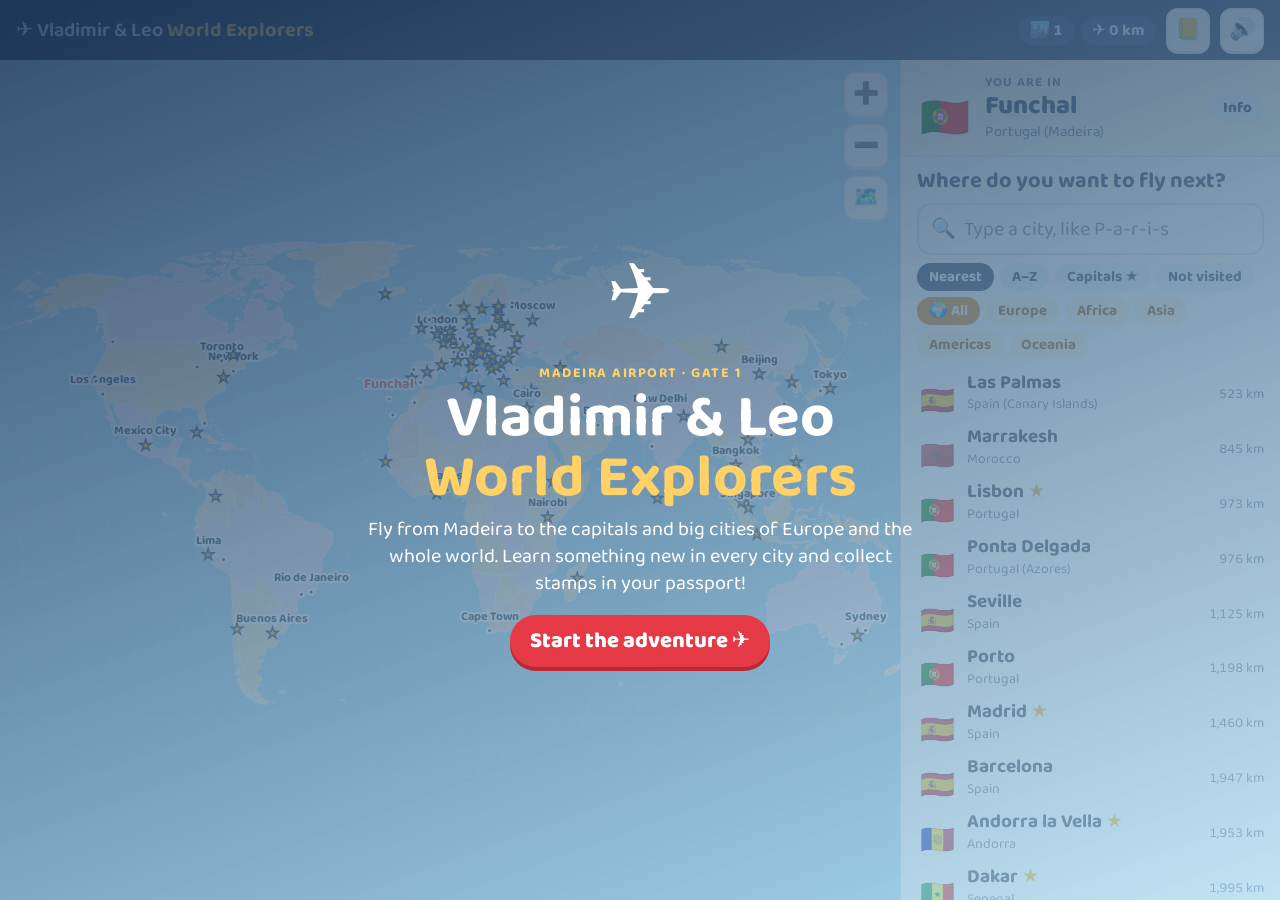
<file: vladimir-and-leo/index.html>
<!doctype html>
<html lang="en">
<head>
<meta charset="utf-8">
<meta name="viewport" content="width=device-width, initial-scale=1, viewport-fit=cover">
<title>Vladimir &amp; Leo World Explorers</title>
<meta name="description" content="A kids' travel game: fly from Madeira Airport to the big cities of Europe and the world and learn about each one.">
<link rel="icon" href="data:image/svg+xml,<svg xmlns='http://www.w3.org/2000/svg' viewBox='0 0 100 100'><text y='.9em' font-size='90'>✈️</text></svg>">
<link rel="preconnect" href="https://fonts.googleapis.com">
<link rel="preconnect" href="https://fonts.gstatic.com" crossorigin>
<link href="https://fonts.googleapis.com/css2?family=Baloo+2:wght@500;600;700;800&display=swap" rel="stylesheet">
<link rel="stylesheet" href="style.css">
</head>
<body>

<!-- Ecranul de start -->
<div class="overlay start" id="start">
  <div class="start-card">
    <div class="start-plane" aria-hidden="true">✈️</div>
    <p class="eyebrow">Madeira Airport · Gate 1</p>
    <h1>Vladimir &amp; Leo<br><span>World Explorers</span></h1>
    <p class="lead">Fly from Madeira to the capitals and big cities of Europe and the whole world. Learn something new in every city and collect stamps in your passport!</p>
    <div class="start-buttons">
      <button class="btn primary" id="start-btn">Start the adventure ✈️</button>
      <button class="btn ghost" id="new-btn" hidden>New journey from Madeira</button>
    </div>
  </div>
</div>

<div class="app" id="app">
  <header class="topbar">
    <div class="brand"><span aria-hidden="true">✈️</span> Vladimir &amp; Leo <b>World Explorers</b></div>
    <div class="chips">
      <span class="chip" id="chip-cities" title="Cities visited">🏙️ 1</span>
      <span class="chip" id="chip-km" title="Kilometers flown">✈️ 0 km</span>
    </div>
    <button class="icon" id="passport-btn" aria-label="Passport">📒</button>
    <button class="icon" id="sound-btn" aria-label="Sound">🔊</button>
  </header>

  <main class="main">
    <section class="map-wrap" id="map-wrap">
      <svg id="map" role="img" aria-label="World map with cities"></svg>
      <div class="tooltip" id="tooltip" hidden></div>
      <div class="map-controls">
        <button class="icon" id="zoom-in" aria-label="Zoom in">➕</button>
        <button class="icon" id="zoom-out" aria-label="Zoom out">➖</button>
        <button class="icon" id="zoom-home" aria-label="Show the whole world">🗺️</button>
      </div>
      <button class="btn primary map-fly" id="map-fly" hidden></button>
    </section>

    <aside class="panel" id="panel">
      <div class="here">
        <div class="here-flag" id="here-flag"></div>
        <div>
          <div class="label">You are in</div>
          <div class="here-name" id="here-name"></div>
          <div class="here-country" id="here-country"></div>
        </div>
        <button class="btn small" id="info-btn">Info</button>
      </div>

      <div id="choose">
        <h2>Where do you want to fly next?</h2>
        <div class="search">
          <span aria-hidden="true">🔍</span>
          <input id="search" type="search" placeholder="Type a city, like P-a-r-i-s" autocomplete="off" aria-label="Search for a city">
        </div>
        <div class="filters" role="group" aria-label="Sort and filter">
          <button class="filter on" data-sort="near">Nearest</button>
          <button class="filter" data-sort="az">A–Z</button>
          <button class="filter" data-sort="capitals">Capitals ★</button>
          <button class="filter" data-sort="new">Not visited</button>
        </div>
        <div class="filters regions" role="group" aria-label="Continent">
          <button class="filter on" data-region="all">🌍 All</button>
          <button class="filter" data-region="Europe">Europe</button>
          <button class="filter" data-region="Africa">Africa</button>
          <button class="filter" data-region="Asia">Asia</button>
          <button class="filter" data-region="Americas">Americas</button>
          <button class="filter" data-region="Oceania">Oceania</button>
        </div>
        <ul class="list" id="list" role="listbox" aria-label="Cities"></ul>
      </div>

      <div class="boarding" id="boarding" hidden>
        <div class="ticket">
          <div class="ticket-top">BOARDING PASS · Vladimir &amp; Leo</div>
          <div class="ticket-route">
            <div><small>From</small><b id="b-from"></b></div>
            <div class="ticket-plane" aria-hidden="true">✈️</div>
            <div><small>To</small><b id="b-to"></b></div>
          </div>
          <div class="ticket-info" id="b-info"></div>
          <div class="progress"><div id="b-progress"></div></div>
        </div>
      </div>
    </aside>
  </main>
</div>

<!-- Cardul orașului -->
<div class="overlay" id="city-card" hidden>
  <div class="card city">
    <div class="stamp" id="stamp" aria-hidden="true"></div>
    <div class="city-emoji" id="c-emoji"></div>
    <p class="eyebrow" id="c-eyebrow"></p>
    <h2 id="c-title"></h2>
    <div class="city-meta">
      <span class="city-flag" id="c-flag"></span>
      <span id="c-country"></span>
      <span class="tag" id="c-capital" hidden>★ Capital city</span>
    </div>
    <p class="airport-note" id="c-airport" hidden></p>
    <div class="hello" id="c-hello"></div>
    <ul class="facts" id="c-facts"></ul>
    <p class="food" id="c-food"></p>
    <div class="card-buttons">
      <button class="btn primary" id="next-btn">Where next? ✈️</button>
      <button class="btn ghost" id="card-passport">📒 Passport</button>
    </div>
  </div>
</div>

<!-- Pașaportul -->
<div class="overlay" id="passport" hidden>
  <div class="card passport">
    <button class="close" id="passport-close" aria-label="Close">✕</button>
    <div class="passport-head">
      <div class="passport-emblem" aria-hidden="true">🌍</div>
      <div>
        <p class="eyebrow">Explorer passport</p>
        <h2>Vladimir &amp; Leo</h2>
      </div>
    </div>
    <div class="stats" id="p-stats"></div>
    <h3>Badges</h3>
    <div class="badges" id="p-badges"></div>
    <h3>Stamps</h3>
    <div class="stamps" id="p-stamps"></div>
  </div>
</div>

<canvas id="confetti" aria-hidden="true"></canvas>

<script src="vendor/d3.min.js"></script>
<script src="vendor/topojson-client.min.js"></script>
<script src="data/world-50m.js"></script>
<script src="data/cities.js"></script>
<script src="data/world-cities.js"></script>
<script src="game.js"></script>
</body>
</html>
</file>
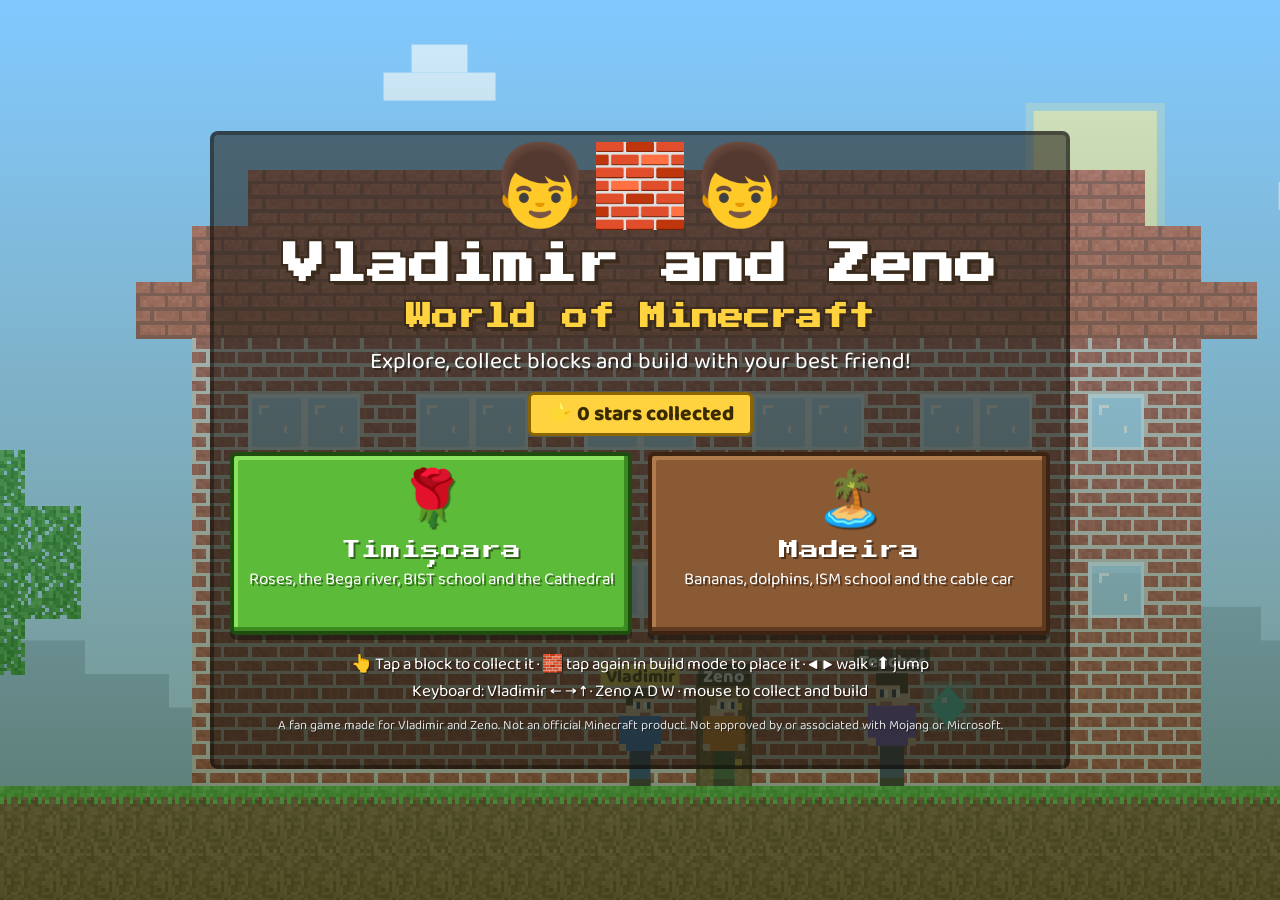
<file: vladimir-and-zeno/index.html>
<!doctype html>
<html lang="en">
<head>
<meta charset="utf-8">
<meta name="viewport" content="width=device-width, initial-scale=1, viewport-fit=cover">
<title>Vladimir and Zeno - World of Minecraft</title>
<meta name="description" content="A gentle block-building fan game for kids: explore Timișoara and Madeira with Vladimir and Zeno.">
<link rel="icon" href="data:image/svg+xml,<svg xmlns='http://www.w3.org/2000/svg' viewBox='0 0 100 100'><text y='.9em' font-size='90'>🧱</text></svg>">
<link rel="preconnect" href="https://fonts.googleapis.com">
<link rel="preconnect" href="https://fonts.gstatic.com" crossorigin>
<link href="https://fonts.googleapis.com/css2?family=Baloo+2:wght@500;700;800&family=Press+Start+2P&display=swap" rel="stylesheet">
<style>
/* Layout: lumea de blocuri e un canvas pe tot ecranul; meniul, HUD-ul și butoanele sunt straturi HTML deasupra. */
:root {
  --sky: #8fd3ff;
  --grass: #5dbb3a;
  --grass-dark: #3c8a22;
  --dirt: #8a5a35;
  --panel: rgba(28, 22, 16, 0.78);
  --panel-solid: #3b2b1d;
  --ink: #fffaf0;
  --muted: #e6d9c2;
  --gold: #ffd23f;
  --font: 'Baloo 2', 'Comic Sans MS', system-ui, sans-serif;
  --pixel: 'Press Start 2P', 'Courier New', monospace;
}
* { box-sizing: border-box; }
html, body {
  margin: 0;
  height: 100%;
  overflow: hidden;
  background: var(--sky);
  color: var(--ink);
  font-family: var(--font);
  -webkit-tap-highlight-color: transparent;
  overscroll-behavior: none;
}
button {
  font-family: inherit;
  color: inherit;
  border: none;
  cursor: pointer;
  -webkit-user-select: none;
  user-select: none;
  touch-action: none;
}
button:focus-visible { outline: 3px solid var(--gold); outline-offset: 2px; }
[hidden] { display: none !important; }

#world {
  position: fixed;
  inset: 0;
  width: 100%;
  height: 100%;
  display: block;
  touch-action: none;
  image-rendering: pixelated;
}

/* Butoanele „din blocuri” */
.block-btn {
  background: var(--grass);
  border: 4px solid #1f4d10;
  box-shadow: inset -4px -4px 0 var(--grass-dark), inset 4px 4px 0 #8be35f, 0 5px 0 rgba(0, 0, 0, 0.35);
  border-radius: 6px;
  color: #fff;
  text-shadow: 2px 2px 0 rgba(0, 0, 0, 0.45);
}
.block-btn:active { transform: translateY(3px); box-shadow: inset -4px -4px 0 var(--grass-dark), inset 4px 4px 0 #8be35f; }
.block-btn.dirt { background: var(--dirt); border-color: #3d2412; box-shadow: inset -4px -4px 0 #5e3b20, inset 4px 4px 0 #b07a4c, 0 5px 0 rgba(0, 0, 0, 0.35); }
.block-btn.stone { background: #8c8c8c; border-color: #3b3b3b; box-shadow: inset -4px -4px 0 #666, inset 4px 4px 0 #b5b5b5, 0 5px 0 rgba(0, 0, 0, 0.35); }

/* ---------- meniul principal ---------- */
.screen {
  position: fixed;
  inset: 0;
  overflow-y: auto;
  display: grid;
  place-items: center;
  padding: 16px;
  background: linear-gradient(rgba(143, 211, 255, 0.35), rgba(30, 60, 20, 0.55));
}
.menu {
  width: 100%;
  max-width: 860px;
  text-align: center;
  background: rgba(28, 22, 16, 0.55);
  border: 4px solid rgba(0, 0, 0, 0.35);
  border-radius: 8px;
  padding: 16px;
}
.title {
  font-family: var(--pixel);
  font-size: clamp(20px, 5.4vw, 42px);
  line-height: 1.35;
  margin: 6px 0 4px;
  color: #fff;
  text-shadow: 4px 4px 0 #3b2b1d, -2px -2px 0 #3b2b1d, 2px -2px 0 #3b2b1d, -2px 2px 0 #3b2b1d;
  text-wrap: balance;
}
.title small {
  display: block;
  font-size: 0.62em;
  color: var(--gold);
  margin-top: 6px;
}
.heroes { font-size: clamp(48px, 12vw, 80px); line-height: 1; }
.subtitle { font-size: clamp(18px, 4vw, 23px); color: #fff; text-shadow: 2px 2px 0 rgba(0, 0, 0, 0.4); margin: 8px 0 12px; }
.stars {
  display: inline-block;
  background: var(--gold);
  color: #3a2a00;
  font-weight: 800;
  font-size: 21px;
  padding: 2px 16px;
  border: 3px solid #8a6500;
  border-radius: 6px;
  margin-bottom: 16px;
}
.world-grid { display: grid; grid-template-columns: repeat(auto-fit, minmax(240px, 1fr)); gap: 16px; }
.world-btn {
  display: flex;
  flex-direction: column;
  align-items: center;
  gap: 2px;
  padding: 16px 12px 14px;
}
.world-btn .emoji { font-size: 54px; line-height: 1.1; }
.world-btn .name { font-family: var(--pixel); font-size: 20px; margin: 6px 0 4px; }
.world-btn .desc { font-size: 17px; }
.world-btn .done { font-size: 16px; color: var(--gold); min-height: 22px; }
.how { font-size: 17px; color: #fff; text-shadow: 1px 1px 0 rgba(0, 0, 0, 0.5); margin: 16px 0 6px; }
.disclaimer { font-size: 13px; color: #f3f3f3; opacity: 0.9; margin-top: 10px; text-shadow: 1px 1px 0 rgba(0, 0, 0, 0.5); }

/* ---------- HUD ---------- */
.topbar {
  position: fixed;
  top: 0;
  left: 0;
  right: 0;
  display: flex;
  align-items: center;
  gap: 8px;
  padding: calc(8px + env(safe-area-inset-top, 0px)) 10px 6px;
  pointer-events: none;
}
.topbar > * { pointer-events: auto; }
.icon-btn {
  width: 48px;
  height: 48px;
  flex: none;
  font-size: 23px;
  display: grid;
  place-items: center;
  padding: 0;
}
.quest {
  flex: 1;
  min-width: 0;
  background: var(--panel);
  border: 3px solid rgba(0, 0, 0, 0.5);
  border-radius: 6px;
  padding: 3px 12px;
  line-height: 1.1;
}
.quest-small { font-size: 14px; color: var(--muted); }
.quest-big {
  font-size: clamp(17px, 4.2vw, 25px);
  font-weight: 800;
  color: var(--gold);
  white-space: nowrap;
  overflow: hidden;
  text-overflow: ellipsis;
}
.counter {
  flex: none;
  background: var(--panel);
  border: 3px solid rgba(0, 0, 0, 0.5);
  border-radius: 6px;
  font-weight: 800;
  font-size: 20px;
  padding: 2px 10px;
}
.who-btn {
  flex: none;
  height: 48px;
  padding: 0 10px;
  font-size: 17px;
  font-weight: 800;
}

.pad {
  position: fixed;
  bottom: calc(12px + env(safe-area-inset-bottom, 0px));
  display: flex;
  gap: 10px;
}
.pad.left { left: 12px; }
.pad.right { right: 12px; }
.pad button { width: 70px; height: 70px; font-size: 30px; padding: 0; }

.hotbar {
  position: fixed;
  left: 50%;
  transform: translateX(-50%);
  bottom: calc(12px + env(safe-area-inset-bottom, 0px));
  display: flex;
  align-items: center;
  gap: 4px;
  background: var(--panel);
  border: 3px solid rgba(0, 0, 0, 0.6);
  border-radius: 6px;
  padding: 4px;
  max-width: calc(100% - 340px);
  overflow-x: auto;
}
.mode-btn { width: 56px; height: 56px; font-size: 26px; padding: 0; flex: none; }
.slot {
  position: relative;
  width: 48px;
  height: 48px;
  flex: none;
  background: rgba(255, 255, 255, 0.12);
  border: 3px solid rgba(0, 0, 0, 0.5);
  border-radius: 4px;
  padding: 3px;
}
.slot img { width: 100%; height: 100%; image-rendering: pixelated; display: block; }
.slot span {
  position: absolute;
  right: 2px;
  bottom: 0;
  font-weight: 800;
  font-size: 15px;
  text-shadow: 1px 1px 0 #000, -1px -1px 0 #000;
}
.slot.selected { border-color: var(--gold); background: rgba(255, 210, 63, 0.3); }
.slot-empty { font-size: 15px; color: var(--muted); padding: 0 8px; white-space: nowrap; }

.toast {
  position: fixed;
  left: 50%;
  top: calc(76px + env(safe-area-inset-top, 0px));
  transform: translateX(-50%);
  background: var(--panel-solid);
  border: 3px solid rgba(0, 0, 0, 0.6);
  border-radius: 6px;
  padding: 6px 16px;
  font-size: 20px;
  font-weight: 700;
  text-align: center;
  max-width: calc(100% - 32px);
  pointer-events: none;
}

/* ---------- carduri ---------- */
.overlay {
  position: fixed;
  inset: 0;
  display: grid;
  place-items: center;
  padding: 16px;
  background: rgba(0, 0, 0, 0.4);
  z-index: 5;
}
.card {
  width: 100%;
  max-width: 480px;
  background: var(--panel-solid);
  border: 4px solid #1c130b;
  box-shadow: inset -5px -5px 0 #2a1d12, inset 5px 5px 0 #5a4430, 0 8px 0 rgba(0, 0, 0, 0.4);
  border-radius: 8px;
  padding: 20px;
  text-align: center;
  animation: pop 0.4s ease-out;
}
@keyframes pop { from { transform: scale(0.4); opacity: 0; } to { transform: scale(1); opacity: 1; } }
.card .big { font-size: 80px; line-height: 1; }
.card h2 { font-family: var(--pixel); font-size: 20px; line-height: 1.5; color: var(--gold); margin: 10px 0; }
.card p { font-size: 20px; margin: 6px 0 16px; }
.btn-row { display: flex; flex-wrap: wrap; gap: 12px; justify-content: center; }
.btn-row button { font-size: 22px; font-weight: 800; padding: 8px 20px; }

#confetti { position: fixed; inset: 0; width: 100%; height: 100%; pointer-events: none; z-index: 20; }

@media (max-width: 700px) {
  .hotbar { bottom: calc(96px + env(safe-area-inset-bottom, 0px)); max-width: calc(100% - 24px); }
  .pad button { width: 64px; height: 64px; }
  .who-btn .who-name { display: none; }
  .icon-btn { width: 44px; height: 44px; font-size: 20px; }
  .counter { font-size: 17px; padding: 2px 6px; }
}
@media (max-width: 560px) {
  .topbar { flex-wrap: wrap; }
  .quest { order: 5; flex-basis: 100%; }
  .counter { flex: 1; text-align: center; }
}
@media (prefers-reduced-motion: reduce) { .card { animation: none; } }
</style>
</head>
<body>

<canvas id="world" aria-label="A world made of blocks"></canvas>

<!-- Meniul principal -->
<section class="screen" id="menu">
  <div class="menu">
    <div class="heroes" aria-hidden="true">👦🧱👦</div>
    <h1 class="title">Vladimir and Zeno<small>World of Minecraft</small></h1>
    <p class="subtitle">Explore, collect blocks and build with your best friend!</p>
    <div class="stars" id="total-stars">⭐ 0</div>
    <div class="world-grid">
      <button class="world-btn block-btn" data-world="timisoara">
        <span class="emoji">🌹</span>
        <span class="name">Timișoara</span>
        <span class="desc">Roses, the Bega river, BIST school and the Cathedral</span>
        <span class="done" id="done-timisoara"></span>
      </button>
      <button class="world-btn block-btn dirt" data-world="madeira">
        <span class="emoji">🏝️</span>
        <span class="name">Madeira</span>
        <span class="desc">Bananas, dolphins, ISM school and the cable car</span>
        <span class="done" id="done-madeira"></span>
      </button>
    </div>
    <p class="how">👆 Tap a block to collect it · 🧱 tap again in build mode to place it · ◀ ▶ walk · ⬆ jump<br>
      Keyboard: Vladimir ← → ↑ · Zeno A D W · mouse to collect and build</p>
    <p class="disclaimer">A fan game made for Vladimir and Zeno. Not an official Minecraft product. Not approved by or associated with Mojang or Microsoft.</p>
  </div>
</section>

<!-- HUD -->
<div id="hud" hidden>
  <div class="topbar">
    <button class="icon-btn block-btn stone" id="home-btn" aria-label="Menu">🏠</button>
    <div class="quest">
      <div class="quest-small" id="quest-small"></div>
      <div class="quest-big" id="quest-big"></div>
    </div>
    <div class="counter" id="stars">⭐ 0</div>
    <button class="who-btn block-btn" id="who-btn" aria-label="Switch player"></button>
    <button class="icon-btn block-btn stone" id="sound-btn" aria-label="Sound">🔊</button>
  </div>

  <div class="pad left">
    <button class="block-btn stone" id="left-btn" aria-label="Walk left">◀</button>
    <button class="block-btn stone" id="right-btn" aria-label="Walk right">▶</button>
  </div>
  <div class="hotbar" id="hotbar">
    <button class="mode-btn block-btn" id="mode-btn" aria-label="Collect or build">⛏️</button>
    <div id="slots" style="display:flex;gap:4px"></div>
  </div>
  <div class="pad right">
    <button class="block-btn stone" id="say-btn" aria-label="Say it again">🗣️</button>
    <button class="block-btn" id="jump-btn" aria-label="Jump">⬆</button>
  </div>
  <div class="toast" id="toast" hidden></div>
</div>

<!-- Planșă terminată -->
<div class="overlay" id="done" hidden>
  <div class="card">
    <div class="big">🏆</div>
    <h2 id="done-title"></h2>
    <p id="done-text"></p>
    <div class="btn-row">
      <button class="block-btn" id="keep-btn">Keep building 🧱</button>
      <button class="block-btn dirt" id="menu-btn">Menu 🏠</button>
    </div>
  </div>
</div>

<canvas id="confetti" aria-hidden="true"></canvas>

<script>
/* Vladimir and Zeno — o lume de blocuri, fără violență: explorezi, aduni blocuri și construiești. */
(function () {
  'use strict';

  // ---------------------------------------------------------------------------
  // Utilitare
  // ---------------------------------------------------------------------------
  const $ = function (id) { return document.getElementById(id); };
  function rng(seed) {
    return function () {
      seed |= 0; seed = seed + 0x6D2B79F5 | 0;
      let t = Math.imul(seed ^ seed >>> 15, 1 | seed);
      t = t + Math.imul(t ^ t >>> 7, 61 | t) ^ t;
      return ((t ^ t >>> 14) >>> 0) / 4294967296;
    };
  }
  function store(key, val) {
    try {
      if (val === undefined) return JSON.parse(localStorage.getItem(key));
      localStorage.setItem(key, JSON.stringify(val));
    } catch (e) { return null; }
    return null;
  }

  // ---------------------------------------------------------------------------
  // Voce (engleză, voce de femeie dacă există) și sunete
  // ---------------------------------------------------------------------------
  const FEMALE = /female|woman|libby|sonia|maisie|hazel|susan|zira|jenny|aria|ava|emma|michelle|natasha|clara|samantha|karen|moira|tessa|serena|kate|fiona|victoria|allison|martha|catherine|joanna|salli|kimberly|kendra|amy|olivia/i;
  const MALE = /\bmale|guy|ryan|thomas|daniel|george|alex|fred|arthur|oliver|david|mark|james|william|christopher|eric|roger|brian|matthew|joey|justin/i;
  let voice = null, voiceFemale = false;
  function pickVoice() {
    if (!('speechSynthesis' in window)) return;
    const en = speechSynthesis.getVoices().filter(function (v) { return /^en(-|_|$)/i.test(v.lang); });
    function prefer(list) {
      return list.find(function (v) { return /en[-_]GB/i.test(v.lang); }) ||
        list.find(function (v) { return /en[-_]US/i.test(v.lang); }) || list[0] || null;
    }
    voice = prefer(en.filter(function (v) { return FEMALE.test(v.name) && !/\bmale\b/i.test(v.name); }));
    voiceFemale = !!voice;
    if (!voice) voice = prefer(en.filter(function (v) { return !MALE.test(v.name); })) || prefer(en);
  }
  if ('speechSynthesis' in window) { pickVoice(); speechSynthesis.onvoiceschanged = pickVoice; }

  let soundOn = true;
  let lastSpoken = '';
  function speak(text) {
    lastSpoken = text;
    if (!soundOn || !('speechSynthesis' in window)) return;
    speechSynthesis.cancel();
    const u = new SpeechSynthesisUtterance(text);
    u.lang = voice ? voice.lang : 'en-GB';
    if (voice) u.voice = voice;
    u.rate = 0.9;
    u.pitch = voiceFemale ? 1.1 : 1.35;
    speechSynthesis.speak(u);
  }

  let audio = null;
  function initAudio() {
    if (audio) { if (audio.state === 'suspended') audio.resume(); return; }
    try { audio = new (window.AudioContext || window.webkitAudioContext)(); } catch (e) { audio = null; }
  }
  function tone(freq, start, dur, type, vol) {
    if (!soundOn || !audio) return;
    const t0 = audio.currentTime + start;
    const o = audio.createOscillator();
    const g = audio.createGain();
    o.type = type || 'square';
    o.frequency.value = freq;
    g.gain.setValueAtTime(0.0001, t0);
    g.gain.exponentialRampToValueAtTime(vol || 0.08, t0 + 0.01);
    g.gain.exponentialRampToValueAtTime(0.0001, t0 + dur);
    o.connect(g).connect(audio.destination);
    o.start(t0);
    o.stop(t0 + dur + 0.05);
  }
  const sfx = {
    pop: function () { tone(520, 0, 0.07, 'square', 0.06); tone(780, 0.04, 0.08, 'square', 0.05); },
    place: function () { tone(220, 0, 0.08, 'square', 0.07); },
    jump: function () { tone(400, 0, 0.06, 'triangle', 0.06); tone(600, 0.03, 0.06, 'triangle', 0.05); },
    gem: function () { [880, 1175, 1568].forEach(function (f, i) { tone(f, i * 0.06, 0.15, 'triangle', 0.12); }); },
    quest: function () { [523, 659, 784, 1047].forEach(function (f, i) { tone(f, i * 0.1, 0.25, 'square', 0.07); }); },
    win: function () { [523, 659, 784, 659, 784, 1047, 1319].forEach(function (f, i) { tone(f, i * 0.13, 0.3, 'square', 0.07); }); },
    animal: function () { tone(330, 0, 0.12, 'triangle', 0.1); tone(440, 0.1, 0.15, 'triangle', 0.1); },
    splash: function () { tone(180, 0, 0.12, 'sine', 0.12); }
  };

  // ---------------------------------------------------------------------------
  // Blocurile
  // ---------------------------------------------------------------------------
  const B = {
    AIR: 0, GRASS: 1, DIRT: 2, STONE: 3, LOG: 4, LEAVES: 5, SAND: 6, WATER: 7, BRICK: 8, PLANKS: 9,
    GLASS: 10, WHITE: 11, ROOF: 12, CROOF: 13, GOLD: 14, ROSE: 15, BANANA: 16, FLOWER: 17, BEDROCK: 18,
    COBBLE: 19, YELLOW: 20, BLUE: 21, PINK: 22, DOOR: 23, LAMP: 24, BASALT: 25, BLEAF: 26, PALM: 27,
    LADDER: 28, CREAM: 29, BIRD: 30
  };
  const NAMES = {
    1: 'Grass', 2: 'Dirt', 3: 'Stone', 4: 'Wood', 5: 'Leaves', 6: 'Sand', 8: 'Bricks', 9: 'Planks', 10: 'Glass',
    11: 'White wall', 12: 'Roof tiles', 13: 'Colorful roof', 14: 'Gold', 15: 'Rose', 16: 'Banana', 17: 'Flower',
    19: 'Cobblestone', 20: 'Yellow wall', 21: 'Blue wall', 22: 'Pink wall', 23: 'Door', 24: 'Lamp', 25: 'Volcanic rock',
    26: 'Banana leaf', 27: 'Banana trunk', 28: 'Ladder', 29: 'Cream wall', 30: 'Bird of paradise flower'
  };
  // Doar blocurile din stratul din față pot fi solide.
  const SOLID = {};
  [1, 2, 3, 6, 8, 9, 10, 11, 12, 13, 14, 18, 19, 20, 21, 22, 25, 29, 4, 5].forEach(function (b) { SOLID[b] = true; });
  // Ce primești când aduni un bloc.
  const DROP = { 1: 2, 4: 9 };

  const TEX = {};
  const ICON = {};
  (function makeTextures() {
    function canvas16() { const c = document.createElement('canvas'); c.width = c.height = 16; return c; }
    function noise(ctx, base, vary, seed, alphaMask) {
      const r = rng(seed);
      for (let y = 0; y < 16; y++) {
        for (let x = 0; x < 16; x++) {
          if (alphaMask && !alphaMask(x, y)) continue;
          const k = (r() - 0.5) * vary;
          ctx.fillStyle = 'rgb(' + clamp(base[0] + k) + ',' + clamp(base[1] + k) + ',' + clamp(base[2] + k) + ')';
          ctx.fillRect(x, y, 1, 1);
        }
      }
    }
    function clamp(v) { return Math.max(0, Math.min(255, Math.round(v))); }
    function px(ctx, color, list) { ctx.fillStyle = color; list.forEach(function (p) { ctx.fillRect(p[0], p[1], p[2] || 1, p[3] || 1); }); }
    const P = {};
    P[B.DIRT] = function (c) { noise(c, [134, 90, 54], 40, 2); px(c, '#6b4428', [[3, 4], [11, 9], [6, 13], [13, 2]]); };
    P[B.GRASS] = function (c) {
      P[B.DIRT](c);
      noise(c, [93, 187, 58], 40, 1, function (x, y) { return y < 3 || (y < 5 && (x * 7 + 3) % 5 < 2); });
    };
    P[B.STONE] = function (c) { noise(c, [140, 140, 140], 36, 3); px(c, '#6e6e6e', [[2, 3, 3, 1], [9, 7, 4, 1], [4, 12, 3, 1], [12, 13, 2, 1]]); };
    P[B.LOG] = function (c) {
      noise(c, [120, 84, 48], 30, 4);
      for (let x = 1; x < 16; x += 4) px(c, '#5c3d20', [[x, 0, 1, 16]]);
    };
    P[B.LEAVES] = function (c) {
      const r = rng(5);
      noise(c, [60, 150, 45], 60, 5, function () { return r() > 0.12; });
    };
    P[B.SAND] = function (c) { noise(c, [232, 214, 150], 26, 6); };
    P[B.WATER] = function (c) { noise(c, [58, 132, 230], 18, 7); };
    P[B.BRICK] = function (c) {
      noise(c, [176, 74, 56], 26, 8);
      c.fillStyle = '#d8cfc4';
      for (let y = 3; y < 16; y += 4) c.fillRect(0, y, 16, 1);
      for (let y = 0; y < 16; y += 4) {
        const off = (y / 4) % 2 ? 4 : 0;
        for (let x = off; x < 16; x += 8) c.fillRect(x, y, 1, 3);
      }
    };
    P[B.PLANKS] = function (c) {
      noise(c, [184, 140, 84], 24, 9);
      c.fillStyle = '#7d5a2f';
      for (let y = 3; y < 16; y += 4) c.fillRect(0, y, 16, 1);
      px(c, '#7d5a2f', [[5, 0, 1, 3], [11, 4, 1, 3], [3, 8, 1, 3], [9, 12, 1, 3]]);
    };
    P[B.GLASS] = function (c) {
      c.fillStyle = 'rgba(190,230,255,0.55)'; c.fillRect(0, 0, 16, 16);
      c.fillStyle = '#e8f6ff'; c.fillRect(0, 0, 16, 1); c.fillRect(0, 15, 16, 1); c.fillRect(0, 0, 1, 16); c.fillRect(15, 0, 1, 16);
      px(c, '#ffffff', [[3, 3, 1, 3], [4, 3, 2, 1], [10, 9, 1, 2]]);
    };
    P[B.WHITE] = function (c) { noise(c, [238, 236, 228], 14, 11); };
    P[B.ROOF] = function (c) {
      noise(c, [196, 84, 52], 22, 12);
      c.fillStyle = '#8f3a22';
      for (let y = 3; y < 16; y += 4) c.fillRect(0, y, 16, 1);
      for (let y = 0; y < 16; y += 4) { const off = (y / 4) % 2 ? 0 : 4; for (let x = off; x < 16; x += 8) c.fillRect(x, y, 1, 3); }
    };
    P[B.CROOF] = function (c) {
      // Acoperișul colorat al Catedralei din Timișoara: romburi verzi, galbene și roșii.
      const cols = ['#2f8f4e', '#e8b923', '#b8432c', '#2f8f4e'];
      for (let y = 0; y < 16; y++) {
        for (let x = 0; x < 16; x++) {
          const d = (Math.abs((x % 8) - 4) + Math.abs((y % 8) - 4));
          c.fillStyle = cols[(Math.floor(x / 8) + Math.floor(y / 8) + (d < 3 ? 1 : 0)) % 4];
          c.fillRect(x, y, 1, 1);
        }
      }
    };
    P[B.GOLD] = function (c) { noise(c, [246, 204, 54], 30, 14); px(c, '#fff4a8', [[2, 2, 4, 1], [2, 3, 1, 3], [10, 10, 3, 1]]); };
    P[B.ROSE] = function (c) {
      px(c, '#2f8f2f', [[7, 7, 2, 9], [4, 10, 3, 2], [9, 12, 3, 2]]);
      px(c, '#e0233c', [[5, 2, 6, 5]]);
      px(c, '#ff5c74', [[6, 3, 2, 2], [9, 4, 1, 1]]);
      px(c, '#a5112a', [[5, 6, 6, 1], [8, 2, 1, 4]]);
    };
    P[B.BANANA] = function (c) {
      px(c, '#3e8f2a', [[7, 0, 2, 4]]);
      px(c, '#f6d53b', [[4, 4, 3, 9], [7, 5, 3, 9], [10, 4, 2, 8]]);
      px(c, '#c9a520', [[4, 12, 3, 1], [7, 13, 3, 1], [10, 11, 2, 1]]);
      px(c, '#5c3d20', [[5, 13, 1, 1], [8, 14, 1, 1]]);
    };
    P[B.FLOWER] = function (c) {
      px(c, '#2f8f2f', [[7, 8, 2, 8], [9, 11, 3, 2]]);
      px(c, '#ffd23f', [[5, 3, 6, 5], [4, 4, 8, 3]]);
      px(c, '#e07b00', [[7, 5, 2, 2]]);
    };
    P[B.BIRD] = function (c) {
      // Floarea pasărea-paradisului, simbol al Madeirei.
      px(c, '#2f8f2f', [[7, 9, 2, 7]]);
      px(c, '#3b6fd9', [[5, 7, 6, 2]]);
      px(c, '#ff8a1f', [[8, 2, 2, 5], [10, 3, 2, 4], [6, 4, 2, 3]]);
      px(c, '#ffd23f', [[9, 1, 1, 2]]);
    };
    P[B.BEDROCK] = function (c) { noise(c, [70, 70, 74], 50, 18); };
    P[B.COBBLE] = function (c) {
      noise(c, [150, 150, 150], 20, 19);
      c.fillStyle = '#6f6f6f';
      [[0, 4, 16, 1], [0, 10, 16, 1], [5, 0, 1, 4], [12, 4, 1, 6], [3, 10, 1, 6], [10, 10, 1, 6]].forEach(function (r) { c.fillRect(r[0], r[1], r[2], r[3]); });
    };
    P[B.YELLOW] = function (c) { noise(c, [246, 214, 110], 16, 20); };
    P[B.BLUE] = function (c) { noise(c, [130, 180, 236], 16, 21); };
    P[B.PINK] = function (c) { noise(c, [244, 168, 190], 16, 22); };
    P[B.DOOR] = function (c) {
      noise(c, [124, 82, 44], 20, 23);
      px(c, '#5c3d20', [[0, 0, 16, 1], [0, 0, 1, 16], [15, 0, 1, 16], [7, 0, 2, 16]]);
      px(c, '#ffd23f', [[11, 8, 2, 2]]);
    };
    P[B.LAMP] = function (c) {
      px(c, '#2e2e2e', [[7, 6, 2, 10], [5, 15, 6, 1]]);
      px(c, '#2e2e2e', [[4, 0, 8, 1], [4, 6, 8, 1], [4, 0, 1, 7], [11, 0, 1, 7]]);
      px(c, '#fff3a0', [[5, 1, 6, 5]]);
    };
    P[B.BASALT] = function (c) { noise(c, [84, 78, 74], 30, 25); px(c, '#5a524d', [[3, 3, 4, 1], [9, 9, 4, 1], [5, 13, 3, 1]]); };
    P[B.BLEAF] = function (c) {
      px(c, '#3e9f2f', [[0, 6, 16, 3], [2, 4, 5, 2], [9, 4, 5, 2], [0, 9, 4, 3], [12, 9, 4, 3]]);
      px(c, '#2c7a20', [[0, 7, 16, 1]]);
    };
    P[B.PALM] = function (c) {
      px(c, '#8a6a3c', [[6, 0, 4, 16]]);
      px(c, '#6b4f2a', [[6, 3, 4, 1], [6, 8, 4, 1], [6, 13, 4, 1]]);
    };
    P[B.LADDER] = function (c) {
      px(c, '#9c6d3a', [[2, 0, 2, 16], [12, 0, 2, 16]]);
      px(c, '#b8874e', [[2, 2, 12, 2], [2, 7, 12, 2], [2, 12, 12, 2]]);
    };
    P[B.CREAM] = function (c) { noise(c, [236, 214, 170], 16, 29); };
    Object.keys(P).forEach(function (k) {
      const c = canvas16();
      P[k](c.getContext('2d'));
      TEX[k] = c;
      ICON[k] = c.toDataURL();
    });
  })();

  // ---------------------------------------------------------------------------
  // Lumile (planșele)
  // ---------------------------------------------------------------------------
  const H = 40;
  let world = null;

  function makeWorld(w) {
    return {
      w: w,
      fg: new Uint8Array(w * H),
      bg: new Uint8Array(w * H),
      surface: new Int16Array(w),
      signs: [],
      zones: {},
      gems: [],
      animals: [],
      npcs: [],
      cable: null,
      quests: [],
      start: 5,
      sky: ['#7cc8ff', '#c9ecff']
    };
  }
  function getFg(c, r) { return c < 0 || c >= world.w || r < 0 || r >= H ? (r < 0 ? 0 : B.BEDROCK) : world.fg[r * world.w + c]; }
  function setFg(c, r, b) { if (c >= 0 && c < world.w && r >= 0 && r < H) world.fg[r * world.w + c] = b; }
  function getBg(c, r) { return c < 0 || c >= world.w || r < 0 || r >= H ? 0 : world.bg[r * world.w + c]; }
  function setBg(c, r, b) { if (c >= 0 && c < world.w && r >= 0 && r < H) world.bg[r * world.w + c] = b; }

  function column(c, top, topBlock, below) {
    world.surface[c] = top;
    for (let r = top; r < H; r++) {
      let b = r === top ? topBlock : r < top + 4 ? (below || B.DIRT) : B.STONE;
      if (r === H - 1) b = B.BEDROCK;
      setFg(c, r, b);
    }
  }
  function water(c, r0, r1) { for (let r = r0; r <= r1; r++) if (getFg(c, r) === B.AIR) setFg(c, r, B.WATER); }
  function tree(c, base, h) {
    for (let r = base - h; r < base; r++) setBg(c, r, B.LOG);
    const top = base - h;
    for (let dc = -2; dc <= 2; dc++) {
      for (let dr = -2; dr <= 1; dr++) {
        if (Math.abs(dc) === 2 && (dr === -2 || dr === 1)) continue;
        if (dc === 0 && dr >= 0) continue;
        if (getBg(c + dc, top + dr) === B.AIR) setBg(c + dc, top + dr, B.LEAVES);
      }
    }
  }
  function bananaTree(c, base) {
    for (let r = base - 3; r < base; r++) setBg(c, r, B.PALM);
    for (let dc = -2; dc <= 2; dc++) setBg(c + dc, base - 4, B.BLEAF);
    setBg(c - 1, base - 5, B.BLEAF); setBg(c + 1, base - 5, B.BLEAF);
    setBg(c + 1, base - 3, B.BANANA);
  }
  // Clădire în fundal (personajele trec prin fața ei).
  function building(x0, w, h, wall, roof, ground, opts) {
    opts = opts || {};
    const top = ground - h;
    for (let c = x0; c < x0 + w; c++) {
      for (let r = top; r < ground; r++) setBg(c, r, wall);
    }
    for (let r = top + 1; r < ground - 2; r += 3) {
      for (let c = x0 + 1; c < x0 + w - 1; c += 3) {
        setBg(c, r, B.GLASS);
        if (c + 1 < x0 + w - 1) setBg(c + 1, r, B.GLASS);
      }
    }
    const door = x0 + Math.floor(w / 2);
    setBg(door, ground - 1, B.DOOR); setBg(door, ground - 2, B.DOOR);
    if (opts.flatRoof) {
      for (let c = x0 - 1; c <= x0 + w; c++) setBg(c, top - 1, roof);
    } else {
      // Acoperiș în trepte
      let l = x0 - 1, rgt = x0 + w, r = top - 1;
      while (l <= rgt) {
        for (let c = l; c <= rgt; c++) setBg(c, r, roof);
        l++; rgt--; r--;
        if (opts.maxRoof && top - 1 - r >= opts.maxRoof) break;
      }
    }
    return door;
  }
  function sign(x, y, text, color) { world.signs.push({ x: x, y: y, text: text, color: color || '#6b4a2b' }); }

  // ---------- Timișoara ----------
  function buildTimisoara() {
    world = makeWorld(210);
    world.name = 'Timișoara';
    world.key = 'timisoara';
    world.sky = ['#79c4ff', '#d4efff'];
    world.skyline = '#9cbfd8';
    const G = 28;
    for (let c = 0; c < world.w; c++) {
      let top = G;
      if (c >= 160) top = G - Math.round(Math.max(0, Math.sin((c - 160) / 7)) * 2);
      if (c >= 81 && c <= 91) { column(c, 32, B.SAND); water(c, 28, 31); continue; }
      const street = (c >= 52 && c <= 79) || (c >= 93 && c <= 131);
      column(c, top, street ? B.COBBLE : B.GRASS);
    }
    setFg(80, 28, B.STONE); setFg(92, 28, B.STONE);

    // Parcul Rozelor
    [3, 12, 27].forEach(function (c) { tree(c, G, 4); });
    [5, 7, 9, 14, 16, 18, 21, 23, 25].forEach(function (c) { setBg(c, G - 1, B.ROSE); });
    sign(15, 23.6, 'Rose Park', '#b8432c');

    // Școala BIST
    const bistDoor = building(32, 18, 8, B.BRICK, B.ROOF, G, { maxRoof: 3 });
    sign(bistDoor + 0.5, 24.3, 'BIST', '#1f4fa8');
    world.npcs.push({ x: bistDoor + 3.5, y: G, name: 'Teacher', shirt: '#7b4fd6', hair: '#3a2416', zone: 'bist' });

    // Case colorate (ca în Piața Unirii)
    building(54, 7, 6, B.YELLOW, B.ROOF, G);
    building(63, 7, 6, B.BLUE, B.ROOF, G);
    building(72, 7, 6, B.PINK, B.ROOF, G);
    [52, 61, 70, 79].forEach(function (c) { setBg(c, G - 1, B.LAMP); });

    // Bega
    sign(86, 25.2, 'Bega river', '#1f6fb8');

    // Opera
    const operaTop = G - 9;
    building(96, 19, 9, B.WHITE, B.STONE, G, { flatRoof: true });
    for (let c = 103; c <= 107; c++) setBg(c, operaTop - 2, B.STONE);
    setBg(105, operaTop - 3, B.STONE);
    sign(105.5, 22.3, 'Opera', '#7a2a7a');

    // Piața Victoriei
    sign(123, 24, 'Victory Square', '#6b4a2b');
    [117, 122, 127, 131].forEach(function (c) { setBg(c, G - 1, B.LAMP); });
    [119, 120, 124, 125, 129].forEach(function (c) { setBg(c, G - 1, B.FLOWER); });

    // Catedrala Mitropolitană, cu acoperișul ei colorat
    for (let c = 133; c <= 151; c++) for (let r = 20; r < G; r++) setBg(c, r, (r % 3 === 0) ? B.BRICK : B.CREAM);
    for (let r = 21; r < G - 2; r += 3) for (let c = 135; c <= 149; c += 3) setBg(c, r, B.GLASS);
    setBg(142, G - 1, B.DOOR); setBg(142, G - 2, B.DOOR);
    let l = 132, rr = 152;
    for (let r = 19; r >= 17; r--) { for (let c = l; c <= rr; c++) setBg(c, r, B.CROOF); l++; rr--; }
    for (let c = 140; c <= 144; c++) for (let r = 9; r <= 16; r++) setBg(c, r, B.CREAM);
    setBg(141, 11, B.GLASS); setBg(143, 11, B.GLASS); setBg(142, 14, B.GLASS);
    [[139, 145, 8], [140, 144, 7], [141, 143, 6]].forEach(function (s) { for (let c = s[0]; c <= s[1]; c++) setBg(c, s[2], B.CROOF); });
    setBg(142, 5, B.GOLD); setBg(142, 4, B.GOLD);
    [[133, 135], [149, 151]].forEach(function (t) {
      for (let c = t[0]; c <= t[1]; c++) for (let r = 13; r <= 16; r++) setBg(c, r, B.CREAM);
      for (let c = t[0] - 0; c <= t[1]; c++) setBg(c, 12, B.CROOF);
      setBg(t[0] + 1, 11, B.CROOF); setBg(t[0] + 1, 10, B.GOLD);
    });
    sign(142.5, 24.3, 'Metropolitan Cathedral', '#2f8f4e');

    // Parcul de la capăt
    [158, 166, 175, 184, 193, 202].forEach(function (c) { tree(c, world.surface[c], 4 + (c % 2)); });
    [161, 170, 179, 188, 197].forEach(function (c) { setBg(c, world.surface[c] - 1, B.ROSE); });
    [163, 172, 181, 199].forEach(function (c) { setBg(c, world.surface[c] - 1, B.FLOWER); });

    [10, 45, 66, 86, 110, 125, 160, 172, 186, 200].forEach(function (c, i) {
      world.gems.push({ x: c + 0.5, y: (c >= 81 && c <= 91 ? 27.2 : world.surface[c] - 1.3), got: false, phase: i });
    });

    world.animals.push(
      { type: 'sheep', x: 8, range: [2, 29] }, { type: 'sheep', x: 20, range: [2, 29] },
      { type: 'cat', x: 60, range: [53, 78] }, { type: 'chicken', x: 170, range: [156, 205] },
      { type: 'chicken', x: 190, range: [156, 205] }, { type: 'dog', x: 120, range: [115, 131] },
      { type: 'bird', x: 140, range: [120, 165], fly: 9 }, { type: 'bird', x: 30, range: [5, 60], fly: 13 }
    );

    world.zones = {
      bist: { x0: 32, x1: 50, y0: 17, y1: 29, label: 'BIST' },
      bega: { x0: 92, x1: 96, y0: 18, y1: 29, label: 'Bega' },
      opera: { x0: 96, x1: 115, y0: 15, y1: 29, label: 'Opera' },
      cathedral: { x0: 132, x1: 153, y0: 3, y1: 29, label: 'Cathedral' }
    };
    world.start = 6;
    world.quests = [
      { type: 'zone', zone: 'bist', text: 'Walk to BIST school',
        say: 'Welcome to Timișoara! Let\'s walk to B I S T school. Follow the yellow arrow!',
        done: 'Here is B I S T school! Say hello to the teacher.' },
      { type: 'collect', block: B.ROSE, count: 5, icon: B.ROSE, text: 'Pick 5 roses in the Rose Park',
        say: 'Timișoara is the city of roses! The teacher would love 5 roses. Walk back to the Rose Park and tap a rose to pick it.',
        done: 'Wonderful, 5 roses!' },
      { type: 'zone', zone: 'bist', text: 'Bring the roses to BIST',
        say: 'Now bring the roses to the teacher at B I S T.',
        done: 'Thank you, Vladimir and Zeno! The roses are beautiful!' },
      { type: 'zone', zone: 'bega', text: 'Cross the Bega river',
        say: 'Let\'s cross the Bega river. You can swim, or build a bridge with your blocks!',
        done: 'You crossed the Bega river!' },
      { type: 'zone', zone: 'opera', text: 'Visit the Opera',
        say: 'Now walk to the Opera, in Victory Square.',
        done: 'This is the Opera. People come here to listen to music.' },
      { type: 'zone', zone: 'cathedral', text: 'Visit the Cathedral',
        say: 'Look at the colorful roof of the Metropolitan Cathedral! Let\'s go there.',
        done: 'The Cathedral has a green, yellow and red roof. So pretty!' },
      { type: 'gems', count: 3, text: 'Find 3 shiny gems',
        say: 'Can you find 3 shiny gems? Look in the park and around the city!',
        done: 'You found the gems!' }
    ];
  }

  // ---------- Madeira ----------
  function buildMadeira() {
    world = makeWorld(220);
    world.name = 'Madeira';
    world.key = 'madeira';
    world.sky = ['#5fb8ff', '#e0f5ff'];
    world.skyline = '#8fcfa0';
    const SEA = 27;
    for (let c = 0; c < world.w; c++) {
      let top;
      if (c < 20 || c >= 207) { column(c, 33, B.SAND); water(c, SEA, 32); continue; }
      if (c <= 23) { column(c, 28, B.SAND); continue; }
      if (c <= 59) top = 28;
      else if (c <= 110) top = Math.round(28 - 16 * Math.pow((c - 60) / 50, 2));
      else if (c <= 128) top = (c >= 116 && c <= 123) ? 10 : 11;
      else if (c <= 140) top = Math.round(11 + (c - 128) * 0.25);
      else if (c <= 147) { column(c, 28, B.SAND); water(c, 25, 27); continue; }
      else if (c <= 150) top = 27 - (c - 148);
      else if (c <= 192) top = 24 + Math.round(Math.sin(c / 5));
      else if (c <= 194) top = c === 193 ? 24 : 23;
      else top = 22;
      column(c, top, top <= 14 ? B.BASALT : B.GRASS, top <= 14 ? B.BASALT : B.DIRT);
    }

    // Debarcaderul și delfinii
    for (let c = 10; c <= 19; c++) setFg(c, SEA, B.PLANKS);
    for (let c = 11; c <= 19; c += 4) for (let r = SEA + 1; r <= 32; r++) setBg(c, r, B.LOG);
    sign(15, 23.5, 'Dolphin pier', '#1f6fb8');

    // Funchal: case albe cu acoperiș portocaliu și școala ISM
    building(25, 6, 5, B.WHITE, B.ROOF, 28);
    const ismDoor = building(33, 17, 8, B.WHITE, B.ROOF, 28, { maxRoof: 3 });
    for (let c = 33; c < 50; c++) setBg(c, 20, B.BLUE);
    sign(ismDoor + 0.5, 24.3, 'ISM', '#c0392b');
    world.npcs.push({ x: ismDoor + 3.5, y: 28, name: 'Teacher', shirt: '#e67e22', hair: '#5a3418', zone: 'ism' });
    building(51, 5, 5, B.PINK, B.ROOF, 28);
    [24, 32, 50].forEach(function (c) { setBg(c, 27, B.BIRD); });

    // Telecabina: stația de jos și cea de sus
    for (let r = 22; r < 28; r++) { setBg(56, r, B.PLANKS); setBg(60, r, B.PLANKS); }
    for (let c = 55; c <= 61; c++) setBg(c, 21, B.ROOF);
    sign(58, 19.6, 'Cable car', '#6b4a2b');
    for (let c = 117; c <= 123; c++) setFg(c, 9, B.PLANKS);
    for (let r = 4; r < 9; r++) { setBg(117, r, B.PLANKS); setBg(123, r, B.PLANKS); }
    for (let c = 116; c <= 124; c++) setBg(c, 3, B.ROOF);
    sign(112, 6.2, 'Pico Ruivo', '#5a524d');
    world.cable = { ax: 58, ay: 28, bx: 120, by: 9, t: 0, dir: 1, wait: 2, riders: [] };

    // Plantația de banane pe deal
    [63, 68, 73, 78, 83, 88, 93, 98].forEach(function (c) { bananaTree(c, world.surface[c]); });
    sign(80, world.surface[80] - 7.5, 'Banana farm', '#c79a00');

    // Cascada (levada) și scara
    for (let r = 14; r <= 27; r++) setFg(141, r, B.LADDER);
    for (let r = 14; r <= 24; r++) setFg(142, r, B.WATER);
    sign(145.5, 18, 'Waterfall', '#1f6fb8');

    // Pădurea de lauri și florile
    [154, 162, 170, 178, 186].forEach(function (c) { tree(c, world.surface[c], 5); });
    [157, 166, 174, 182, 190].forEach(function (c) { setBg(c, world.surface[c] - 1, B.BIRD); });
    [159, 168, 176, 188].forEach(function (c) { setBg(c, world.surface[c] - 1, B.FLOWER); });

    // Farul
    for (let r = 13; r <= 21; r++) for (let c = 199; c <= 201; c++) setBg(c, r, Math.floor((r - 13) / 2) % 2 ? B.ROOF : B.WHITE);
    for (let c = 199; c <= 201; c++) { setBg(c, 12, B.GLASS); setBg(c, 11, B.GLASS); setBg(c, 10, B.ROOF); }
    setBg(200, 11, B.LAMP);
    setBg(200, 9, B.ROOF);
    sign(196, 17, 'Lighthouse', '#c0392b');
    for (let r = 22; r <= 32; r++) setFg(207, r, B.LADDER);

    [13, 30, 46, 70, 95, 113, 135, 165, 185, 203].forEach(function (c, i) {
      world.gems.push({ x: c + 0.5, y: c < 20 ? 25.8 : world.surface[c] - 1.3, got: false, phase: i });
    });

    world.animals.push(
      { type: 'gull', x: 10, range: [0, 40], fly: 18 }, { type: 'gull', x: 205, range: [190, 219], fly: 16 },
      { type: 'gull', x: 45, range: [25, 70], fly: 14 },
      { type: 'lizard', x: 130, range: [124, 139] }, { type: 'lizard', x: 170, range: [152, 192] },
      { type: 'cat', x: 40, range: [26, 55] },
      { type: 'dolphin', x: 6, range: [1, 9] }, { type: 'dolphin', x: 212, range: [209, 218] }
    );

    world.zones = {
      ism: { x0: 33, x1: 50, y0: 17, y1: 29, label: 'ISM' },
      pier: { x0: 10, x1: 20, y0: 18, y1: 28, label: 'Dolphins' },
      peak: { x0: 112, x1: 126, y0: 2, y1: 11, label: 'Pico Ruivo' },
      waterfall: { x0: 141, x1: 148, y0: 13, y1: 29, label: 'Waterfall' },
      lighthouse: { x0: 195, x1: 205, y0: 8, y1: 23, label: 'Lighthouse' }
    };
    world.start = 30;
    world.quests = [
      { type: 'zone', zone: 'ism', text: 'Walk to ISM school',
        say: 'Welcome to Madeira, the flower island! Let\'s visit I S M school. Follow the yellow arrow!',
        done: 'Here is I S M school! Say hello to the teacher.' },
      { type: 'collect', block: B.BANANA, count: 5, icon: B.BANANA, text: 'Pick 5 bananas on the hill',
        say: 'Madeira has yummy bananas! Walk up the hill and pick 5 bananas from the banana trees.',
        done: 'Five bananas, yummy!' },
      { type: 'zone', zone: 'ism', text: 'Bring the bananas to ISM',
        say: 'Now bring the bananas to the teacher at I S M.',
        done: 'Thank you! Bananas for everybody!' },
      { type: 'zone', zone: 'pier', text: 'Say hello to the dolphins',
        say: 'Let\'s walk to the pier by the sea and say hello to the dolphins!',
        done: 'Hello, dolphins! Look how they jump!' },
      { type: 'zone', zone: 'peak', text: 'Ride the cable car up the mountain',
        say: 'Walk into the cable car and ride it all the way up to the mountain!',
        done: 'You are on top of Pico Ruivo, a very high mountain!' },
      { type: 'zone', zone: 'waterfall', text: 'Find the waterfall',
        say: 'Now find the waterfall. Walk to the right and slide down into the water!',
        done: 'Splash! What a beautiful waterfall!' },
      { type: 'zone', zone: 'lighthouse', text: 'Visit the lighthouse',
        say: 'The last mission: walk through the forest to the lighthouse by the sea!',
        done: 'The lighthouse helps ships find their way at night.' }
    ];
  }

  // ---------------------------------------------------------------------------
  // Personajele
  // ---------------------------------------------------------------------------
  const PW = 0.7, PH = 1.75;
  const heroes = [
    { name: 'Vladimir', shirt: '#2f6fe0', pants: '#2b3a67', hair: '#3a2416', skin: '#f2c9a0' },
    { name: 'Zeno', shirt: '#ef7d1a', pants: '#3b4a2b', hair: '#a8743a', skin: '#f5d0ab' }
  ];
  heroes.forEach(function (h) {
    h.x = 0; h.y = 0; h.vx = 0; h.vy = 0; h.facing = 1; h.onGround = false; h.inWater = false;
    h.walk = 0; h.input = { left: false, right: false, jump: false }; h.lastControl = -99; h.riding = false;
    h.jumpBuffer = 0; h.coyote = 0;
  });
  let active = 0;

  function overlaps(x, y) {
    const c0 = Math.floor(x - PW / 2 + 1e-4), c1 = Math.floor(x + PW / 2 - 1e-4);
    const r0 = Math.floor(y - PH + 1e-4), r1 = Math.floor(y - 1e-4);
    for (let r = r0; r <= r1; r++) for (let c = c0; c <= c1; c++) if (SOLID[getFg(c, r)]) return true;
    return false;
  }
  function tileAtBody(h, b) {
    const c = Math.floor(h.x), r0 = Math.floor(h.y - PH + 0.2), r1 = Math.floor(h.y - 0.1);
    for (let r = r0; r <= r1; r++) if (getFg(c, r) === b) return true;
    return false;
  }

  function stepHero(h, dt, now) {
    if (h.riding) return;
    const inp = h.input;
    const dir = (inp.right ? 1 : 0) - (inp.left ? 1 : 0);
    if (dir) h.facing = dir;
    const speed = h.inWater ? 3.2 : 5.2;
    h.vx += (dir * speed - h.vx) * Math.min(1, dt * 14);
    const onLadder = tileAtBody(h, B.LADDER);
    const wasInWater = h.inWater;
    h.inWater = tileAtBody(h, B.WATER);
    if (h.inWater && !wasInWater && h.vy > 4) { sfx.splash(); splash(h.x, h.y - 0.5); }
    if (h.inWater && !wasInWater && h === heroes[active] && !game.swimHint) {
      game.swimHint = true;
      toast('🏊 Hold ⬆ to swim up!');
      speak('Splash! Hold the jump button to swim up.');
    }

    h.jumpBuffer = inp.jump ? 0.15 : Math.max(0, h.jumpBuffer - dt);
    h.coyote = h.onGround ? 0.1 : Math.max(0, h.coyote - dt);

    if (onLadder) {
      h.vy = inp.jump ? -4.5 : 2;
    } else if (h.inWater) {
      h.vy += 9 * dt;
      if (inp.jump) h.vy = Math.max(h.vy - 30 * dt, -5);
      h.vy = Math.min(h.vy, 3);
    } else {
      h.vy += 32 * dt;
      if (h.jumpBuffer > 0 && h.coyote > 0) {
        h.vy = -12.2;
        h.jumpBuffer = 0; h.coyote = 0;
        if (h === heroes[active]) sfx.jump();
      }
      h.vy = Math.min(h.vy, 20);
    }

    // Mișcarea pe orizontală, cu urcare automată pe o treaptă de un bloc
    const ox = h.x;
    h.x += h.vx * dt;
    if (overlaps(h.x, h.y)) {
      if ((h.onGround || h.inWater) && !overlaps(h.x, h.y - 1.01)) {
        h.y -= 1.01;
      } else {
        if (h.vx > 0) h.x = Math.floor(h.x + PW / 2) - PW / 2 - 1e-3;
        else h.x = Math.floor(h.x - PW / 2) + 1 + PW / 2 + 1e-3;
        if (overlaps(h.x, h.y)) h.x = ox;
        h.vx = 0;
      }
    }
    h.x = Math.max(PW / 2, Math.min(world.w - PW / 2, h.x));

    // Mișcarea pe verticală
    h.y += h.vy * dt;
    if (overlaps(h.x, h.y)) {
      if (h.vy > 0) h.y = Math.floor(h.y);
      else h.y = Math.floor(h.y - PH) + 1 + PH;
      if (overlaps(h.x, h.y)) h.y -= 1;
      h.vy = 0;
    }
    h.onGround = overlaps(h.x, h.y + 0.06);
    if (Math.abs(h.vx) > 0.3 && h.onGround) h.walk += dt * Math.abs(h.vx) * 2.2;
  }

  // Prietenul care nu e controlat merge după celălalt.
  function followAI(f, leader) {
    const inp = f.input;
    inp.left = inp.right = inp.jump = false;
    if (f.riding) return;
    const dx = leader.x - leader.facing * 1.4 - f.x;
    const dist = Math.hypot(leader.x - f.x, leader.y - f.y);
    if (dist > 13 || (leader.riding && dist > 6) ) {
      if (!leader.riding) teleportNear(f, leader);
      return;
    }
    if (Math.abs(dx) > 0.8) {
      if (dx > 0) inp.right = true; else inp.left = true;
      const ahead = Math.floor(f.x + (dx > 0 ? 0.8 : -0.8));
      const r = Math.floor(f.y - 0.5);
      if (SOLID[getFg(ahead, r)] || SOLID[getFg(ahead, r - 1)]) inp.jump = true;
    }
    if (f.inWater || leader.y < f.y - 1.5) inp.jump = true;
  }
  function teleportNear(f, leader) {
    for (let k = 1; k <= 4; k++) {
      const x = leader.x - leader.facing * k;
      if (!overlaps(x, leader.y)) { f.x = x; f.y = leader.y; f.vx = f.vy = 0; poof(f.x, f.y - 0.8); return; }
    }
    f.x = leader.x; f.y = leader.y; f.vx = f.vy = 0;
  }

  // ---------------------------------------------------------------------------
  // Telecabina (Madeira)
  // ---------------------------------------------------------------------------
  const CAB_W = 2.4, CAB_H = 2.3;
  function cablePos(cb) { return [cb.ax + (cb.bx - cb.ax) * cb.t, cb.ay + (cb.by - cb.ay) * cb.t]; }
  function stepCable(dt) {
    const cb = world.cable;
    if (!cb) return;
    if (cb.wait > 0) {
      cb.wait -= dt;
      const p = cablePos(cb);
      // Urcăm pe cine intră în cabină cât stă în stație.
      heroes.forEach(function (h) {
        if (h.riding || h.boardCooldown > 0) return;
        if (Math.abs(h.x - p[0]) < CAB_W / 2 + 0.2 && h.y > p[1] - CAB_H - 0.5 && h.y < p[1] + 0.6) {
          h.riding = true; cb.riders.push(h);
          if (h === heroes[active]) { toast('🚡 All aboard!'); speak('All aboard! Here we go!'); }
          // Și prietenul vine cu noi.
          const other = heroes[1 - heroes.indexOf(h)];
          if (!other.riding) { other.riding = true; cb.riders.push(other); }
          cb.wait = Math.min(cb.wait, 0.8);
        }
      });
      if (cb.wait <= 0) cb.moving = true;
      return;
    }
    cb.t += cb.dir * dt / 11;
    if (cb.t >= 1 || cb.t <= 0) {
      cb.t = Math.max(0, Math.min(1, cb.t));
      cb.dir *= -1;
      cb.wait = 4;
      // Coborâm pasagerii pe platformă.
      cb.riders.forEach(function (h, i) {
        h.riding = false;
        h.boardCooldown = 2.5;
        if (cb.t >= 1) { h.x = cb.bx + 1.8 + i * 0.9; h.y = cb.by; }
        else { h.x = cb.ax - 2 - i * 0.9; h.y = cb.ay; }
        h.vx = h.vy = 0;
      });
      cb.riders = [];
    }
    const p = cablePos(cb);
    cb.riders.forEach(function (h, i) { h.x = p[0] - 0.45 + i * 0.9; h.y = p[1] - 0.15; h.vx = h.vy = 0; h.onGround = true; });
  }

  // ---------------------------------------------------------------------------
  // Animale (prietenoase) și profesori
  // ---------------------------------------------------------------------------
  const SOUNDS = { sheep: 'Baa!', cat: 'Meow!', chicken: 'Cluck!', dog: 'Woof!', bird: 'Tweet!', gull: 'Squawk!', lizard: 'Hello!', dolphin: 'Eee-eee!' };
  function initAnimals() {
    world.animals.forEach(function (a, i) {
      a.dir = i % 2 ? 1 : -1; a.t = Math.random() * 5; a.bubble = 0; a.pause = 0;
      a.y = surfaceY(a.x);
    });
  }
  function surfaceY(x) {
    const c = Math.floor(x);
    for (let r = 0; r < H; r++) { const b = getFg(c, r); if (SOLID[b] || b === B.WATER) return r; }
    return H;
  }
  function stepAnimals(dt) {
    world.animals.forEach(function (a) {
      a.t += dt;
      a.bubble = Math.max(0, a.bubble - dt);
      if (a.type === 'dolphin') {
        const ph = (a.t % 4) / 4;
        a.x = a.range[0] + (a.range[1] - a.range[0]) * (0.5 + 0.5 * Math.sin(a.t * 0.4));
        a.jump = ph < 0.35 ? Math.sin(ph / 0.35 * Math.PI) : 0;
        a.y = 27.6 - a.jump * 2.6;
        a.dir = Math.cos(a.t * 0.4) > 0 ? 1 : -1;
        return;
      }
      if (a.fly) {
        a.x += a.dir * dt * 2.2;
        if (a.x < a.range[0] || a.x > a.range[1]) a.dir *= -1;
        a.y = a.fly + Math.sin(a.t * 1.5) * 1.2;
        return;
      }
      if (a.pause > 0) { a.pause -= dt; }
      else {
        a.x += a.dir * dt * (a.type === 'lizard' ? 1.8 : 1.1);
        if (a.x < a.range[0] || a.x > a.range[1]) { a.dir *= -1; a.x = Math.max(a.range[0], Math.min(a.range[1], a.x)); }
        if (Math.random() < dt * 0.3) a.pause = 1 + Math.random() * 2;
      }
      const target = surfaceY(a.x);
      a.y += (target - a.y) * Math.min(1, dt * 10);
    });
  }

  // ---------------------------------------------------------------------------
  // Starea jocului și misiunile
  // ---------------------------------------------------------------------------
  const game = {
    playing: false,
    mode: 'mine',       // 'mine' | 'build'
    inventory: {},      // bloc → câte avem
    order: [],          // ordinea în care au apărut în inventar
    selected: null,
    questIdx: 0,
    collected: {},      // bloc → câte am adunat de la începutul misiunii curente
    gems: 0,
    stars: 0,
    time: 0,
    finished: false,
    bubble: null
  };

  function currentQuest() { return world && world.quests[game.questIdx] || null; }

  function startWorld(key) {
    initAudio();
    if (key === 'timisoara') buildTimisoara(); else buildMadeira();
    initAnimals();
    game.playing = true;
    game.inventory = {}; game.order = []; game.selected = null; game.mode = 'mine';
    game.questIdx = 0; game.collected = {}; game.gems = 0; game.stars = 0; game.finished = false; game.swimHint = false;
    heroes.forEach(function (h, i) {
      h.x = world.start + i * 1.2; h.y = world.surface[world.start] ; h.vx = h.vy = 0;
      h.riding = false; h.boardCooldown = 0; h.facing = 1; h.lastControl = -99;
    });
    active = 0;
    cam.x = heroes[0].x; cam.y = heroes[0].y - 3;
    $('menu').hidden = true;
    $('done').hidden = true;
    $('hud').hidden = false;
    updateWho(); updateHotbar(); updateMode(); updateStars();
    announceQuest();
  }

  function announceQuest() {
    const q = currentQuest();
    if (!q) return;
    $('quest-small').textContent = world.name + ' · Mission ' + (game.questIdx + 1) + ' of ' + world.quests.length;
    $('quest-big').textContent = q.text + (q.count ? ' (0/' + q.count + ')' : '');
    speak(q.say);
  }

  function questProgress() {
    const q = currentQuest();
    if (!q || game.finished) return;
    let done = false;
    if (q.type === 'zone') {
      const z = world.zones[q.zone];
      done = heroes.some(function (h) { return h.x >= z.x0 && h.x <= z.x1 && h.y >= z.y0 && h.y <= z.y1; });
    } else if (q.type === 'collect') {
      const n = game.collected[q.block] || 0;
      $('quest-big').textContent = q.text + ' (' + Math.min(n, q.count) + '/' + q.count + ')';
      done = n >= q.count;
    } else if (q.type === 'gems') {
      $('quest-big').textContent = q.text + ' (' + Math.min(game.gems, q.count) + '/' + q.count + ')';
      done = game.gems >= q.count;
    }
    if (!done) return;
    game.stars += 1;
    updateStars();
    sfx.quest();
    confetti(110);
    toast('⭐ ' + q.done);
    speak(q.done);
    game.questIdx++;
    if (game.questIdx >= world.quests.length) {
      game.finished = true;
      clearTimeout(game.announceTimer);
      game.announceTimer = setTimeout(finishWorld, 2600);
    } else {
      clearTimeout(game.announceTimer);
      game.announceTimer = setTimeout(function () { if (game.playing && currentQuest()) announceQuest(); }, 2600);
      $('quest-small').textContent = '⭐ Mission complete!';
    }
  }

  function finishWorld() {
    if (!game.playing) return;
    const total = (store('vz-stars') || 0) + game.stars;
    store('vz-stars', total);
    const done = store('vz-done') || {};
    done[world.key] = true;
    store('vz-done', done);
    game.stars = 0;
    $('done-title').textContent = world.name + ' complete!';
    $('done-text').textContent = 'Vladimir and Zeno finished every mission in ' + world.name + '! You have ' + total + ' stars in total.';
    $('done').hidden = false;
    $('quest-small').textContent = world.name;
    $('quest-big').textContent = 'Free building!';
    sfx.win();
    confetti(240);
    speak('Hooray! Vladimir and Zeno, you finished every mission in ' + world.name + '! You are super explorers!');
  }

  function goMenu() {
    clearTimeout(game.announceTimer);
    if (game.playing && game.stars) store('vz-stars', (store('vz-stars') || 0) + game.stars);
    game.playing = false;
    game.stars = 0;
    $('hud').hidden = true;
    $('done').hidden = true;
    $('menu').hidden = false;
    if ('speechSynthesis' in window) speechSynthesis.cancel();
    refreshMenu();
  }
  function refreshMenu() {
    $('total-stars').textContent = '⭐ ' + (store('vz-stars') || 0) + ' stars collected';
    const done = store('vz-done') || {};
    $('done-timisoara').textContent = done.timisoara ? '🏆 Completed!' : '';
    $('done-madeira').textContent = done.madeira ? '🏆 Completed!' : '';
  }

  // ---------------------------------------------------------------------------
  // Adunat și construit
  // ---------------------------------------------------------------------------
  const REACH = 5.5;
  function nearestHero(x, y) {
    let best = null, bd = 1e9;
    heroes.forEach(function (h) { const d = Math.hypot(h.x - x, h.y - 0.9 - y); if (d < bd) { bd = d; best = h; } });
    return [best, bd];
  }

  function tapWorld(wx, wy) {
    // Întâi animalele: le mângâiem
    for (const a of world.animals) {
      if (Math.abs(a.x - wx) < 0.9 && wy > a.y - 1.4 && wy < a.y + 0.4) { petAnimal(a); return; }
    }
    for (const n of world.npcs) {
      if (Math.abs(n.x - wx) < 0.6 && wy > n.y - 2 && wy < n.y) { talkNpc(n); return; }
    }
    const c = Math.floor(wx), r = Math.floor(wy);
    const nh = nearestHero(c + 0.5, r + 0.5);
    if (nh[1] > REACH) { toast('🚶 Too far! Walk closer.'); return; }
    if (game.mode === 'mine') mine(c, r); else place(c, r);
  }

  function mine(c, r) {
    const f = getFg(c, r);
    if (f && f !== B.WATER && f !== B.BEDROCK) {
      if (f !== B.LADDER && r > world.surface[c] + 3) { toast('That is too deep. Let\'s stay near the top!'); return; }
      setFg(c, r, B.AIR);
      collect(f, c, r);
      return;
    }
    const b = getBg(c, r);
    if (b) { setBg(c, r, B.AIR); collect(b, c, r); }
  }
  function collect(block, c, r) {
    const item = DROP[block] || block;
    if (!game.inventory[item]) { game.inventory[item] = 0; if (game.order.indexOf(item) < 0) game.order.push(item); }
    game.inventory[item]++;
    game.collected[block] = (game.collected[block] || 0) + 1;
    sfx.pop();
    burst(c + 0.5, r + 0.5, TEX[block], 10);
    updateHotbar();
    questProgress();
    if (block === B.ROSE || block === B.BANANA) floatText(c + 0.5, r, '+1 ' + NAMES[block]);
  }
  function place(c, r) {
    const item = game.selected;
    if (!item || !game.inventory[item]) { toast('Collect some blocks first! ⛏️'); return; }
    const cur = getFg(c, r);
    if (cur && cur !== B.WATER) return;
    if (r >= H - 1 || r < 1) return;
    if (SOLID[item]) {
      const blocked = heroes.some(function (h) {
        return c + 1 > h.x - PW / 2 && c < h.x + PW / 2 && r + 1 > h.y - PH && r < h.y;
      });
      if (blocked) return;
    }
    setFg(c, r, item);
    game.inventory[item]--;
    sfx.place();
    burst(c + 0.5, r + 0.5, TEX[item], 5);
    updateHotbar();
  }

  function petAnimal(a) {
    a.bubble = 1.6;
    sfx.animal();
    hearts(a.x, a.y - 1);
  }
  function talkNpc(n) {
    const q = currentQuest();
    const where = n.zone === 'bist' ? 'B I S T' : 'I S M';
    let text = 'Hello, Vladimir and Zeno! Welcome to ' + where + ' school!';
    if (q && q.type === 'collect') text = 'Hello! Can you bring me ' + q.count + ' ' + (q.block === B.ROSE ? 'roses' : 'bananas') + ', please?';
    n.bubble = 2.5;
    speak(text);
  }

  // ---------------------------------------------------------------------------
  // HUD
  // ---------------------------------------------------------------------------
  function updateWho() {
    const h = heroes[active];
    $('who-btn').innerHTML = '👦 <span class="who-name">' + h.name + '</span> 🔄';
    $('who-btn').style.background = h.shirt;
  }
  function updateStars() { $('stars').textContent = '⭐ ' + game.stars + '  💎 ' + game.gems; }
  function updateMode() {
    $('mode-btn').textContent = game.mode === 'mine' ? '⛏️' : '🧱';
    $('mode-btn').classList.toggle('dirt', game.mode === 'build');
  }
  function updateHotbar() {
    const slots = $('slots');
    slots.innerHTML = '';
    const items = game.order.filter(function (b) { return game.inventory[b] > 0; });
    if (game.selected && !game.inventory[game.selected]) game.selected = items[0] || null;
    if (!items.length) {
      const e = document.createElement('div');
      e.className = 'slot-empty';
      e.textContent = 'Tap blocks to collect them';
      slots.appendChild(e);
      return;
    }
    items.slice(-8).forEach(function (b) {
      const s = document.createElement('button');
      s.className = 'slot' + (game.selected === b && game.mode === 'build' ? ' selected' : '');
      s.setAttribute('aria-label', NAMES[b] + ', ' + game.inventory[b]);
      s.innerHTML = '<img alt="" src="' + ICON[b] + '"><span>' + game.inventory[b] + '</span>';
      s.addEventListener('click', function () {
        game.selected = b; game.mode = 'build';
        updateMode(); updateHotbar();
        toast('🧱 ' + NAMES[b] + ': tap where you want to place it');
      });
      slots.appendChild(s);
    });
  }
  function toast(text) {
    const t = $('toast');
    t.textContent = text;
    t.hidden = false;
    clearTimeout(toast.timer);
    toast.timer = setTimeout(function () { t.hidden = true; }, 2300);
  }

  // ---------------------------------------------------------------------------
  // Control
  // ---------------------------------------------------------------------------
  const keys = {};
  window.addEventListener('keydown', function (e) {
    if (!game.playing) return;
    keys[e.key.toLowerCase()] = true;
    if (['arrowleft', 'arrowright', 'arrowup', ' ', 'a', 'd', 'w'].indexOf(e.key.toLowerCase()) >= 0) { e.preventDefault(); initAudio(); }
    if (e.key === 'e' || e.key === 'E') { game.mode = game.mode === 'mine' ? 'build' : 'mine'; updateMode(); updateHotbar(); }
  });
  window.addEventListener('keyup', function (e) { keys[e.key.toLowerCase()] = false; });

  const touch = { left: false, right: false, jump: false };
  function holdButton(id, prop) {
    const el = $(id);
    el.addEventListener('pointerdown', function (e) { e.preventDefault(); initAudio(); touch[prop] = true; try { el.setPointerCapture(e.pointerId); } catch (err) { /* */ } });
    ['pointerup', 'pointercancel', 'lostpointercapture'].forEach(function (ev) { el.addEventListener(ev, function () { touch[prop] = false; }); });
  }
  holdButton('left-btn', 'left'); holdButton('right-btn', 'right'); holdButton('jump-btn', 'jump');

  function gatherInput(now) {
    const v = heroes[0], z = heroes[1];
    const kv = { left: !!keys.arrowleft, right: !!keys.arrowright, jump: !!keys.arrowup };
    const kz = { left: !!keys.a, right: !!keys.d, jump: !!keys.w };
    if (keys[' ']) { if (active === 0) kv.jump = true; else kz.jump = true; }
    const t = touch;
    const touchAny = t.left || t.right || t.jump;
    [[v, kv, 0], [z, kz, 1]].forEach(function (e) {
      const h = e[0], k = e[1], i = e[2];
      const fromTouch = i === active ? t : { left: false, right: false, jump: false };
      const any = k.left || k.right || k.jump;
      if (any) { h.lastControl = now; if (!touchAny && active !== i && !(heroes[active].lastControl > now - 2)) { active = i; updateWho(); } }
      if (i === active && touchAny) h.lastControl = now;
      h.input = { left: k.left || fromTouch.left, right: k.right || fromTouch.right, jump: k.jump || fromTouch.jump };
    });
    // Cine nu e controlat de nimeni vine după prietenul lui.
    heroes.forEach(function (h, i) {
      if (i !== active && now - h.lastControl > 2) followAI(h, heroes[active]);
    });
  }

  $('who-btn').addEventListener('click', function () {
    active = 1 - active;
    heroes[active].lastControl = game.time;
    updateWho();
    toast('Now you are ' + heroes[active].name + '!');
    speak('Now you are ' + heroes[active].name + '!');
  });
  $('mode-btn').addEventListener('click', function () {
    game.mode = game.mode === 'mine' ? 'build' : 'mine';
    if (game.mode === 'build' && !game.selected) game.selected = game.order.find(function (b) { return game.inventory[b] > 0; }) || null;
    updateMode(); updateHotbar();
    toast(game.mode === 'mine' ? '⛏️ Collect mode: tap a block to collect it' : '🧱 Build mode: tap an empty space to place a block');
  });
  $('say-btn').addEventListener('click', function () { if (lastSpoken) speak(lastSpoken); });
  $('sound-btn').addEventListener('click', function () {
    soundOn = !soundOn;
    $('sound-btn').textContent = soundOn ? '🔊' : '🔇';
    if (!soundOn && 'speechSynthesis' in window) speechSynthesis.cancel();
  });
  $('home-btn').addEventListener('click', goMenu);
  $('menu-btn').addEventListener('click', goMenu);
  $('keep-btn').addEventListener('click', function () { $('done').hidden = true; });
  document.querySelectorAll('.world-btn').forEach(function (b) {
    b.addEventListener('click', function () { startWorld(b.dataset.world); });
  });

  // ---------------------------------------------------------------------------
  // Canvas și cameră
  // ---------------------------------------------------------------------------
  const canvas = $('world');
  const ctx = canvas.getContext('2d');
  let W = 0, Hs = 0, DPR = 1, T = 32;
  const cam = { x: 0, y: 0 };
  function resize() {
    DPR = Math.min(window.devicePixelRatio || 1, 2);
    W = window.innerWidth; Hs = window.innerHeight;
    canvas.width = Math.round(W * DPR); canvas.height = Math.round(Hs * DPR);
    T = Math.max(22, Math.min(56, Math.round(Math.min(Hs / 15, W / 13))));
  }
  window.addEventListener('resize', resize);
  resize();
  function sx(x) { return (x - cam.x) * T + W / 2; }
  function sy(y) { return (y - cam.y) * T + Hs / 2; }

  canvas.addEventListener('pointerdown', function (e) {
    initAudio();
    if (!game.playing || !$('done').hidden) return;
    const wx = cam.x + (e.clientX - W / 2) / T;
    const wy = cam.y + (e.clientY - Hs / 2) / T;
    tapWorld(wx, wy);
  });

  // ---------------------------------------------------------------------------
  // Particule și efecte
  // ---------------------------------------------------------------------------
  const particles = [];
  function burst(x, y, tex, n) {
    for (let i = 0; i < n; i++) {
      particles.push({ x: x, y: y, vx: (Math.random() - 0.5) * 6, vy: -Math.random() * 6, life: 0.6, max: 0.6, tex: tex, s: 0.18 + Math.random() * 0.12, g: 18 });
    }
  }
  function hearts(x, y) { for (let i = 0; i < 4; i++) particles.push({ x: x + (Math.random() - 0.5), y: y, vx: (Math.random() - 0.5) * 1.5, vy: -2 - Math.random(), life: 1.2, max: 1.2, text: '💗', g: 0 }); }
  function poof(x, y) { for (let i = 0; i < 10; i++) particles.push({ x: x, y: y, vx: (Math.random() - 0.5) * 4, vy: (Math.random() - 0.5) * 4, life: 0.5, max: 0.5, color: '#ffffff', s: 0.25, g: 0 }); }
  function splash(x, y) { for (let i = 0; i < 12; i++) particles.push({ x: x, y: y, vx: (Math.random() - 0.5) * 5, vy: -3 - Math.random() * 4, life: 0.7, max: 0.7, color: '#bfe3ff', s: 0.15, g: 18 }); }
  function floatText(x, y, text) { particles.push({ x: x, y: y, vx: 0, vy: -1.5, life: 1.3, max: 1.3, text: text, g: 0, small: true }); }
  function stepParticles(dt) {
    for (let i = particles.length - 1; i >= 0; i--) {
      const p = particles[i];
      p.life -= dt;
      if (p.life <= 0) { particles.splice(i, 1); continue; }
      p.vy += p.g * dt; p.x += p.vx * dt; p.y += p.vy * dt;
    }
  }

  const confettiCanvas = $('confetti');
  const cctx = confettiCanvas.getContext('2d');
  let pieces = [], confettiRunning = false;
  function confetti(amount) {
    confettiCanvas.width = W * DPR; confettiCanvas.height = Hs * DPR;
    cctx.setTransform(DPR, 0, 0, DPR, 0, 0);
    const colors = ['#5dbb3a', '#ffd23f', '#e0233c', '#2f6fe0', '#ef7d1a', '#ffffff'];
    for (let i = 0; i < amount; i++) {
      pieces.push({ x: W / 2 + (Math.random() - 0.5) * W * 0.4, y: Hs * 0.35, vx: (Math.random() - 0.5) * 14, vy: -Math.random() * 14 - 4, r: Math.random() * 7 + 5, c: colors[Math.floor(Math.random() * colors.length)], life: 0 });
    }
    if (!confettiRunning) { confettiRunning = true; requestAnimationFrame(stepConfetti); }
  }
  function stepConfetti() {
    cctx.clearRect(0, 0, W, Hs);
    pieces = pieces.filter(function (p) { return p.y < Hs + 20 && p.life < 240; });
    pieces.forEach(function (p) {
      p.vy += 0.35; p.vx *= 0.99; p.x += p.vx; p.y += p.vy; p.life++;
      cctx.fillStyle = p.c; cctx.fillRect(Math.round(p.x), Math.round(p.y), p.r, p.r); // confetti pătrate, ca blocurile
    });
    if (pieces.length) requestAnimationFrame(stepConfetti);
    else { confettiRunning = false; cctx.clearRect(0, 0, W, Hs); }
  }

  // ---------------------------------------------------------------------------
  // Desenarea
  // ---------------------------------------------------------------------------
  const clouds = [];
  (function () { const r = rng(77); for (let i = 0; i < 14; i++) clouds.push({ x: r() * 260, y: 2 + r() * 10, w: 3 + Math.floor(r() * 5) }); })();

  function drawSky() {
    const g = ctx.createLinearGradient(0, 0, 0, Hs);
    g.addColorStop(0, world ? world.sky[0] : '#7cc8ff');
    g.addColorStop(1, world ? world.sky[1] : '#c9ecff');
    ctx.fillStyle = g;
    ctx.fillRect(0, 0, W, Hs);
    // soarele pătrat
    const s = T * 2.2;
    ctx.fillStyle = '#fff6a8';
    ctx.fillRect(W - s * 2, s * 0.9, s, s);
    ctx.fillStyle = 'rgba(255,246,168,0.35)';
    ctx.fillRect(W - s * 2 - 8, s * 0.9 - 8, s + 16, s + 16);
    // nori din blocuri, cu paralaxă
    ctx.fillStyle = 'rgba(255,255,255,0.92)';
    clouds.forEach(function (c) {
      const px = ((c.x - cam.x * 0.35 + game.time * 0.3) % 260 + 260) % 260 * T * 0.5 - T * 4;
      const py = (c.y - cam.y * 0.1) * T * 0.5 + 20;
      ctx.fillRect(px, py, c.w * T * 0.5, T * 0.5);
      ctx.fillRect(px + T * 0.5, py - T * 0.5, (c.w - 2) * T * 0.5, T * 0.5);
    });
    // dealuri / siluete în depărtare
    if (world) {
      ctx.fillStyle = world.skyline;
      const base = sy(28) - T * 0.2;
      for (let i = -2; i < W / (T * 1.5) + 2; i++) {
        const wx = i + Math.floor(cam.x * 0.3 / 1.5);
        const hgt = world.key === 'madeira' ? (4 + 3 * Math.sin(wx * 0.35) + 2 * Math.sin(wx * 0.9)) : (2 + ((wx * 7919) % 5));
        const x = i * T * 1.5 - (cam.x * 0.3 * T) % (T * 1.5);
        ctx.fillRect(x, base - hgt * T * 0.6, T * 1.5 + 1, hgt * T * 0.6 + Hs);
      }
    }
  }

  function drawTiles() {
    const c0 = Math.floor(cam.x - W / 2 / T) - 1, c1 = Math.ceil(cam.x + W / 2 / T) + 1;
    const r0 = Math.max(0, Math.floor(cam.y - Hs / 2 / T) - 1), r1 = Math.min(H - 1, Math.ceil(cam.y + Hs / 2 / T) + 1);
    ctx.imageSmoothingEnabled = false;
    for (let r = r0; r <= r1; r++) {
      for (let c = Math.max(0, c0); c <= Math.min(world.w - 1, c1); c++) {
        const x = Math.round(sx(c)), y = Math.round(sy(r));
        const b = getBg(c, r);
        if (b) ctx.drawImage(TEX[b], x, y, T + 1, T + 1);
        const f = getFg(c, r);
        if (f && f !== B.WATER) ctx.drawImage(TEX[f], x, y, T + 1, T + 1);
      }
    }
  }
  function drawWater() {
    const c0 = Math.max(0, Math.floor(cam.x - W / 2 / T) - 1), c1 = Math.min(world.w - 1, Math.ceil(cam.x + W / 2 / T) + 1);
    const r0 = Math.max(0, Math.floor(cam.y - Hs / 2 / T) - 1), r1 = Math.min(H - 1, Math.ceil(cam.y + Hs / 2 / T) + 1);
    for (let r = r0; r <= r1; r++) {
      for (let c = c0; c <= c1; c++) {
        if (getFg(c, r) !== B.WATER) continue;
        const x = Math.round(sx(c)), y = Math.round(sy(r));
        const top = getFg(c, r - 1) !== B.WATER;
        ctx.globalAlpha = 0.68;
        ctx.drawImage(TEX[B.WATER], x, y, T + 1, T + 1);
        ctx.globalAlpha = 1;
        if (top) {
          ctx.fillStyle = 'rgba(220,240,255,0.8)';
          const wave = Math.sin(game.time * 3 + c * 0.8) * T * 0.06;
          ctx.fillRect(x, y + T * 0.08 + wave, T + 1, Math.max(2, T * 0.08));
        }
      }
    }
  }

  function drawSigns() {
    world.signs.forEach(function (s) {
      const x = sx(s.x), y = sy(s.y);
      if (x < -300 || x > W + 300) return;
      const fs = Math.max(12, Math.round(T * 0.42));
      ctx.font = fs + 'px "Press Start 2P", monospace';
      const tw = ctx.measureText(s.text).width;
      const pw = tw + fs * 1.4, ph = fs * 2.1;
      ctx.fillStyle = '#3b2b1d';
      ctx.fillRect(x - pw / 2 - 3, y - ph / 2 - 3, pw + 6, ph + 6);
      ctx.fillStyle = s.color;
      ctx.fillRect(x - pw / 2, y - ph / 2, pw, ph);
      ctx.fillStyle = 'rgba(255,255,255,0.18)';
      ctx.fillRect(x - pw / 2, y - ph / 2, pw, 3);
      ctx.fillStyle = '#ffffff';
      ctx.textAlign = 'center';
      ctx.textBaseline = 'middle';
      ctx.fillText(s.text, x, y + 1);
    });
  }

  function drawGems() {
    world.gems.forEach(function (g) {
      if (g.got) return;
      const x = sx(g.x), y = sy(g.y + Math.sin(game.time * 3 + g.phase) * 0.15);
      if (x < -T || x > W + T) return;
      const s = T * 0.32;
      ctx.fillStyle = 'rgba(120,255,240,0.35)';
      ctx.fillRect(x - s * 1.4, y - s * 1.4, s * 2.8, s * 2.8);
      ctx.fillStyle = '#4ff0d8';
      ctx.beginPath(); ctx.moveTo(x, y - s * 1.2); ctx.lineTo(x + s, y); ctx.lineTo(x, y + s * 1.2); ctx.lineTo(x - s, y); ctx.closePath(); ctx.fill();
      ctx.fillStyle = '#d6fffa';
      ctx.fillRect(x - s * 0.35, y - s * 0.5, s * 0.3, s * 0.3);
    });
  }
  function checkGems() {
    world.gems.forEach(function (g) {
      if (g.got) return;
      if (heroes.some(function (h) { return Math.abs(h.x - g.x) < 0.8 && g.y > h.y - PH - 0.6 && g.y < h.y + 0.3; })) {
        g.got = true;
        game.gems++;
        game.stars++;
        updateStars();
        sfx.gem();
        floatText(g.x, g.y - 0.3, '+1 💎');
        questProgress();
      }
    });
  }

  // Personaj pixelat: cap, păr, ochi, tricou, pantaloni, mâini și picioare care se mișcă.
  function drawPerson(p, x, y, facing, walk, scale, label, active) {
    const u = T / 16 * (scale || 1);
    const bx = Math.round(sx(x)), by = Math.round(sy(y));
    const swing = Math.sin(walk) * 3;
    function rect(rx, ry, rw, rh, col) { ctx.fillStyle = col; ctx.fillRect(bx + rx * u * facing - (facing < 0 ? rw * u : 0), by + ry * u, rw * u, rh * u); }
    // picioare
    rect(-3 + 0, -10 + 0, 3, 10 - Math.max(0, swing) * 0.3, p.pants);
    rect(0, -10, 3, 10 - Math.max(0, -swing) * 0.3, p.pants);
    rect(-3, -2, 3, 2, '#3b2b1d'); rect(0, -2, 3, 2, '#3b2b1d');
    // corp
    rect(-4, -20, 8, 10, p.shirt);
    // mâini
    rect(-6, -20 + Math.round(swing * 0.5), 2, 8, p.shirt); rect(-6, -12 + Math.round(swing * 0.5), 2, 2, p.skin);
    rect(4, -20 - Math.round(swing * 0.5), 2, 8, p.shirt); rect(4, -12 - Math.round(swing * 0.5), 2, 2, p.skin);
    // cap
    rect(-4, -28, 8, 8, p.skin);
    rect(-4, -28, 8, 3, p.hair); rect(-4, -26, 2, 3, p.hair);
    rect(1, -24, 2, 2, '#ffffff'); rect(2, -24, 1, 2, '#1d2b4f');
    rect(-2, -24, 2, 2, '#ffffff'); rect(-1, -24, 1, 2, '#1d2b4f');
    rect(0, -21, 3, 1, '#c0645a');
    if (label) {
      const fs = Math.max(11, Math.round(T * 0.32));
      ctx.font = '800 ' + fs + 'px "Baloo 2", system-ui, sans-serif';
      ctx.textAlign = 'center';
      ctx.textBaseline = 'alphabetic';
      const ty = by - 28 * u - 6;
      const tw = ctx.measureText(label).width + 10;
      ctx.fillStyle = active ? 'rgba(255,210,63,0.95)' : 'rgba(0,0,0,0.55)';
      ctx.fillRect(bx - tw / 2, ty - fs, tw, fs + 4);
      ctx.fillStyle = active ? '#3a2a00' : '#ffffff';
      ctx.fillText(label, bx, ty);
    }
  }

  function drawBubble(x, y, text) {
    const fs = Math.max(13, Math.round(T * 0.38));
    ctx.font = '800 ' + fs + 'px "Baloo 2", system-ui, sans-serif';
    const tw = ctx.measureText(text).width + 16;
    const bx = sx(x), by = sy(y);
    ctx.fillStyle = '#ffffff';
    ctx.fillRect(bx - tw / 2, by - fs * 1.8, tw, fs * 1.5);
    ctx.fillRect(bx - 4, by - fs * 0.35, 8, 6);
    ctx.fillStyle = '#2b2b2b';
    ctx.textAlign = 'center';
    ctx.textBaseline = 'middle';
    ctx.fillText(text, bx, by - fs * 1.05);
  }

  function drawAnimal(a) {
    const x = sx(a.x), y = sy(a.y);
    if (x < -T * 2 || x > W + T * 2) return;
    const u = T / 16, d = a.dir;
    function r(rx, ry, rw, rh, col) { ctx.fillStyle = col; ctx.fillRect(x + (d > 0 ? rx : -rx - rw) * u, y + ry * u, rw * u, rh * u); }
    switch (a.type) {
      case 'sheep':
        r(-7, -12, 14, 8, '#f4f4f4'); r(-6, -4, 2, 4, '#555'); r(4, -4, 2, 4, '#555'); r(5, -14, 6, 6, '#8a8a8a'); r(8, -12, 2, 2, '#111'); break;
      case 'cat':
        r(-5, -7, 10, 5, '#f0a040'); r(-3, -2, 2, 2, '#f0a040'); r(3, -2, 2, 2, '#f0a040'); r(4, -11, 6, 5, '#f0a040'); r(4, -13, 2, 2, '#f0a040'); r(8, -13, 2, 2, '#f0a040'); r(7, -9, 1, 1, '#111'); r(-8, -9, 3, 2, '#f0a040'); break;
      case 'dog':
        r(-6, -8, 12, 6, '#c8a070'); r(-5, -2, 2, 2, '#8a6a40'); r(3, -2, 2, 2, '#8a6a40'); r(5, -12, 6, 6, '#c8a070'); r(5, -12, 2, 4, '#8a6a40'); r(9, -10, 1, 1, '#111'); r(-8, -10, 2, 4, '#c8a070'); break;
      case 'chicken':
        r(-4, -8, 8, 6, '#ffffff'); r(-1, -2, 1, 2, '#e0a000'); r(2, -2, 1, 2, '#e0a000'); r(2, -12, 4, 4, '#ffffff'); r(3, -13, 2, 1, '#e0233c'); r(6, -11, 2, 1, '#e0a000'); r(4, -11, 1, 1, '#111'); break;
      case 'lizard':
        r(-6, -3, 12, 3, '#3fa34d'); r(6, -4, 3, 3, '#3fa34d'); r(-10, -2, 4, 1, '#3fa34d'); r(7, -4, 1, 1, '#111'); r(-4, 0, 2, 1, '#2c7a35'); r(3, 0, 2, 1, '#2c7a35'); break;
      case 'bird':
      case 'gull': {
        const flap = Math.sin(a.t * 10) > 0 ? -2 : 1;
        const body = a.type === 'gull' ? '#ffffff' : '#5a7fd6';
        r(-3, -2, 6, 3, body); r(3, -3, 2, 2, body); r(5, -2, 2, 1, '#e0a000');
        r(-6, -2 + flap, 4, 1, a.type === 'gull' ? '#9aa4b0' : '#3a5fb0'); r(2, -2 + flap, 0, 0, body);
        r(-2, -3 + flap, 4, 1, a.type === 'gull' ? '#9aa4b0' : '#3a5fb0');
        break;
      }
      case 'dolphin':
        if (a.jump <= 0.02) return;
        r(-8, -5, 16, 5, '#7f9fb8'); r(-8, -1, 16, 1, '#dfe9f0'); r(8, -4, 3, 2, '#7f9fb8'); r(-1, -8, 3, 3, '#7f9fb8'); r(-11, -6, 3, 2, '#7f9fb8'); r(6, -4, 1, 1, '#111'); break;
    }
    if (a.bubble > 0) drawBubble(a.x, a.y - 1.1, SOUNDS[a.type]);
  }

  function drawCable() {
    const cb = world.cable;
    if (!cb) return;
    ctx.strokeStyle = '#2e2e2e';
    ctx.lineWidth = Math.max(2, T * 0.08);
    ctx.beginPath();
    ctx.moveTo(sx(cb.ax), sy(cb.ay - CAB_H - 0.9));
    ctx.lineTo(sx(cb.bx), sy(cb.by - CAB_H - 0.9));
    ctx.stroke();
    const p = cablePos(cb);
    const x = sx(p[0]), y = sy(p[1]);
    ctx.fillStyle = '#2e2e2e';
    ctx.fillRect(x - 2, y - (CAB_H + 0.9) * T, 4, 0.9 * T);
    ctx.fillStyle = '#e0233c';
    ctx.fillRect(x - CAB_W / 2 * T, y - CAB_H * T, CAB_W * T, CAB_H * T);
    ctx.fillStyle = 'rgba(200,235,255,0.75)';
    ctx.fillRect(x - CAB_W / 2 * T + T * 0.2, y - CAB_H * T + T * 0.25, CAB_W * T - T * 0.4, T * 1.0);
    ctx.fillStyle = '#a3172b';
    ctx.fillRect(x - CAB_W / 2 * T, y - T * 0.25, CAB_W * T, T * 0.25);
  }

  function drawQuestMarker() {
    const q = currentQuest();
    if (!q || game.finished) return;
    let tx, ty;
    if (q.type === 'zone') { const z = world.zones[q.zone]; tx = (z.x0 + z.x1) / 2; ty = z.label === 'Pico Ruivo' ? 8 : Math.max(z.y0 + 2, surfaceY(tx) - 4); }
    else if (q.type === 'collect') {
      // Arată spre cel mai apropiat trandafir / banană
      let best = null, bd = 1e9;
      const h = heroes[active];
      for (let c = 0; c < world.w; c++) {
        for (let r = 0; r < H; r++) {
          if (getBg(c, r) === q.block || getFg(c, r) === q.block) { const d = Math.abs(c - h.x) + Math.abs(r - h.y) * 0.3; if (d < bd) { bd = d; best = [c + 0.5, r - 0.6]; } }
        }
      }
      if (!best) return;
      tx = best[0]; ty = best[1];
    } else {
      let best = null, bd = 1e9;
      world.gems.forEach(function (g) { if (!g.got) { const d = Math.abs(g.x - heroes[active].x); if (d < bd) { bd = d; best = g; } } });
      if (!best) return;
      tx = best.x; ty = best.y - 1;
    }
    const x = sx(tx), y = sy(ty);
    const bounce = Math.sin(game.time * 6) * 6;
    const margin = 46;
    const onScreen = x > margin && x < W - margin && y > 90 && y < Hs - 120;
    ctx.fillStyle = '#ffd23f';
    ctx.strokeStyle = '#3b2b1d';
    ctx.lineWidth = 3;
    if (onScreen) {
      const s = T * 0.45;
      ctx.beginPath(); ctx.moveTo(x - s, y - s + bounce); ctx.lineTo(x + s, y - s + bounce); ctx.lineTo(x, y + s * 0.6 + bounce); ctx.closePath();
      ctx.fill(); ctx.stroke();
      return;
    }
    const ex = Math.max(margin, Math.min(W - margin, x));
    const ey = Math.max(100, Math.min(Hs - 130, y));
    const ang = Math.atan2(y - Hs / 2, x - W / 2);
    ctx.save();
    ctx.translate(ex + Math.cos(ang) * bounce, ey + Math.sin(ang) * bounce);
    ctx.rotate(ang);
    ctx.beginPath(); ctx.moveTo(26, 0); ctx.lineTo(-6, -18); ctx.lineTo(-6, 18); ctx.closePath();
    ctx.fill(); ctx.stroke();
    ctx.restore();
  }

  function drawParticles() {
    particles.forEach(function (p) {
      const x = sx(p.x), y = sy(p.y);
      ctx.globalAlpha = Math.min(1, p.life / p.max * 1.5);
      if (p.text) {
        const fs = p.small ? Math.max(12, Math.round(T * 0.36)) : Math.round(T * 0.5);
        ctx.font = '800 ' + fs + 'px "Baloo 2", system-ui, sans-serif';
        ctx.textAlign = 'center';
        ctx.fillStyle = '#ffffff';
        ctx.strokeStyle = 'rgba(0,0,0,0.6)';
        ctx.lineWidth = 3;
        if (p.small) ctx.strokeText(p.text, x, y);
        ctx.fillText(p.text, x, y);
      } else if (p.tex) {
        ctx.drawImage(p.tex, 4, 4, 6, 6, x, y, p.s * T, p.s * T);
      } else {
        ctx.fillStyle = p.color;
        ctx.fillRect(x, y, p.s * T, p.s * T);
      }
    });
    ctx.globalAlpha = 1;
  }

  function drawCursor() {
    // Contur pe blocul de sub mouse (doar pe calculator)
    if (!mouse.inside || !game.playing) return;
    const wx = cam.x + (mouse.x - W / 2) / T, wy = cam.y + (mouse.y - Hs / 2) / T;
    const c = Math.floor(wx), r = Math.floor(wy);
    const near = nearestHero(c + 0.5, r + 0.5)[1] <= REACH;
    ctx.strokeStyle = near ? (game.mode === 'mine' ? 'rgba(255,255,255,0.9)' : 'rgba(255,210,63,0.95)') : 'rgba(255,255,255,0.25)';
    ctx.lineWidth = 2;
    ctx.strokeRect(Math.round(sx(c)) + 1, Math.round(sy(r)) + 1, T - 2, T - 2);
  }
  const mouse = { x: 0, y: 0, inside: false };
  canvas.addEventListener('pointermove', function (e) { if (e.pointerType === 'mouse') { mouse.x = e.clientX; mouse.y = e.clientY; mouse.inside = true; } });
  canvas.addEventListener('pointerleave', function () { mouse.inside = false; });

  function render() {
    ctx.setTransform(DPR, 0, 0, DPR, 0, 0);
    drawSky();
    if (!world) return;
    drawTiles();
    drawSigns();
    drawCable();
    world.npcs.forEach(function (n) {
      drawPerson({ shirt: n.shirt, pants: '#3b3b55', hair: n.hair, skin: '#f0c49a' }, n.x, n.y, -1, 0, 1.15, n.name, false);
      if (n.bubble > 0) drawBubble(n.x, n.y - 2.6, 'Hello!');
    });
    world.animals.forEach(drawAnimal);
    drawGems();
    heroes.forEach(function (h, i) { if (i !== active) drawPerson(h, h.x, h.y, h.facing, h.walk, 1, h.name, false); });
    const a = heroes[active];
    drawPerson(a, a.x, a.y, a.facing, a.walk, 1, a.name, true);
    drawWater();
    drawParticles();
    drawCursor();
    if (game.playing) drawQuestMarker();
  }

  // ---------------------------------------------------------------------------
  // Bucla principală
  // ---------------------------------------------------------------------------
  let last = performance.now();
  function frame(now) {
    const dt = Math.min(0.033, (now - last) / 1000);
    last = now;
    game.time += dt;
    if (world && game.playing) {
      gatherInput(game.time);
      heroes.forEach(function (h) { h.boardCooldown = Math.max(0, (h.boardCooldown || 0) - dt); stepHero(h, dt, game.time); });
      stepCable(dt);
      stepAnimals(dt);
      world.npcs.forEach(function (n) {
        n.bubble = Math.max(0, (n.bubble || 0) - dt);
        if (heroes.some(function (h) { return Math.abs(h.x - n.x) < 2 && Math.abs(h.y - n.y) < 2; }) && !n.greeted) { n.greeted = true; n.bubble = 2; }
        if (!heroes.some(function (h) { return Math.abs(h.x - n.x) < 6; })) n.greeted = false;
      });
      checkGems();
      questProgress();
      stepParticles(dt);
      // Camera: urmărește personajul activ (sau mijlocul, când se joacă amândoi la tastatură)
      const v = heroes[0], z = heroes[1];
      let tx = heroes[active].x, ty = heroes[active].y - 2.5;
      if (game.time - v.lastControl < 2 && game.time - z.lastControl < 2 && Math.abs(v.x - z.x) < W / T * 0.8) {
        tx = (v.x + z.x) / 2; ty = (v.y + z.y) / 2 - 2.5;
      }
      const halfW = W / 2 / T, halfH = Hs / 2 / T;
      tx = Math.max(halfW, Math.min(world.w - halfW, tx));
      ty = Math.max(halfH - 2, Math.min(H - halfH, ty));
      cam.x += (tx - cam.x) * Math.min(1, dt * 6);
      cam.y += (ty - cam.y) * Math.min(1, dt * 6);
    } else if (world) {
      stepAnimals(dt);
    }
    render();
    requestAnimationFrame(frame);
  }

  // În meniu se vede Timișoara în fundal.
  buildTimisoara();
  initAnimals();
  heroes.forEach(function (h, i) { h.x = 40 + i * 1.5; h.y = 28; });
  cam.x = 40; cam.y = 22;
  refreshMenu();
  requestAnimationFrame(frame);

  // Pentru teste automate
  window.__vz = { game: game, heroes: heroes, get world() { return world; }, startWorld: startWorld, tapWorld: tapWorld, B: B, cam: cam };
})();
</script>
</body>
</html>
</file>
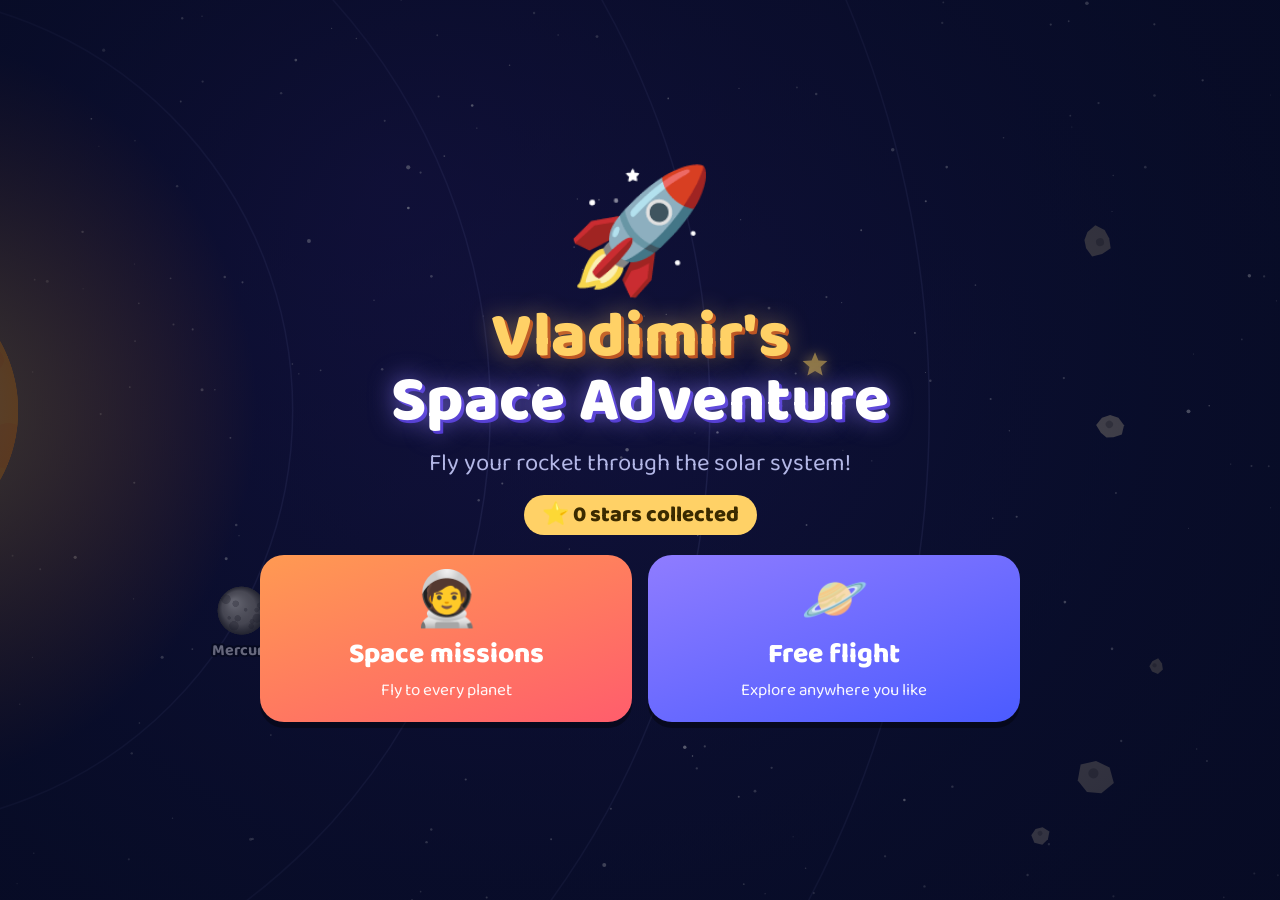
<file: vladimirs-space-adventure/index.html>
<!doctype html>
<html lang="en">
<head>
<meta charset="utf-8">
<meta name="viewport" content="width=device-width, initial-scale=1, viewport-fit=cover">
<title>Vladimir's Space Adventure</title>
<meta name="description" content="A kids' game: fly a rocket between the planets of the solar system.">
<link rel="icon" href="data:image/svg+xml,<svg xmlns='http://www.w3.org/2000/svg' viewBox='0 0 100 100'><text y='.9em' font-size='90'>🚀</text></svg>">
<link rel="preconnect" href="https://fonts.googleapis.com">
<link rel="preconnect" href="https://fonts.gstatic.com" crossorigin>
<link href="https://fonts.googleapis.com/css2?family=Baloo+2:wght@500;700;800&display=swap" rel="stylesheet">
<style>
/* Layout: canvas full-screen cu spațiul; HUD și cardurile stau deasupra, ca straturi HTML. */
:root {
  --space: #070b24;
  --panel: rgba(18, 24, 66, 0.82);
  --panel-solid: #161d52;
  --ink: #f4f1ff;
  --muted: #b3b7e6;
  --gold: #ffd166;
  --flame: #ff7b3a;
  --mint: #3ee0a5;
  --violet: #8f7cff;
  --font: 'Baloo 2', 'Comic Sans MS', 'Chalkboard SE', system-ui, sans-serif;
  color-scheme: dark;
}

* { box-sizing: border-box; }
html, body {
  margin: 0;
  height: 100%;
  overflow: hidden;
  background: var(--space);
  color: var(--ink);
  font-family: var(--font);
  -webkit-tap-highlight-color: transparent;
  overscroll-behavior: none;
}
button {
  font-family: inherit;
  color: inherit;
  border: none;
  cursor: pointer;
  -webkit-user-select: none;
  user-select: none;
  touch-action: manipulation;
}
button:focus-visible { outline: 3px solid var(--gold); outline-offset: 3px; }
[hidden] { display: none !important; }

#space {
  position: fixed;
  inset: 0;
  width: 100%;
  height: 100%;
  display: block;
  touch-action: none;
}

/* ---------- ecranul de start ---------- */
.screen {
  position: fixed;
  inset: 0;
  display: grid;
  place-items: center;
  padding: 16px;
  overflow-y: auto;
  background: radial-gradient(ellipse at center, rgba(7, 11, 36, 0.35), rgba(7, 11, 36, 0.8));
}
.start-inner { text-align: center; max-width: 760px; width: 100%; }
.start-rocket {
  font-size: clamp(70px, 18vw, 120px);
  line-height: 1;
  display: inline-block;
  animation: launch 3s ease-in-out infinite;
}
@keyframes launch {
  0%, 100% { transform: translateY(0) rotate(-8deg); }
  50% { transform: translateY(-16px) rotate(8deg); }
}
h1 {
  margin: 8px 0 0;
  font-size: clamp(34px, 8vw, 64px);
  font-weight: 800;
  line-height: 1;
  letter-spacing: 0.5px;
  text-wrap: balance;
  color: var(--gold);
  text-shadow: 0 0 24px rgba(255, 209, 102, 0.45), 3px 3px 0 #b3431b;
}
h1 span { color: #fff; text-shadow: 0 0 24px rgba(143, 124, 255, 0.7), 3px 3px 0 #4b33c9; }
.subtitle { font-size: clamp(18px, 4vw, 24px); color: var(--muted); margin: 10px 0 12px; }
.total {
  display: inline-block;
  background: var(--gold);
  color: #3a2a00;
  font-weight: 800;
  font-size: 22px;
  padding: 2px 18px;
  border-radius: 999px;
  margin-bottom: 20px;
}
.mode-grid { display: grid; grid-template-columns: repeat(auto-fit, minmax(230px, 1fr)); gap: 16px; }
.mode-btn {
  display: flex;
  flex-direction: column;
  align-items: center;
  padding: 18px 12px;
  border-radius: 24px;
  box-shadow: 0 6px 0 rgba(0, 0, 0, 0.35);
  color: #fff;
  transition: transform 0.12s;
}
.mode-btn:active { transform: translateY(4px); box-shadow: none; }
.mode-btn.missions { background: linear-gradient(160deg, #ff9a52, #ff5d6c); }
.mode-btn.free { background: linear-gradient(160deg, #8f7cff, #4b5bff); }
.mode-emoji { font-size: 54px; line-height: 1.1; }
.mode-name { font-size: 28px; font-weight: 800; }
.mode-desc { font-size: 17px; opacity: 0.95; }

/* ---------- HUD ---------- */
.topbar {
  position: fixed;
  left: 0;
  right: 0;
  top: 0;
  display: flex;
  align-items: center;
  gap: 10px;
  padding: calc(8px + env(safe-area-inset-top, 0px)) 12px 8px;
  pointer-events: none;
}
.topbar > * { pointer-events: auto; }
.icon-btn {
  width: 50px;
  height: 50px;
  flex: none;
  border-radius: 16px;
  background: var(--panel);
  font-size: 24px;
  display: grid;
  place-items: center;
  box-shadow: 0 4px 0 rgba(0, 0, 0, 0.35);
  backdrop-filter: blur(4px);
}
.icon-btn:active { transform: translateY(3px); box-shadow: none; }
.icon-btn.on { background: var(--mint); }
.mission {
  flex: 1;
  min-width: 0;
  display: flex;
  align-items: center;
  gap: 10px;
  background: var(--panel);
  border-radius: 18px;
  padding: 4px 14px 4px 6px;
  backdrop-filter: blur(4px);
}
.mission img { width: 44px; height: 44px; flex: none; object-fit: contain; }
.mission-text { min-width: 0; line-height: 1.05; }
.mission-small { font-size: 15px; color: var(--muted); }
.mission-big {
  font-size: clamp(20px, 5vw, 30px);
  font-weight: 800;
  color: var(--gold);
  white-space: nowrap;
  overflow: hidden;
  text-overflow: ellipsis;
}
.score {
  background: var(--gold);
  color: #3a2a00;
  font-size: 22px;
  font-weight: 800;
  border-radius: 999px;
  padding: 2px 14px;
  flex: none;
}
.controls {
  position: fixed;
  right: 12px;
  bottom: calc(12px + env(safe-area-inset-bottom, 0px));
  display: flex;
  flex-direction: column;
  gap: 10px;
}
.hint, .toast {
  position: fixed;
  left: 50%;
  transform: translateX(-50%);
  background: var(--panel);
  border-radius: 999px;
  padding: 6px 20px;
  font-size: 21px;
  font-weight: 700;
  text-align: center;
  pointer-events: none;
  max-width: calc(100% - 32px);
}
.hint { bottom: calc(160px + env(safe-area-inset-bottom, 0px)); animation: bob 1.6s ease-in-out infinite; }
.toast { top: calc(84px + env(safe-area-inset-top, 0px)); background: rgba(255, 123, 58, 0.92); }
@keyframes bob { 50% { transform: translate(-50%, -6px); } }

/* ---------- carduri ---------- */
.overlay {
  position: fixed;
  inset: 0;
  display: grid;
  place-items: center;
  padding: 16px;
  background: rgba(4, 6, 20, 0.45);
  z-index: 5;
}
.card {
  width: 100%;
  max-width: 480px;
  background: var(--panel-solid);
  border: 3px solid rgba(255, 255, 255, 0.12);
  border-radius: 28px;
  padding: 18px 20px 22px;
  text-align: center;
  box-shadow: 0 10px 0 rgba(0, 0, 0, 0.35), 0 0 60px rgba(143, 124, 255, 0.35);
  animation: pop 0.4s ease-out;
}
@keyframes pop { from { transform: scale(0.4); opacity: 0; } to { transform: scale(1); opacity: 1; } }
.card img { width: 150px; height: 110px; object-fit: contain; animation: spin 14s linear infinite; }
@keyframes spin { to { transform: rotate(360deg); } }
.card .kicker { font-size: 18px; color: var(--mint); font-weight: 700; margin-top: 4px; }
.card h2 { margin: 0; font-size: 40px; line-height: 1.1; color: var(--gold); }
.card ul { list-style: none; padding: 0; margin: 10px 0 16px; display: grid; gap: 8px; text-align: left; }
.card li {
  background: rgba(255, 255, 255, 0.07);
  border-radius: 14px;
  padding: 8px 12px;
  font-size: 19px;
  line-height: 1.25;
}
.big-btn {
  background: var(--flame);
  color: #fff;
  font-size: 26px;
  font-weight: 800;
  padding: 8px 30px;
  border-radius: 999px;
  box-shadow: 0 6px 0 #b3431b;
}
.big-btn:active { transform: translateY(4px); box-shadow: none; }
.big-btn.secondary { background: var(--violet); box-shadow: 0 6px 0 #4b33c9; }
.btn-row { display: flex; flex-wrap: wrap; gap: 12px; justify-content: center; }
.badge { font-size: 96px; line-height: 1; animation: launch 2.5s ease-in-out infinite; }
.end-stars { font-size: 26px; margin: 6px 0 16px; }

#confetti { position: fixed; inset: 0; width: 100%; height: 100%; pointer-events: none; z-index: 20; }

@media (max-width: 560px) {
  .icon-btn { width: 44px; height: 44px; font-size: 21px; }
  .mission img { width: 36px; height: 36px; }
  .score { font-size: 18px; padding: 2px 10px; }
  .topbar { gap: 6px; padding-left: 8px; padding-right: 8px; }
  .hint { font-size: 18px; }
}
@media (prefers-reduced-motion: reduce) {
  .start-rocket, .badge, .hint, .card img { animation: none; }
}
</style>
</head>
<body>

<canvas id="space" aria-label="Space with planets and your rocket"></canvas>

<!-- Ecranul de start -->
<section class="screen" id="start">
  <div class="start-inner">
    <div class="start-rocket" aria-hidden="true">🚀</div>
    <h1>Vladimir's<br><span>Space Adventure</span></h1>
    <p class="subtitle">Fly your rocket through the solar system!</p>
    <div class="total" id="total">⭐ 0</div>
    <div class="mode-grid">
      <button class="mode-btn missions" data-mode="missions">
        <span class="mode-emoji">🧑‍🚀</span>
        <span class="mode-name">Space missions</span>
        <span class="mode-desc">Fly to every planet</span>
      </button>
      <button class="mode-btn free" data-mode="free">
        <span class="mode-emoji">🪐</span>
        <span class="mode-name">Free flight</span>
        <span class="mode-desc">Explore anywhere you like</span>
      </button>
    </div>
  </div>
</section>

<!-- HUD în timpul jocului -->
<div id="hud" hidden>
  <div class="topbar">
    <button class="icon-btn" id="home-btn" aria-label="Menu">🏠</button>
    <div class="mission">
      <img id="mission-img" alt="">
      <div class="mission-text">
        <div class="mission-small" id="mission-small"></div>
        <div class="mission-big" id="mission-big"></div>
      </div>
    </div>
    <div class="score" id="score">⭐ 0</div>
    <button class="icon-btn" id="sound-btn" aria-label="Sound">🔊</button>
  </div>
  <div class="controls">
    <button class="icon-btn" id="auto-btn" aria-label="Autopilot">🧭</button>
    <button class="icon-btn" id="say-btn" aria-label="Say it again">🗣️</button>
  </div>
  <div class="hint" id="hint">👆 Hold your finger where you want to fly!</div>
  <div class="toast" id="toast" hidden></div>
</div>

<!-- Cardul cu informații despre planetă -->
<div class="overlay" id="card" hidden>
  <div class="card">
    <img id="card-img" alt="">
    <div class="kicker" id="card-kicker"></div>
    <h2 id="card-title"></h2>
    <ul id="card-facts"></ul>
    <button class="big-btn" id="card-btn"></button>
  </div>
</div>

<!-- Finalul misiunilor -->
<div class="overlay" id="end" hidden>
  <div class="card">
    <div class="badge">🏅</div>
    <h2>Space Explorer, Vladimir!</h2>
    <p class="kicker" id="end-text"></p>
    <div class="end-stars" id="end-stars"></div>
    <div class="btn-row">
      <button class="big-btn" id="again-btn">Fly again 🚀</button>
      <button class="big-btn secondary" id="menu-btn">Menu 🏠</button>
    </div>
  </div>
</div>

<canvas id="confetti" aria-hidden="true"></canvas>

<script>
/* Vladimir's Space Adventure — racheta zboară printre planete. */
(function () {
  'use strict';

  // ---------------------------------------------------------------------------
  // Corpurile cerești (dimensiuni și distanțe „de joc”, nu la scară reală)
  // ---------------------------------------------------------------------------
  const SUN = { id: 'sun', name: 'the Sun', r: 130 };
  const BODIES = [
    { id: 'mercury', name: 'Mercury', r: 22, orbit: 380, period: 80, a0: 0.4,
      facts: ['Mercury is the smallest planet.', 'It is the closest planet to the Sun.', 'A year on Mercury lasts only 88 days!'] },
    { id: 'venus', name: 'Venus', r: 34, orbit: 560, period: 120, a0: 2.2,
      facts: ['Venus is the hottest planet, even hotter than Mercury!', 'It is covered in thick yellow clouds.', 'Venus is the brightest planet in our night sky.'] },
    { id: 'earth', name: 'Earth', r: 38, orbit: 760, period: 170, a0: 4.0,
      facts: ['Earth is our home!', 'It is the only planet we know with plants and animals.', 'Most of Earth is covered by water.'] },
    { id: 'mars', name: 'Mars', r: 29, orbit: 960, period: 230, a0: 5.5,
      facts: ['Mars is the red planet, because its dust is rusty.', 'It has the biggest volcano in the solar system.', 'Robots called rovers drive on Mars.'] },
    { id: 'jupiter', name: 'Jupiter', r: 92, orbit: 1430, period: 420, a0: 1.2,
      facts: ['Jupiter is the biggest planet of all!', 'Its Great Red Spot is a storm bigger than Earth.', 'Jupiter has more than 90 moons.'] },
    { id: 'saturn', name: 'Saturn', r: 76, orbit: 1800, period: 540, a0: 3.1, ring: true,
      facts: ['Saturn has beautiful rings made of ice and rock.', 'It is so light it could float in a giant bathtub!', 'Saturn is the second biggest planet.'] },
    { id: 'uranus', name: 'Uranus', r: 52, orbit: 2120, period: 720, a0: 5.0, thinRing: true,
      facts: ['Uranus spins on its side, like a rolling ball.', 'It is an ice giant and looks blue-green.', 'It is very, very cold on Uranus.'] },
    { id: 'neptune', name: 'Neptune', r: 50, orbit: 2420, period: 900, a0: 0.2,
      facts: ['Neptune is the farthest planet from the Sun.', 'It has the strongest winds in the solar system.', 'Neptune is a deep blue ice giant.'] },
    { id: 'moon', name: 'the Moon', label: 'Moon', r: 13, orbit: 95, period: 26, a0: 0, parent: 'earth',
      facts: ['The Moon goes around the Earth.', 'Astronauts walked on the Moon in 1969.', 'The Moon has lots of round craters.'] }
  ];
  const byId = {};
  BODIES.forEach(function (b) { byId[b.id] = b; b.x = 0; b.y = 0; });
  const PLANETS = BODIES.filter(function (b) { return !b.parent; });
  const WORLD_R = 2700;
  const BELT = [1120, 1260];

  const ROCKET_R = 16;
  const ACCEL = 950;
  const MAX_SPEED = 560;
  const STORE_KEY = 'vsa-total-stars';

  // ---------------------------------------------------------------------------
  // Utilitare
  // ---------------------------------------------------------------------------
  const $ = function (id) { return document.getElementById(id); };
  function rng(seed) {
    return function () {
      seed |= 0; seed = seed + 0x6D2B79F5 | 0;
      let t = Math.imul(seed ^ seed >>> 15, 1 | seed);
      t = t + Math.imul(t ^ t >>> 7, 61 | t) ^ t;
      return ((t ^ t >>> 14) >>> 0) / 4294967296;
    };
  }
  function shuffle(a) {
    for (let i = a.length - 1; i > 0; i--) {
      const j = Math.floor(Math.random() * (i + 1));
      const t = a[i]; a[i] = a[j]; a[j] = t;
    }
    return a;
  }
  function loadTotal() { try { return parseInt(localStorage.getItem(STORE_KEY), 10) || 0; } catch (e) { return 0; } }
  function saveTotal(n) { try { localStorage.setItem(STORE_KEY, String(n)); } catch (e) { /* fără stocare */ } }
  function cap(s) { return s.charAt(0).toUpperCase() + s.slice(1); }
  function label(b) { return b.label || b.name; }

  // ---------------------------------------------------------------------------
  // Voce (engleză, preferă o voce de femeie)
  // ---------------------------------------------------------------------------
  const FEMALE = /female|woman|libby|sonia|maisie|hazel|susan|zira|jenny|aria|ava|emma|michelle|natasha|clara|samantha|karen|moira|tessa|serena|kate|fiona|victoria|allison|martha|catherine|joanna|salli|kimberly|kendra|amy|olivia/i;
  const MALE = /\bmale|guy|ryan|thomas|daniel|george|alex|fred|arthur|oliver|david|mark|james|william|christopher|eric|roger|brian|matthew|joey|justin/i;
  let voice = null;
  let voiceFemale = false;
  function pickVoice() {
    if (!('speechSynthesis' in window)) return;
    const en = speechSynthesis.getVoices().filter(function (v) { return /^en(-|_|$)/i.test(v.lang); });
    function prefer(list) {
      return list.find(function (v) { return /en[-_]GB/i.test(v.lang); }) ||
        list.find(function (v) { return /en[-_]US/i.test(v.lang); }) || list[0] || null;
    }
    voice = prefer(en.filter(function (v) { return FEMALE.test(v.name) && !/\bmale\b/i.test(v.name); }));
    voiceFemale = !!voice;
    if (!voice) voice = prefer(en.filter(function (v) { return !MALE.test(v.name); })) || prefer(en);
  }
  if ('speechSynthesis' in window) { pickVoice(); speechSynthesis.onvoiceschanged = pickVoice; }

  let soundOn = true;
  let lastSpoken = '';
  function speak(text) {
    lastSpoken = text;
    if (!soundOn || !('speechSynthesis' in window)) return;
    speechSynthesis.cancel();
    const u = new SpeechSynthesisUtterance(text);
    u.lang = voice ? voice.lang : 'en-GB';
    if (voice) u.voice = voice;
    u.rate = 0.9;
    u.pitch = voiceFemale ? 1.1 : 1.35;
    speechSynthesis.speak(u);
  }

  // ---------------------------------------------------------------------------
  // Sunete generate (fără fișiere)
  // ---------------------------------------------------------------------------
  let audio = null;
  let engineGain = null;
  function initAudio() {
    if (audio) return;
    try {
      audio = new (window.AudioContext || window.webkitAudioContext)();
      // Zgomot filtrat pentru motor, pornit mereu, cu volum 0 când nu accelerăm.
      const len = audio.sampleRate * 2;
      const buf = audio.createBuffer(1, len, audio.sampleRate);
      const data = buf.getChannelData(0);
      for (let i = 0; i < len; i++) data[i] = Math.random() * 2 - 1;
      const src = audio.createBufferSource();
      src.buffer = buf;
      src.loop = true;
      const filter = audio.createBiquadFilter();
      filter.type = 'lowpass';
      filter.frequency.value = 380;
      engineGain = audio.createGain();
      engineGain.gain.value = 0;
      src.connect(filter).connect(engineGain).connect(audio.destination);
      src.start();
    } catch (e) { audio = null; }
  }
  function tone(freq, start, dur, type, vol) {
    if (!soundOn || !audio) return;
    const t0 = audio.currentTime + start;
    const o = audio.createOscillator();
    const g = audio.createGain();
    o.type = type || 'sine';
    o.frequency.value = freq;
    g.gain.setValueAtTime(0.0001, t0);
    g.gain.exponentialRampToValueAtTime(vol || 0.2, t0 + 0.02);
    g.gain.exponentialRampToValueAtTime(0.0001, t0 + dur);
    o.connect(g).connect(audio.destination);
    o.start(t0);
    o.stop(t0 + dur + 0.05);
  }
  const sfx = {
    star: function () { tone(1046, 0, 0.12, 'triangle', 0.18); tone(1568, 0.07, 0.18, 'triangle', 0.15); },
    land: function () { [523, 659, 784, 1047].forEach(function (f, i) { tone(f, i * 0.1, 0.3, 'triangle', 0.22); }); },
    bonk: function () { tone(160, 0, 0.15, 'square', 0.08); tone(110, 0.05, 0.2, 'sine', 0.2); },
    win: function () { [523, 659, 784, 659, 784, 1047, 1319].forEach(function (f, i) { tone(f, i * 0.13, 0.35, 'triangle', 0.22); }); },
    tap: function () { tone(660, 0, 0.08, 'sine', 0.12); }
  };
  function setEngine(on) {
    if (!engineGain || !audio) return;
    engineGain.gain.setTargetAtTime(on && soundOn ? 0.09 : 0, audio.currentTime, 0.08);
  }

  // ---------------------------------------------------------------------------
  // Sprite-urile planetelor (desenate o singură dată)
  // ---------------------------------------------------------------------------
  const SPRITE_SCALE = 3;
  function circleClip(ctx, r) { ctx.beginPath(); ctx.arc(0, 0, r, 0, Math.PI * 2); ctx.clip(); }
  function ballGradient(ctx, r, light, dark) {
    const g = ctx.createRadialGradient(-r * 0.35, -r * 0.35, r * 0.1, 0, 0, r);
    g.addColorStop(0, light);
    g.addColorStop(1, dark);
    ctx.fillStyle = g;
    ctx.beginPath(); ctx.arc(0, 0, r, 0, Math.PI * 2); ctx.fill();
  }
  function shade(ctx, r) {
    const g = ctx.createRadialGradient(-r * 0.3, -r * 0.3, r * 0.2, 0, 0, r * 1.02);
    g.addColorStop(0, 'rgba(255,255,255,0.12)');
    g.addColorStop(0.6, 'rgba(0,0,0,0)');
    g.addColorStop(1, 'rgba(0,0,0,0.45)');
    ctx.fillStyle = g;
    ctx.beginPath(); ctx.arc(0, 0, r, 0, Math.PI * 2); ctx.fill();
  }
  function craters(ctx, r, n, color, rand) {
    ctx.fillStyle = color;
    for (let i = 0; i < n; i++) {
      const a = rand() * Math.PI * 2;
      const d = Math.sqrt(rand()) * r * 0.85;
      const cr = r * (0.06 + rand() * 0.14);
      ctx.beginPath(); ctx.arc(Math.cos(a) * d, Math.sin(a) * d, cr, 0, Math.PI * 2); ctx.fill();
    }
  }
  function bands(ctx, r, colors) {
    const h = (r * 2) / colors.length;
    colors.forEach(function (c, i) {
      ctx.fillStyle = c;
      ctx.beginPath();
      const y = -r + i * h;
      ctx.moveTo(-r, y);
      for (let x = -r; x <= r; x += r / 8) ctx.lineTo(x, y + Math.sin(x / r * 6 + i) * h * 0.15);
      ctx.lineTo(r, y + h + 1);
      ctx.lineTo(-r, y + h + 1);
      ctx.fill();
    });
  }
  function ringHalf(ctx, r, front, tilt, sizes, colors) {
    ctx.save();
    ctx.rotate(tilt);
    sizes.forEach(function (s, i) {
      ctx.strokeStyle = colors[i];
      ctx.lineWidth = r * s[1];
      ctx.beginPath();
      ctx.ellipse(0, 0, r * s[0], r * s[0] * 0.28, 0, front ? 0 : Math.PI, front ? Math.PI : Math.PI * 2);
      ctx.stroke();
    });
    ctx.restore();
  }

  const PAINTERS = {
    mercury: function (ctx, r, rand) { ballGradient(ctx, r, '#d9d4cc', '#7d7872'); ctx.save(); circleClip(ctx, r); craters(ctx, r, 12, 'rgba(90,85,80,0.45)', rand); ctx.restore(); },
    venus: function (ctx, r) { ballGradient(ctx, r, '#fff1c1', '#d9a441'); ctx.save(); circleClip(ctx, r); bands(ctx, r, ['rgba(255,255,255,0.18)', 'rgba(210,150,60,0.25)', 'rgba(255,240,200,0.2)', 'rgba(200,140,50,0.2)', 'rgba(255,255,255,0.15)']); ctx.restore(); },
    earth: function (ctx, r, rand) {
      ballGradient(ctx, r, '#6fc3ff', '#1a5fb4');
      ctx.save(); circleClip(ctx, r);
      ctx.fillStyle = '#3fbf5f';
      [[-0.4, -0.2, 0.42, 0.3], [0.35, 0.3, 0.35, 0.45], [0.1, -0.55, 0.3, 0.18], [-0.3, 0.55, 0.25, 0.16], [0.6, -0.3, 0.2, 0.25]].forEach(function (c) {
        ctx.beginPath(); ctx.ellipse(c[0] * r, c[1] * r, c[2] * r, c[3] * r, rand() * 3, 0, Math.PI * 2); ctx.fill();
      });
      ctx.fillStyle = 'rgba(255,255,255,0.85)';
      ctx.beginPath(); ctx.ellipse(0, -r * 0.95, r * 0.5, r * 0.18, 0, 0, Math.PI * 2); ctx.fill();
      ctx.beginPath(); ctx.ellipse(0, r * 0.97, r * 0.45, r * 0.15, 0, 0, Math.PI * 2); ctx.fill();
      ctx.fillStyle = 'rgba(255,255,255,0.45)';
      for (let i = 0; i < 6; i++) { ctx.beginPath(); ctx.ellipse((rand() - 0.5) * r * 1.6, (rand() - 0.5) * r * 1.4, r * 0.3, r * 0.07, rand(), 0, Math.PI * 2); ctx.fill(); }
      ctx.restore();
    },
    mars: function (ctx, r, rand) {
      ballGradient(ctx, r, '#ff9a6b', '#a33a1c');
      ctx.save(); circleClip(ctx, r);
      craters(ctx, r, 7, 'rgba(120,40,20,0.35)', rand);
      ctx.fillStyle = 'rgba(255,255,255,0.9)';
      ctx.beginPath(); ctx.ellipse(0, -r * 0.97, r * 0.35, r * 0.14, 0, 0, Math.PI * 2); ctx.fill();
      ctx.restore();
    },
    jupiter: function (ctx, r) {
      ballGradient(ctx, r, '#f3dcc0', '#b0835a');
      ctx.save(); circleClip(ctx, r);
      bands(ctx, r, ['#e9d3b4', '#c98f5a', '#f2e2c8', '#b57246', '#ead2ae', '#c4865a', '#f1dfc4', '#a8683e', '#e6cba6']);
      ctx.fillStyle = '#c0452e';
      ctx.beginPath(); ctx.ellipse(r * 0.35, r * 0.3, r * 0.22, r * 0.12, 0, 0, Math.PI * 2); ctx.fill();
      ctx.restore();
    },
    saturn: function (ctx, r) {
      ringHalf(ctx, r, false, -0.35, [[2.05, 0.2], [1.65, 0.28]], ['rgba(214,190,140,0.75)', 'rgba(240,222,180,0.85)']);
      ballGradient(ctx, r, '#fbe6b0', '#c19a55');
      ctx.save(); circleClip(ctx, r);
      bands(ctx, r, ['#f6e2ae', '#e4c887', '#f8e8bd', '#d8b56f', '#f3dca2', '#dcbd7c']);
      ctx.restore();
      shade(ctx, r);
      ringHalf(ctx, r, true, -0.35, [[2.05, 0.2], [1.65, 0.28]], ['rgba(214,190,140,0.85)', 'rgba(240,222,180,0.95)']);
    },
    uranus: function (ctx, r) {
      ringHalf(ctx, r, false, 1.35, [[1.6, 0.06]], ['rgba(200,240,255,0.6)']);
      ballGradient(ctx, r, '#c8fbff', '#4fb8c9');
      shade(ctx, r);
      ringHalf(ctx, r, true, 1.35, [[1.6, 0.06]], ['rgba(200,240,255,0.8)']);
    },
    neptune: function (ctx, r) {
      ballGradient(ctx, r, '#7fb2ff', '#1f3fae');
      ctx.save(); circleClip(ctx, r);
      bands(ctx, r, ['rgba(255,255,255,0.05)', 'rgba(20,40,140,0.25)', 'rgba(255,255,255,0.08)', 'rgba(20,40,140,0.2)']);
      ctx.fillStyle = 'rgba(15,25,90,0.6)';
      ctx.beginPath(); ctx.ellipse(-r * 0.25, r * 0.2, r * 0.2, r * 0.1, 0, 0, Math.PI * 2); ctx.fill();
      ctx.restore();
    },
    moon: function (ctx, r, rand) { ballGradient(ctx, r, '#f2f2f2', '#8e8e98'); ctx.save(); circleClip(ctx, r); craters(ctx, r, 9, 'rgba(110,110,120,0.4)', rand); ctx.restore(); }
  };

  BODIES.forEach(function (b, i) {
    const ext = b.ring ? 2.3 : b.thinRing ? 1.7 : 1.05;
    const size = Math.ceil(b.r * ext * 2 * SPRITE_SCALE);
    const c = document.createElement('canvas');
    c.width = c.height = size;
    const ctx = c.getContext('2d');
    ctx.translate(size / 2, size / 2);
    ctx.scale(SPRITE_SCALE, SPRITE_SCALE);
    const rand = rng(1234 + i * 99);
    PAINTERS[b.id](ctx, b.r, rand);
    if (!b.ring && !b.thinRing) shade(ctx, b.r);
    b.sprite = c;
    b.ext = ext;
    b.icon = c.toDataURL();
  });

  // Soarele are propriul sprite (strălucirea se desenează separat, pulsând).
  (function () {
    const size = Math.ceil(SUN.r * 2 * SPRITE_SCALE);
    const c = document.createElement('canvas');
    c.width = c.height = size;
    const ctx = c.getContext('2d');
    ctx.translate(size / 2, size / 2);
    ctx.scale(SPRITE_SCALE, SPRITE_SCALE);
    ballGradient(ctx, SUN.r, '#fff7c2', '#ff9d1c');
    const rand = rng(7);
    ctx.save(); circleClip(ctx, SUN.r);
    ctx.fillStyle = 'rgba(255,120,20,0.25)';
    for (let i = 0; i < 26; i++) {
      ctx.beginPath();
      ctx.arc((rand() - 0.5) * SUN.r * 2, (rand() - 0.5) * SUN.r * 2, SUN.r * (0.05 + rand() * 0.12), 0, Math.PI * 2);
      ctx.fill();
    }
    ctx.restore();
    SUN.sprite = c;
    SUN.ext = 1;
    SUN.x = 0; SUN.y = 0;
  })();

  // ---------------------------------------------------------------------------
  // Lumea: asteroizi, stele de colectat, fundal
  // ---------------------------------------------------------------------------
  const worldRand = rng(42);
  const asteroids = [];
  for (let i = 0; i < 80; i++) {
    const pts = [];
    const n = 7 + Math.floor(worldRand() * 4);
    for (let k = 0; k < n; k++) pts.push(0.7 + worldRand() * 0.3);
    asteroids.push({
      a: worldRand() * Math.PI * 2,
      d: BELT[0] + worldRand() * (BELT[1] - BELT[0]),
      s: 7 + worldRand() * 12,
      spin: (worldRand() - 0.5) * 0.8,
      rot: worldRand() * 6,
      pts: pts,
      shade: 110 + Math.floor(worldRand() * 50),
      x: 0, y: 0
    });
  }

  const collectibles = [];
  function placeCollectible(c) {
    for (let tries = 0; tries < 50; tries++) {
      const a = Math.random() * Math.PI * 2;
      const d = 260 + Math.random() * (WORLD_R - 400);
      if (d > BELT[0] - 40 && d < BELT[1] + 40) continue;
      c.x = Math.cos(a) * d;
      c.y = Math.sin(a) * d;
      const clear = BODIES.every(function (b) { return Math.hypot(b.x - c.x, b.y - c.y) > b.r * b.ext + 60; });
      if (clear) break;
    }
    c.phase = Math.random() * 6;
  }

  const bgLayers = [0.08, 0.2, 0.4].map(function (factor, li) {
    const rand = rng(100 + li);
    const stars = [];
    const count = [180, 110, 60][li];
    for (let i = 0; i < count; i++) {
      stars.push({ x: rand() * 1400, y: rand() * 1400, r: (0.5 + rand() * [0.8, 1.1, 1.6][li]), tw: rand() * 6 });
    }
    return { factor: factor, stars: stars };
  });

  // ---------------------------------------------------------------------------
  // Starea jocului
  // ---------------------------------------------------------------------------
  const rocket = { x: 0, y: 0, vx: 0, vy: 0, angle: -Math.PI / 2, parked: null, parkAngle: 0 };
  const cam = { x: 0, y: 0 };
  const particles = [];
  const game = {
    mode: null,            // null (meniu) | 'missions' | 'free'
    missions: [],
    missionIdx: 0,
    score: 0,
    visited: {},
    auto: false,
    holding: false,
    pointer: { x: 0, y: 0 },
    keys: {},
    thrusting: false,
    everThrusted: false,
    cooldowns: {},
    ignoreBody: null,
    shake: 0,
    time: 0
  };

  function updateBodies(t) {
    PLANETS.forEach(function (b) {
      const a = b.a0 + t * Math.PI * 2 / b.period;
      b.x = Math.cos(a) * b.orbit;
      b.y = Math.sin(a) * b.orbit;
    });
    BODIES.forEach(function (b) {
      if (!b.parent) return;
      const p = byId[b.parent];
      const a = b.a0 + t * Math.PI * 2 / b.period;
      b.x = p.x + Math.cos(a) * b.orbit;
      b.y = p.y + Math.sin(a) * b.orbit;
    });
    asteroids.forEach(function (s) {
      const a = s.a + t * Math.PI * 2 / 600;
      s.x = Math.cos(a) * s.d;
      s.y = Math.sin(a) * s.d;
    });
  }

  // ---------------------------------------------------------------------------
  // Canvas
  // ---------------------------------------------------------------------------
  const canvas = $('space');
  const ctx = canvas.getContext('2d');
  let W = 0, H = 0, DPR = 1, zoom = 1;
  function resize() {
    DPR = Math.min(window.devicePixelRatio || 1, 2);
    W = window.innerWidth;
    H = window.innerHeight;
    canvas.width = Math.round(W * DPR);
    canvas.height = Math.round(H * DPR);
    // Pe ecrane mici vedem mai puțin spațiu, ca planetele să nu fie minuscule.
    zoom = Math.max(0.55, Math.min(1.1, Math.min(W, H) / 820));
  }
  window.addEventListener('resize', resize);
  resize();

  function toScreen(x, y) { return [(x - cam.x) * zoom + W / 2, (y - cam.y) * zoom + H / 2]; }
  function toWorld(sx, sy) { return [cam.x + (sx - W / 2) / zoom, cam.y + (sy - H / 2) / zoom]; }

  // ---------------------------------------------------------------------------
  // Control: ține degetul / mouse-ul unde vrei să zbori; sau săgețile
  // ---------------------------------------------------------------------------
  canvas.addEventListener('pointerdown', function (e) {
    initAudio();
    if (audio && audio.state === 'suspended') audio.resume();
    game.holding = true;
    game.pointer.x = e.clientX; game.pointer.y = e.clientY;
    try { canvas.setPointerCapture(e.pointerId); } catch (err) { /* ignorăm */ }
  });
  canvas.addEventListener('pointermove', function (e) { game.pointer.x = e.clientX; game.pointer.y = e.clientY; });
  ['pointerup', 'pointercancel', 'pointerleave'].forEach(function (ev) {
    canvas.addEventListener(ev, function () { game.holding = false; });
  });
  window.addEventListener('keydown', function (e) {
    const k = e.key;
    if (['ArrowUp', 'ArrowDown', 'ArrowLeft', 'ArrowRight', 'w', 'a', 's', 'd'].indexOf(k) >= 0) {
      game.keys[k] = true;
      initAudio();
      e.preventDefault();
    }
  });
  window.addEventListener('keyup', function (e) { game.keys[e.key] = false; });

  function inputDirection() {
    if (game.mode && !rocket.parked && !cardOpen()) {
      let kx = 0, ky = 0;
      if (game.keys.ArrowLeft || game.keys.a) kx -= 1;
      if (game.keys.ArrowRight || game.keys.d) kx += 1;
      if (game.keys.ArrowUp || game.keys.w) ky -= 1;
      if (game.keys.ArrowDown || game.keys.s) ky += 1;
      if (kx || ky) { const l = Math.hypot(kx, ky); return [kx / l, ky / l]; }
      if (game.holding) {
        const w = toWorld(game.pointer.x, game.pointer.y);
        const dx = w[0] - rocket.x, dy = w[1] - rocket.y;
        const l = Math.hypot(dx, dy);
        if (l > 24 / zoom) return [dx / l, dy / l];
      }
      if (game.auto && currentTarget()) return autopilotDirection(currentTarget());
    }
    return null;
  }

  // Pilotul automat ocolește Soarele, celelalte planete și asteroizii din drum.
  function autopilotDirection(t) {
    let dx = t.x - rocket.x, dy = t.y - rocket.y;
    const dist = Math.hypot(dx, dy);
    dx /= dist; dy /= dist;
    const obstacles = [{ x: SUN.x, y: SUN.y, safe: SUN.r + 220, reach: dist }];
    BODIES.forEach(function (b) {
      if (b !== t) obstacles.push({ x: b.x, y: b.y, safe: b.r + ROCKET_R + 45, reach: Math.min(dist, 500) });
    });
    asteroids.forEach(function (s) {
      if (Math.abs(s.x - rocket.x) < 260 && Math.abs(s.y - rocket.y) < 260) {
        obstacles.push({ x: s.x, y: s.y, safe: s.s + ROCKET_R + 26, reach: Math.min(dist, 220) });
      }
    });
    let sx = dx, sy = dy;
    obstacles.forEach(function (o) {
      const ox = o.x - rocket.x, oy = o.y - rocket.y;
      const along = ox * dx + oy * dy;
      if (along <= 0 || along > o.reach) return;
      const px = ox - along * dx, py = oy - along * dy;
      const perp = Math.hypot(px, py);
      if (perp >= o.safe) return;
      let ax = -px, ay = -py;
      let al = Math.hypot(ax, ay);
      if (al < 1) { ax = -dy; ay = dx; al = 1; }
      const k = (o.safe - perp) / o.safe * 2.5;
      sx += ax / al * k; sy += ay / al * k;
    });
    const sl = Math.hypot(sx, sy);
    dx = sx / sl; dy = sy / sl;
    // Viteza dorită scade când ne apropiem; accelerăm spre diferența dintre viteza
    // dorită și cea actuală, așa că racheta frânează și nu se rotește în jurul țintei.
    const want = Math.min(MAX_SPEED, 90 + Math.max(0, dist - t.r) * 1.5);
    const ex = dx * want - rocket.vx, ey = dy * want - rocket.vy;
    const el = Math.hypot(ex, ey);
    if (el < 15) return null;
    return [ex / el, ey / el];
  }

  function currentTarget() {
    return game.mode === 'missions' ? game.missions[game.missionIdx] || null : null;
  }

  // ---------------------------------------------------------------------------
  // Fizica
  // ---------------------------------------------------------------------------
  function toast(text) {
    const t = $('toast');
    t.textContent = text;
    t.hidden = false;
    clearTimeout(toast.timer);
    toast.timer = setTimeout(function () { t.hidden = true; }, 2400);
  }

  function coolingDown(key, seconds) {
    if (game.cooldowns[key] && game.cooldowns[key] > game.time) return true;
    game.cooldowns[key] = game.time + seconds;
    return false;
  }

  function step(dt) {
    game.time += dt;
    updateBodies(game.time);

    if (rocket.parked) {
      const b = rocket.parked;
      rocket.x = b.x + Math.cos(rocket.parkAngle) * (b.r + ROCKET_R);
      rocket.y = b.y + Math.sin(rocket.parkAngle) * (b.r + ROCKET_R);
      rocket.vx = rocket.vy = 0;
      rocket.angle = rocket.parkAngle;
      game.thrusting = false;
    } else if (game.mode) {
      const dir = inputDirection();
      game.thrusting = !!dir;
      if (dir) {
        if (!game.everThrusted) { game.everThrusted = true; $('hint').hidden = true; }
        rocket.vx += dir[0] * ACCEL * dt;
        rocket.vy += dir[1] * ACCEL * dt;
        spawnFlame(dir);
      } else {
        const damp = Math.pow(0.35, dt);
        rocket.vx *= damp; rocket.vy *= damp;
      }
      const sp = Math.hypot(rocket.vx, rocket.vy);
      if (sp > MAX_SPEED) { rocket.vx *= MAX_SPEED / sp; rocket.vy *= MAX_SPEED / sp; }
      rocket.x += rocket.vx * dt;
      rocket.y += rocket.vy * dt;

      const want = dir ? Math.atan2(dir[1], dir[0]) : sp > 30 ? Math.atan2(rocket.vy, rocket.vx) : rocket.angle;
      let da = want - rocket.angle;
      while (da > Math.PI) da -= Math.PI * 2;
      while (da < -Math.PI) da += Math.PI * 2;
      rocket.angle += da * Math.min(1, dt * 8);

      collide();
    }
    setEngine(game.thrusting);

    // Stelele de colectat
    if (game.mode) {
      collectibles.forEach(function (c) {
        if (Math.hypot(c.x - rocket.x, c.y - rocket.y) < 34) {
          game.score++;
          updateScore();
          sfx.star();
          burst(c.x, c.y, '#ffd166', 14);
          placeCollectible(c);
        }
      });
    }

    // Particule
    for (let i = particles.length - 1; i >= 0; i--) {
      const p = particles[i];
      p.life -= dt;
      if (p.life <= 0) { particles.splice(i, 1); continue; }
      p.x += p.vx * dt; p.y += p.vy * dt;
      p.vx *= 0.96; p.vy *= 0.96;
    }

    // Camera urmărește racheta
    const k = Math.min(1, dt * 4);
    cam.x += (rocket.x - cam.x) * k;
    cam.y += (rocket.y - cam.y) * k;
    game.shake = Math.max(0, game.shake - dt * 3);
  }

  function collide() {
    // Soarele e prea fierbinte
    const ds = Math.hypot(rocket.x - SUN.x, rocket.y - SUN.y);
    if (ds < SUN.r + 70) {
      const nx = (rocket.x - SUN.x) / ds, ny = (rocket.y - SUN.y) / ds;
      rocket.x = SUN.x + nx * (SUN.r + 70);
      rocket.y = SUN.y + ny * (SUN.r + 70);
      rocket.vx = nx * 320; rocket.vy = ny * 320;
      game.shake = 1;
      if (!coolingDown('sun', 4)) { toast('🔥 Too hot! Fly away from the Sun!'); speak('Too hot! Let\'s fly away from the Sun!'); }
    }

    // Marginea sistemului solar
    const dr = Math.hypot(rocket.x, rocket.y);
    if (dr > WORLD_R) {
      rocket.x *= WORLD_R / dr; rocket.y *= WORLD_R / dr;
      rocket.vx = -rocket.x / dr * 200; rocket.vy = -rocket.y / dr * 200;
      if (!coolingDown('edge', 5)) { toast('🌌 This is the edge of our solar system!'); speak('This is the edge of our solar system. Let\'s turn back!'); }
    }

    // Asteroizii te împing înapoi (fără pedeapsă)
    asteroids.forEach(function (s) {
      const d = Math.hypot(rocket.x - s.x, rocket.y - s.y);
      if (d < s.s + ROCKET_R) {
        const nx = (rocket.x - s.x) / d, ny = (rocket.y - s.y) / d;
        rocket.x = s.x + nx * (s.s + ROCKET_R + 1);
        rocket.y = s.y + ny * (s.s + ROCKET_R + 1);
        const dot = rocket.vx * nx + rocket.vy * ny;
        if (dot < 0) { rocket.vx -= 1.6 * dot * nx; rocket.vy -= 1.6 * dot * ny; }
        game.shake = 0.6;
        sfx.bonk();
        burst(s.x + nx * s.s, s.y + ny * s.s, '#b9b3aa', 6);
        if (!coolingDown('asteroid', 8)) toast('💥 Bonk! Watch out for asteroids!');
      }
    });

    // Planetele
    if (game.ignoreBody) {
      const b = game.ignoreBody;
      if (Math.hypot(rocket.x - b.x, rocket.y - b.y) > b.r + 90) game.ignoreBody = null;
    }
    BODIES.forEach(function (b) {
      if (b === game.ignoreBody) return;
      const d = Math.hypot(rocket.x - b.x, rocket.y - b.y);
      if (d >= b.r + ROCKET_R) return;
      const target = currentTarget();
      if (game.mode === 'free' || b === target) { land(b); return; }
      // Altă planetă decât ținta: o spunem și împingem racheta ușor înapoi.
      const nx = (rocket.x - b.x) / d, ny = (rocket.y - b.y) / d;
      rocket.x = b.x + nx * (b.r + ROCKET_R + 2);
      rocket.y = b.y + ny * (b.r + ROCKET_R + 2);
      rocket.vx = nx * 180; rocket.vy = ny * 180;
      if (target && !coolingDown('wrong-' + b.id, 5)) {
        toast('That is ' + label(b) + '. Find ' + label(target) + '!');
        speak('This is ' + b.name + '. We are looking for ' + target.name + '!');
      }
    });
  }

  // ---------------------------------------------------------------------------
  // Aterizare și carduri
  // ---------------------------------------------------------------------------
  function cardOpen() { return !$('card').hidden || !$('end').hidden; }

  function land(b) {
    rocket.parked = b;
    rocket.parkAngle = Math.atan2(rocket.y - b.y, rocket.x - b.x);
    rocket.vx = rocket.vy = 0;
    game.holding = false;
    const first = !game.visited[b.id];
    game.visited[b.id] = true;
    let reward = 0;
    if (game.mode === 'missions') reward = 3;
    else if (first) reward = 2;
    game.score += reward;
    updateScore();
    sfx.land();
    burst(rocket.x, rocket.y, '#3ee0a5', 30);
    confetti(game.mode === 'missions' ? 140 : 70);
    setTimeout(function () { showCard(b, reward); }, 450);
  }

  function showCard(b, reward) {
    $('card-img').src = b.icon;
    $('card-img').alt = label(b);
    $('card-title').textContent = label(b);
    $('card-kicker').textContent = reward ? 'You landed! +' + reward + ' ⭐' : 'You landed!';
    const list = $('card-facts');
    list.innerHTML = '';
    b.facts.forEach(function (f) {
      const li = document.createElement('li');
      li.textContent = f;
      list.appendChild(li);
    });
    const last = game.mode === 'missions' && game.missionIdx >= game.missions.length - 1;
    $('card-btn').textContent = game.mode === 'missions' ? (last ? 'Finish 🏁' : 'Next mission 🚀') : 'Keep flying 🚀';
    $('card').hidden = false;
    speak('You landed on ' + b.name + '! ' + b.facts.join(' '));
  }

  $('card-btn').addEventListener('click', function () {
    sfx.tap();
    $('card').hidden = true;
    if (game.mode === 'missions') {
      game.missionIdx++;
      // După ultima misiune racheta rămâne acasă, pe Pământ.
      if (game.missionIdx >= game.missions.length) { finishMissions(); return; }
      takeOff();
      announceMission();
    } else {
      takeOff();
      speak('Where shall we fly next?');
    }
  });

  function takeOff() {
    const b = rocket.parked;
    if (!b) return;
    rocket.parked = null;
    const nx = Math.cos(rocket.parkAngle), ny = Math.sin(rocket.parkAngle);
    rocket.x = b.x + nx * (b.r + ROCKET_R + 6);
    rocket.y = b.y + ny * (b.r + ROCKET_R + 6);
    rocket.vx = nx * 240; rocket.vy = ny * 240;
    game.ignoreBody = b;
  }

  // ---------------------------------------------------------------------------
  // Moduri de joc
  // ---------------------------------------------------------------------------
  function startGame(mode) {
    initAudio();
    game.mode = mode;
    game.score = 0;
    game.visited = { earth: true };
    game.auto = false;
    game.everThrusted = false;
    game.cooldowns = {};
    $('auto-btn').classList.remove('on');
    $('auto-btn').hidden = mode !== 'missions';
    $('start').hidden = true;
    $('end').hidden = true;
    $('card').hidden = true;
    $('hud').hidden = false;
    $('hint').hidden = false;
    updateScore();

    // Plecăm de pe Pământ.
    const earth = byId.earth;
    rocket.parked = earth;
    rocket.parkAngle = Math.atan2(earth.y, earth.x);
    takeOff();
    rocket.vx = rocket.vy = 0;
    cam.x = rocket.x; cam.y = rocket.y;

    if (mode === 'missions') {
      const others = shuffle(BODIES.filter(function (b) { return b.id !== 'earth'; }));
      game.missions = others.concat([earth]); // la final ne întoarcem acasă
      game.missionIdx = 0;
      announceMission();
    } else {
      $('mission-img').src = byId.saturn.icon;
      $('mission-small').textContent = 'Free flight';
      $('mission-big').textContent = 'Visit any planet!';
      speak('Free flight! Fly anywhere you like, and land on any planet.');
    }
  }

  function announceMission() {
    const t = currentTarget();
    const home = game.missionIdx === game.missions.length - 1;
    $('mission-img').src = t.icon;
    $('mission-small').textContent = 'Mission ' + (game.missionIdx + 1) + ' of ' + game.missions.length;
    $('mission-big').textContent = home ? 'Fly home to Earth!' : 'Fly to ' + label(t) + '!';
    speak(home ? 'Great job, astronaut! Now fly back home to Earth!' : 'Mission ' + (game.missionIdx + 1) + '. Fly to ' + t.name + '! Follow the yellow arrow.');
  }

  function finishMissions() {
    const total = loadTotal() + game.score;
    saveTotal(total);
    $('end-text').textContent = 'You visited every planet and came back home!';
    $('end-stars').textContent = '⭐ ' + game.score + ' stars this trip · ' + total + ' in total';
    $('end').hidden = false;
    sfx.win();
    confetti(260);
    speak('Hooray! Space Explorer Vladimir, you visited every planet and came back home! You collected ' + game.score + ' stars!');
  }

  function goMenu() {
    if (game.mode === 'free' && game.score) saveTotal(loadTotal() + game.score);
    game.mode = null;
    game.score = 0;
    game.holding = false;
    rocket.parked = null;
    $('hud').hidden = true;
    $('card').hidden = true;
    $('end').hidden = true;
    $('start').hidden = false;
    $('total').textContent = '⭐ ' + loadTotal() + ' stars collected';
    if ('speechSynthesis' in window) speechSynthesis.cancel();
    setEngine(false);
  }

  function updateScore() { $('score').textContent = '⭐ ' + game.score; }

  document.querySelectorAll('.mode-btn').forEach(function (b) {
    b.addEventListener('click', function () { initAudio(); sfx.tap(); startGame(b.dataset.mode); });
  });
  $('home-btn').addEventListener('click', function () {
    // Stelele din misiunile neterminate se păstrează și ele.
    if (game.mode === 'missions' && game.score) saveTotal(loadTotal() + game.score);
    game.score = 0;
    goMenu();
  });
  $('menu-btn').addEventListener('click', function () { game.score = 0; goMenu(); });
  $('again-btn').addEventListener('click', function () { sfx.tap(); startGame('missions'); });
  $('say-btn').addEventListener('click', function () { if (lastSpoken) speak(lastSpoken); });
  $('sound-btn').addEventListener('click', function () {
    soundOn = !soundOn;
    $('sound-btn').textContent = soundOn ? '🔊' : '🔇';
    if (!soundOn && 'speechSynthesis' in window) speechSynthesis.cancel();
    setEngine(false);
  });
  $('auto-btn').addEventListener('click', function () {
    game.auto = !game.auto;
    $('auto-btn').classList.toggle('on', game.auto);
    toast(game.auto ? '🧭 Autopilot ON' : '🧭 Autopilot OFF');
    speak(game.auto ? 'Autopilot on! The rocket flies by itself.' : 'Autopilot off. You are the pilot!');
  });

  // ---------------------------------------------------------------------------
  // Efecte
  // ---------------------------------------------------------------------------
  function spawnFlame(dir) {
    for (let i = 0; i < 2; i++) {
      const bx = rocket.x - Math.cos(rocket.angle) * ROCKET_R * 1.3;
      const by = rocket.y - Math.sin(rocket.angle) * ROCKET_R * 1.3;
      particles.push({
        x: bx, y: by,
        vx: -dir[0] * (120 + Math.random() * 80) + (Math.random() - 0.5) * 60 + rocket.vx * 0.5,
        vy: -dir[1] * (120 + Math.random() * 80) + (Math.random() - 0.5) * 60 + rocket.vy * 0.5,
        life: 0.5, max: 0.5, size: 5 + Math.random() * 4,
        color: Math.random() < 0.5 ? '#ffb347' : '#ff6b3a'
      });
    }
  }
  function burst(x, y, color, n) {
    for (let i = 0; i < n; i++) {
      const a = Math.random() * Math.PI * 2, s = 60 + Math.random() * 160;
      particles.push({ x: x, y: y, vx: Math.cos(a) * s, vy: Math.sin(a) * s, life: 0.8, max: 0.8, size: 3 + Math.random() * 4, color: color });
    }
  }

  const confettiCanvas = $('confetti');
  const cctx = confettiCanvas.getContext('2d');
  let pieces = [];
  let confettiRunning = false;
  function confetti(amount) {
    confettiCanvas.width = W * DPR;
    confettiCanvas.height = H * DPR;
    cctx.setTransform(DPR, 0, 0, DPR, 0, 0);
    const colors = ['#ff7b3a', '#8f7cff', '#3ee0a5', '#ffd166', '#5fb7e5', '#ff5da2'];
    for (let i = 0; i < amount; i++) {
      pieces.push({
        x: W / 2 + (Math.random() - 0.5) * W * 0.4, y: H * 0.4,
        vx: (Math.random() - 0.5) * 14, vy: -Math.random() * 14 - 4,
        r: Math.random() * 6 + 4, rot: Math.random() * 6, vr: (Math.random() - 0.5) * 0.4,
        c: colors[Math.floor(Math.random() * colors.length)], life: 0
      });
    }
    if (!confettiRunning) { confettiRunning = true; requestAnimationFrame(stepConfetti); }
  }
  function stepConfetti() {
    cctx.clearRect(0, 0, W, H);
    pieces = pieces.filter(function (p) { return p.y < H + 20 && p.life < 240; });
    pieces.forEach(function (p) {
      p.vy += 0.35; p.vx *= 0.99; p.x += p.vx; p.y += p.vy; p.rot += p.vr; p.life++;
      cctx.save(); cctx.translate(p.x, p.y); cctx.rotate(p.rot);
      cctx.fillStyle = p.c; cctx.fillRect(-p.r / 2, -p.r / 2, p.r, p.r * 0.6);
      cctx.restore();
    });
    if (pieces.length) requestAnimationFrame(stepConfetti);
    else { confettiRunning = false; cctx.clearRect(0, 0, W, H); }
  }

  // ---------------------------------------------------------------------------
  // Desenarea
  // ---------------------------------------------------------------------------
  function drawBackground() {
    const g = ctx.createRadialGradient(W * 0.3, H * 0.2, 0, W * 0.5, H * 0.5, Math.max(W, H));
    g.addColorStop(0, '#1b1650');
    g.addColorStop(0.5, '#0b1033');
    g.addColorStop(1, '#050716');
    ctx.fillStyle = g;
    ctx.fillRect(0, 0, W, H);
    const tile = 1400;
    bgLayers.forEach(function (layer) {
      const ox = ((-cam.x * layer.factor) % tile + tile) % tile;
      const oy = ((-cam.y * layer.factor) % tile + tile) % tile;
      layer.stars.forEach(function (s) {
        const tw = 0.6 + 0.4 * Math.sin(game.time * 2 + s.tw);
        ctx.fillStyle = 'rgba(255,255,255,' + (0.35 + 0.5 * tw * layer.factor * 2).toFixed(2) + ')';
        for (let x = s.x + ox - tile; x < W; x += tile) {
          for (let y = s.y + oy - tile; y < H; y += tile) {
            if (x < -4 || y < -4) continue;
            ctx.beginPath(); ctx.arc(x, y, s.r, 0, Math.PI * 2); ctx.fill();
          }
        }
      });
    });
  }

  function onScreen(sx, sy, pad) { return sx > -pad && sx < W + pad && sy > -pad && sy < H + pad; }

  function drawOrbits() {
    const c = toScreen(0, 0);
    ctx.lineWidth = 1.5;
    ctx.strokeStyle = 'rgba(160,170,255,0.16)';
    PLANETS.forEach(function (b) {
      ctx.beginPath(); ctx.arc(c[0], c[1], b.orbit * zoom, 0, Math.PI * 2); ctx.stroke();
    });
  }

  function drawSun() {
    const p = toScreen(SUN.x, SUN.y);
    const r = SUN.r * zoom;
    if (!onScreen(p[0], p[1], r * 3)) return;
    const pulse = 1 + 0.05 * Math.sin(game.time * 2);
    const g = ctx.createRadialGradient(p[0], p[1], r * 0.8, p[0], p[1], r * 2.6 * pulse);
    g.addColorStop(0, 'rgba(255,200,80,0.55)');
    g.addColorStop(1, 'rgba(255,120,20,0)');
    ctx.fillStyle = g;
    ctx.beginPath(); ctx.arc(p[0], p[1], r * 2.6 * pulse, 0, Math.PI * 2); ctx.fill();
    ctx.drawImage(SUN.sprite, p[0] - r, p[1] - r, r * 2, r * 2);
  }

  function drawBody(b) {
    const p = toScreen(b.x, b.y);
    const half = b.r * b.ext * zoom;
    if (!onScreen(p[0], p[1], half + 40)) return;
    ctx.drawImage(b.sprite, p[0] - half, p[1] - half, half * 2, half * 2);
    ctx.font = '700 16px "Baloo 2", system-ui, sans-serif';
    ctx.textAlign = 'center';
    ctx.lineWidth = 4;
    ctx.strokeStyle = 'rgba(5,7,22,0.85)';
    ctx.fillStyle = '#f4f1ff';
    const ly = p[1] + b.r * zoom + 20;
    ctx.strokeText(label(b), p[0], ly);
    ctx.fillText(label(b), p[0], ly);
  }

  function drawAsteroids() {
    asteroids.forEach(function (s) {
      const p = toScreen(s.x, s.y);
      const r = s.s * zoom;
      if (!onScreen(p[0], p[1], r + 4)) return;
      ctx.save();
      ctx.translate(p[0], p[1]);
      ctx.rotate(s.rot + game.time * s.spin);
      ctx.fillStyle = 'rgb(' + s.shade + ',' + (s.shade - 8) + ',' + (s.shade - 18) + ')';
      ctx.beginPath();
      s.pts.forEach(function (k, i) {
        const a = i / s.pts.length * Math.PI * 2;
        const fn = i ? 'lineTo' : 'moveTo';
        ctx[fn](Math.cos(a) * r * k, Math.sin(a) * r * k);
      });
      ctx.closePath();
      ctx.fill();
      ctx.fillStyle = 'rgba(0,0,0,0.25)';
      ctx.beginPath(); ctx.arc(r * 0.2, r * 0.1, r * 0.25, 0, Math.PI * 2); ctx.fill();
      ctx.restore();
    });
  }

  function starPath(c, x, y, r) {
    c.beginPath();
    for (let i = 0; i < 10; i++) {
      const a = -Math.PI / 2 + i * Math.PI / 5;
      const rr = i % 2 ? r * 0.45 : r;
      c.lineTo(x + Math.cos(a) * rr, y + Math.sin(a) * rr);
    }
    c.closePath();
  }

  function drawCollectibles() {
    collectibles.forEach(function (c) {
      const p = toScreen(c.x, c.y);
      if (!onScreen(p[0], p[1], 30)) return;
      const r = (11 + Math.sin(game.time * 4 + c.phase) * 2) * Math.max(zoom, 0.8);
      ctx.save();
      ctx.shadowColor = 'rgba(255,209,102,0.9)';
      ctx.shadowBlur = 14;
      ctx.fillStyle = '#ffd166';
      starPath(ctx, p[0], p[1], r);
      ctx.fill();
      ctx.restore();
    });
  }

  function drawParticles() {
    particles.forEach(function (p) {
      const s = toScreen(p.x, p.y);
      const a = p.life / p.max;
      ctx.globalAlpha = a;
      ctx.fillStyle = p.color;
      ctx.beginPath(); ctx.arc(s[0], s[1], p.size * zoom * (0.5 + a * 0.5), 0, Math.PI * 2); ctx.fill();
    });
    ctx.globalAlpha = 1;
  }

  function drawRocket() {
    const p = toScreen(rocket.x, rocket.y);
    const s = ROCKET_R * zoom * 1.25;
    ctx.save();
    ctx.translate(p[0], p[1]);
    ctx.rotate(rocket.angle + Math.PI / 2); // racheta e desenată cu vârful în sus
    if (game.thrusting) {
      const f = 1 + Math.random() * 0.5;
      ctx.fillStyle = '#ffb347';
      ctx.beginPath(); ctx.moveTo(-s * 0.45, s * 1.05); ctx.lineTo(0, s * (1.9 + f * 0.6)); ctx.lineTo(s * 0.45, s * 1.05); ctx.fill();
      ctx.fillStyle = '#fff3b0';
      ctx.beginPath(); ctx.moveTo(-s * 0.22, s * 1.05); ctx.lineTo(0, s * (1.45 + f * 0.3)); ctx.lineTo(s * 0.22, s * 1.05); ctx.fill();
    }
    // aripioare
    ctx.fillStyle = '#ff4d5e';
    ctx.beginPath(); ctx.moveTo(-s * 0.5, s * 0.3); ctx.lineTo(-s * 1.0, s * 1.1); ctx.lineTo(-s * 0.45, s * 0.95); ctx.fill();
    ctx.beginPath(); ctx.moveTo(s * 0.5, s * 0.3); ctx.lineTo(s * 1.0, s * 1.1); ctx.lineTo(s * 0.45, s * 0.95); ctx.fill();
    // corp
    const g = ctx.createLinearGradient(-s * 0.55, 0, s * 0.55, 0);
    g.addColorStop(0, '#c9cde8'); g.addColorStop(0.45, '#ffffff'); g.addColorStop(1, '#aeb3d6');
    ctx.fillStyle = g;
    ctx.beginPath();
    ctx.moveTo(0, -s * 1.5);
    ctx.bezierCurveTo(s * 0.75, -s * 0.9, s * 0.6, s * 0.6, s * 0.45, s * 1.05);
    ctx.lineTo(-s * 0.45, s * 1.05);
    ctx.bezierCurveTo(-s * 0.6, s * 0.6, -s * 0.75, -s * 0.9, 0, -s * 1.5);
    ctx.fill();
    // vârf
    ctx.fillStyle = '#ff4d5e';
    ctx.beginPath();
    ctx.moveTo(0, -s * 1.5);
    ctx.bezierCurveTo(s * 0.42, -s * 1.15, s * 0.5, -s * 0.95, s * 0.55, -s * 0.8);
    ctx.lineTo(-s * 0.55, -s * 0.8);
    ctx.bezierCurveTo(-s * 0.5, -s * 0.95, -s * 0.42, -s * 1.15, 0, -s * 1.5);
    ctx.fill();
    // hublou
    ctx.fillStyle = '#3a6df0';
    ctx.strokeStyle = '#8f7cff';
    ctx.lineWidth = Math.max(1.5, s * 0.1);
    ctx.beginPath(); ctx.arc(0, -s * 0.2, s * 0.3, 0, Math.PI * 2); ctx.fill(); ctx.stroke();
    ctx.fillStyle = 'rgba(255,255,255,0.7)';
    ctx.beginPath(); ctx.arc(-s * 0.1, -s * 0.3, s * 0.09, 0, Math.PI * 2); ctx.fill();
    // fereastra pe corp: litera V
    ctx.fillStyle = '#ff4d5e';
    ctx.font = '800 ' + Math.round(s * 0.55) + 'px "Baloo 2", system-ui, sans-serif';
    ctx.textAlign = 'center';
    ctx.fillText('V', 0, s * 0.72);
    ctx.restore();
  }

  function drawTargetMarker() {
    const t = currentTarget();
    if (!t || rocket.parked) return;
    const p = toScreen(t.x, t.y);
    const r = t.r * zoom;
    const margin = 70;
    if (p[0] > margin && p[0] < W - margin && p[1] > margin + 40 && p[1] < H - margin) {
      const pulse = 1 + 0.15 * Math.sin(game.time * 5);
      ctx.strokeStyle = '#ffd166';
      ctx.lineWidth = 4;
      ctx.setLineDash([10, 8]);
      ctx.beginPath(); ctx.arc(p[0], p[1], (r + 18) * pulse, 0, Math.PI * 2); ctx.stroke();
      ctx.setLineDash([]);
      return;
    }
    // Săgeata de la marginea ecranului arată direcția spre țintă.
    const cx = W / 2, cy = H / 2;
    const a = Math.atan2(p[1] - cy, p[0] - cx);
    const ex = (W / 2 - margin), ey = (H / 2 - margin - 20);
    const k = Math.min(ex / Math.abs(Math.cos(a) || 1e-6), ey / Math.abs(Math.sin(a) || 1e-6));
    const ax = cx + Math.cos(a) * k, ay = cy + 20 + Math.sin(a) * k;
    const bounce = 6 * Math.sin(game.time * 6);
    ctx.save();
    ctx.translate(ax + Math.cos(a) * bounce, ay + Math.sin(a) * bounce);
    ctx.rotate(a);
    ctx.fillStyle = '#ffd166';
    ctx.strokeStyle = '#7a4d00';
    ctx.lineWidth = 3;
    ctx.beginPath(); ctx.moveTo(34, 0); ctx.lineTo(4, -20); ctx.lineTo(4, 20); ctx.closePath(); ctx.fill(); ctx.stroke();
    ctx.restore();
    const iconR = 20;
    const ix = ax - Math.cos(a) * 16, iy = ay - Math.sin(a) * 16;
    ctx.fillStyle = 'rgba(18,24,66,0.85)';
    ctx.beginPath(); ctx.arc(ix, iy, iconR + 6, 0, Math.PI * 2); ctx.fill();
    const ext = t.ext;
    ctx.drawImage(t.sprite, ix - iconR * ext, iy - iconR * ext, iconR * ext * 2, iconR * ext * 2);
  }

  function drawMiniMap() {
    const R = Math.min(62, Math.min(W, H) * 0.12);
    const cx = 12 + R, cy = H - 12 - R;
    const s = R / WORLD_R;
    ctx.save();
    ctx.fillStyle = 'rgba(18,24,66,0.8)';
    ctx.strokeStyle = 'rgba(255,255,255,0.18)';
    ctx.lineWidth = 2;
    ctx.beginPath(); ctx.arc(cx, cy, R + 4, 0, Math.PI * 2); ctx.fill(); ctx.stroke();
    ctx.strokeStyle = 'rgba(160,170,255,0.18)';
    ctx.lineWidth = 1;
    PLANETS.forEach(function (b) { ctx.beginPath(); ctx.arc(cx, cy, b.orbit * s, 0, Math.PI * 2); ctx.stroke(); });
    ctx.fillStyle = '#ffb23f';
    ctx.beginPath(); ctx.arc(cx, cy, 4, 0, Math.PI * 2); ctx.fill();
    const t = currentTarget();
    PLANETS.forEach(function (b) {
      ctx.drawImage(b.sprite, cx + b.x * s - 4 * b.ext, cy + b.y * s - 4 * b.ext, 8 * b.ext, 8 * b.ext);
    });
    if (t) {
      ctx.strokeStyle = '#ffd166';
      ctx.lineWidth = 2;
      ctx.beginPath(); ctx.arc(cx + t.x * s, cy + t.y * s, 7 + Math.sin(game.time * 6) * 1.5, 0, Math.PI * 2); ctx.stroke();
    }
    ctx.fillStyle = '#ffffff';
    ctx.beginPath(); ctx.arc(cx + rocket.x * s, cy + rocket.y * s, 3, 0, Math.PI * 2); ctx.fill();
    ctx.restore();
  }

  function render() {
    ctx.setTransform(DPR, 0, 0, DPR, 0, 0);
    drawBackground();
    if (game.shake > 0) {
      const m = game.shake * 6;
      ctx.translate((Math.random() - 0.5) * m, (Math.random() - 0.5) * m);
    }
    drawOrbits();
    drawSun();
    drawAsteroids();
    drawCollectibles();
    PLANETS.forEach(drawBody);
    drawBody(byId.moon);
    drawParticles();
    if (game.mode) drawRocket();
    ctx.setTransform(DPR, 0, 0, DPR, 0, 0);
    if (game.mode) { drawTargetMarker(); drawMiniMap(); }
  }

  // ---------------------------------------------------------------------------
  // Bucla principală
  // ---------------------------------------------------------------------------
  updateBodies(0);
  for (let i = 0; i < 36; i++) { const c = {}; placeCollectible(c); collectibles.push(c); }
  // În meniu camera plutește încet prin sistemul solar.
  let last = performance.now();
  function frame(now) {
    const dt = Math.min(0.05, (now - last) / 1000);
    last = now;
    if (!game.mode) {
      const a = game.time * 0.05;
      rocket.x = Math.cos(a) * 700; rocket.y = Math.sin(a) * 700;
    }
    step(dt);
    render();
    requestAnimationFrame(frame);
  }
  $('total').textContent = '⭐ ' + loadTotal() + ' stars collected';
  requestAnimationFrame(frame);

  // Pentru teste automate
  window.__vsa = { game: game, rocket: rocket, byId: byId, land: land };
})();
</script>
</body>
</html>
</file>
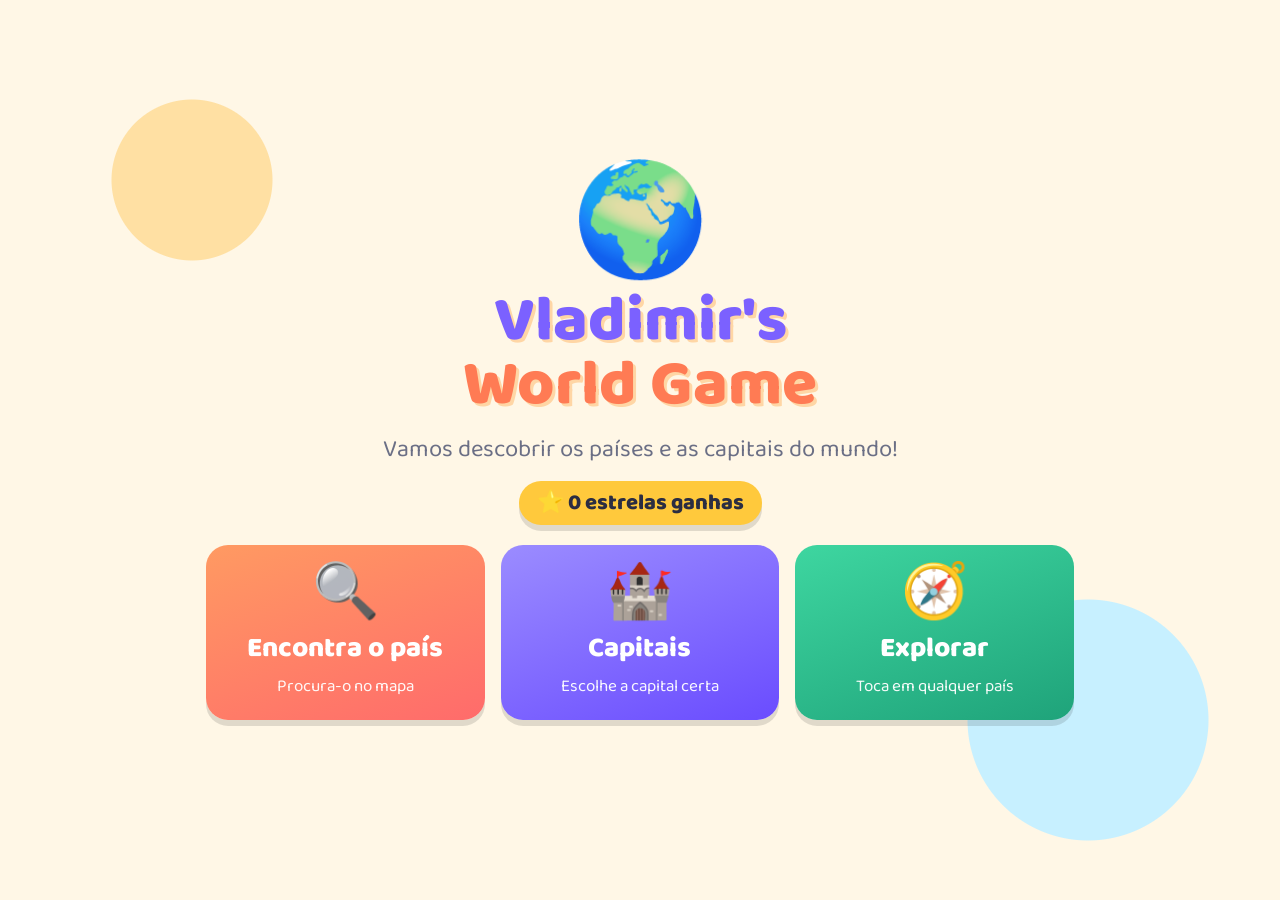
<file: vladimirs-world-game-pt/index.html>
<!doctype html>
<html lang="pt-PT">
<head>
  <meta charset="utf-8">
  <meta name="viewport" content="width=device-width, initial-scale=1, maximum-scale=1, user-scalable=no">
  <title>Vladimir's World Game em Português</title>
  <meta name="description" content="Jogo para crianças: encontra os países e as capitais no mapa do mundo.">
  <link rel="icon" href="data:image/svg+xml,<svg xmlns='http://www.w3.org/2000/svg' viewBox='0 0 100 100'><text y='.9em' font-size='90'>🌍</text></svg>">
  <link rel="preconnect" href="https://fonts.googleapis.com">
  <link rel="preconnect" href="https://fonts.gstatic.com" crossorigin>
  <link href="https://fonts.googleapis.com/css2?family=Baloo+2:wght@500;700;800&display=swap" rel="stylesheet">
  <link rel="stylesheet" href="style.css">
</head>
<body>

  <!-- ============ ECRAN PRINCIPAL ============ -->
  <section id="screen-home" class="screen home">
    <div class="home-inner">
      <div class="globe" aria-hidden="true">🌍</div>
      <h1 class="title">Vladimir's<br><span>World Game</span></h1>
      <p class="subtitle">Vamos descobrir os países e as capitais do mundo!</p>
      <div class="total-stars" id="total-stars">⭐ 0</div>

      <div class="mode-grid">
        <button class="mode-btn find" data-mode="find">
          <span class="mode-emoji">🔍</span>
          <span class="mode-name">Encontra o país</span>
          <span class="mode-desc">Procura-o no mapa</span>
        </button>
        <button class="mode-btn capitals" data-mode="capitals">
          <span class="mode-emoji">🏰</span>
          <span class="mode-name">Capitais</span>
          <span class="mode-desc">Escolhe a capital certa</span>
        </button>
        <button class="mode-btn explore" data-mode="explore">
          <span class="mode-emoji">🧭</span>
          <span class="mode-name">Explorar</span>
          <span class="mode-desc">Toca em qualquer país</span>
        </button>
      </div>
    </div>
  </section>

  <!-- ============ ALEGE REGIUNEA ============ -->
  <section id="screen-setup" class="screen setup" hidden>
    <div class="setup-inner">
      <button class="back-btn" id="setup-back" aria-label="Voltar">⬅️</button>
      <h2 id="setup-title">Onde queres jogar?</h2>
      <div class="region-grid" id="region-grid"></div>
      <h3>Que dificuldade?</h3>
      <div class="level-row" id="level-row">
        <button class="level-btn" data-level="1">⭐<span>Fácil</span></button>
        <button class="level-btn" data-level="2">⭐⭐<span>Médio</span></button>
        <button class="level-btn" data-level="3">⭐⭐⭐<span>Difícil</span></button>
      </div>
      <button class="play-btn" id="play-btn">Jogar! 🚀</button>
    </div>
  </section>

  <!-- ============ JOCUL ============ -->
  <section id="screen-game" class="screen game" hidden>
    <header class="topbar">
      <button class="icon-btn" id="home-btn" aria-label="Menu">🏠</button>
      <div class="progress" id="progress"></div>
      <div class="score" id="score">⭐ 0</div>
      <button class="icon-btn" id="sound-btn" aria-label="Som">🔊</button>
    </header>

    <div class="prompt" id="prompt">
      <div class="flag" id="prompt-flag"></div>
      <div class="prompt-text">
        <div class="prompt-small" id="prompt-small"></div>
        <div class="prompt-big" id="prompt-big"></div>
        <div class="prompt-extra" id="prompt-extra"></div>
      </div>
      <button class="icon-btn speak-btn" id="speak-btn" aria-label="Repetir">🗣️</button>
      <button class="next-btn" id="next-btn" hidden>Seguinte ➡️</button>
    </div>

    <div class="answers" id="answers" hidden></div>

    <div class="map-wrap" id="map-wrap">
      <svg id="map" role="img" aria-label="Mapa do mundo"></svg>
      <div class="map-controls">
        <button class="icon-btn" id="zoom-in" aria-label="Aumentar">➕</button>
        <button class="icon-btn" id="zoom-out" aria-label="Diminuir">➖</button>
        <button class="icon-btn" id="zoom-reset" aria-label="Mapa inteiro">🌍</button>
        <button class="icon-btn hint-btn" id="hint-btn" aria-label="Ajuda">💡</button>
      </div>
      <div class="toast" id="toast" hidden></div>
    </div>
  </section>

  <!-- ============ SFÂRȘIT DE RUNDĂ ============ -->
  <div class="overlay" id="end-overlay" hidden>
    <div class="end-card">
      <div class="trophy" id="end-trophy">🏆</div>
      <h2 id="end-title">Muito bem, Vladimir!</h2>
      <p id="end-text"></p>
      <div class="end-stars" id="end-stars"></div>
      <div class="end-buttons">
        <button class="play-btn" id="again-btn">Jogar outra vez 🔁</button>
        <button class="play-btn secondary" id="menu-btn">Menu 🏠</button>
      </div>
    </div>
  </div>

  <canvas id="confetti" aria-hidden="true"></canvas>

  <script src="vendor/d3.min.js"></script>
  <script src="vendor/topojson-client.min.js"></script>
  <script src="data/world-110m.js"></script>
  <script src="data/countries.js"></script>
  <script src="game.js"></script>
</body>
</html>
</file>
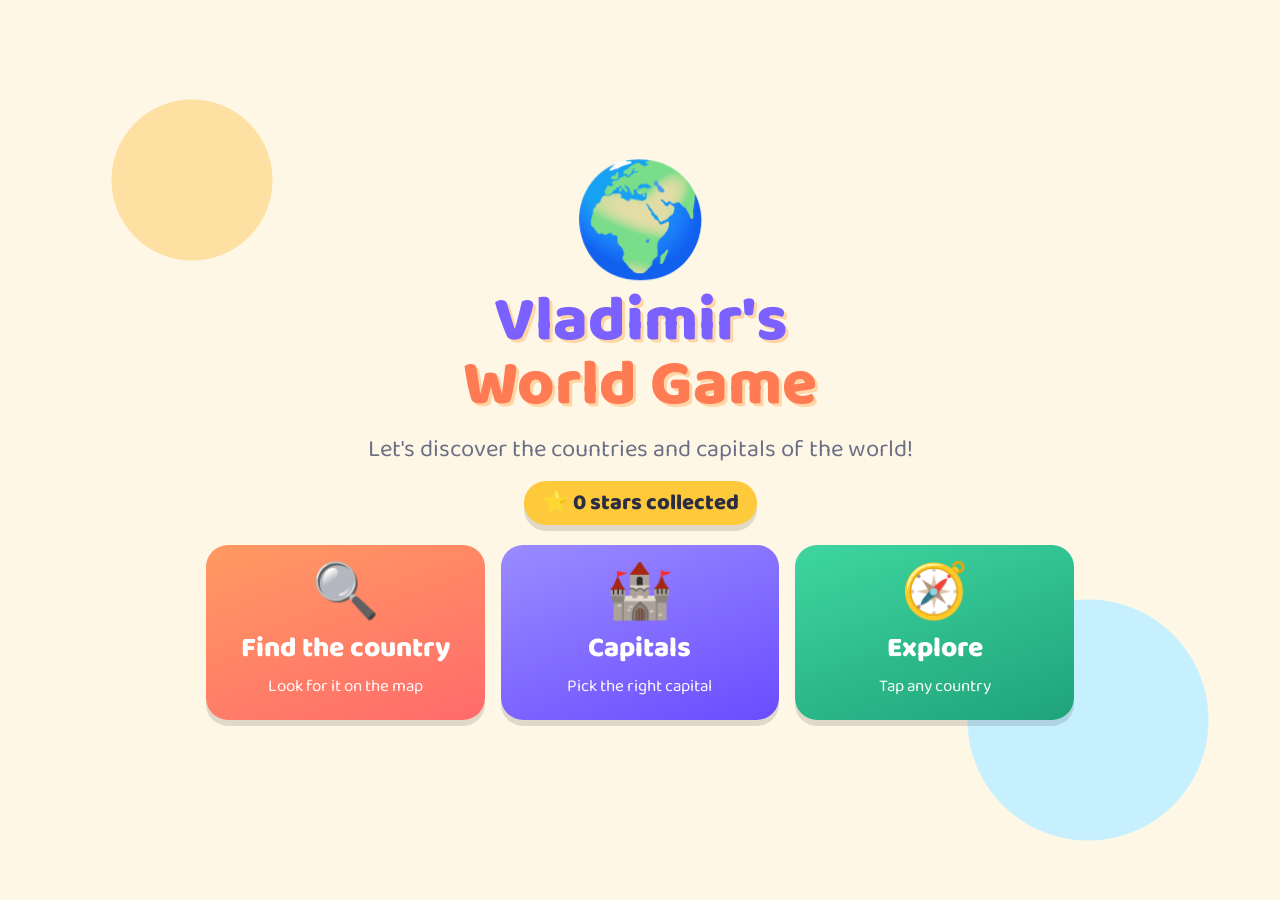
<file: vladimirs-world-game/index.html>
<!doctype html>
<html lang="en">
<head>
  <meta charset="utf-8">
  <meta name="viewport" content="width=device-width, initial-scale=1, maximum-scale=1, user-scalable=no">
  <title>Vladimir's World Game</title>
  <meta name="description" content="A kids' game: find countries and capitals on the world map.">
  <link rel="icon" href="data:image/svg+xml,<svg xmlns='http://www.w3.org/2000/svg' viewBox='0 0 100 100'><text y='.9em' font-size='90'>🌍</text></svg>">
  <link rel="preconnect" href="https://fonts.googleapis.com">
  <link rel="preconnect" href="https://fonts.gstatic.com" crossorigin>
  <link href="https://fonts.googleapis.com/css2?family=Baloo+2:wght@500;700;800&display=swap" rel="stylesheet">
  <link rel="stylesheet" href="style.css">
</head>
<body>

  <!-- ============ ECRAN PRINCIPAL ============ -->
  <section id="screen-home" class="screen home">
    <div class="home-inner">
      <div class="globe" aria-hidden="true">🌍</div>
      <h1 class="title">Vladimir's<br><span>World Game</span></h1>
      <p class="subtitle">Let's discover the countries and capitals of the world!</p>
      <div class="total-stars" id="total-stars">⭐ 0</div>

      <div class="mode-grid">
        <button class="mode-btn find" data-mode="find">
          <span class="mode-emoji">🔍</span>
          <span class="mode-name">Find the country</span>
          <span class="mode-desc">Look for it on the map</span>
        </button>
        <button class="mode-btn capitals" data-mode="capitals">
          <span class="mode-emoji">🏰</span>
          <span class="mode-name">Capitals</span>
          <span class="mode-desc">Pick the right capital</span>
        </button>
        <button class="mode-btn explore" data-mode="explore">
          <span class="mode-emoji">🧭</span>
          <span class="mode-name">Explore</span>
          <span class="mode-desc">Tap any country</span>
        </button>
      </div>
    </div>
  </section>

  <!-- ============ ALEGE REGIUNEA ============ -->
  <section id="screen-setup" class="screen setup" hidden>
    <div class="setup-inner">
      <button class="back-btn" id="setup-back" aria-label="Back">⬅️</button>
      <h2 id="setup-title">Where do you want to play?</h2>
      <div class="region-grid" id="region-grid"></div>
      <h3>How hard?</h3>
      <div class="level-row" id="level-row">
        <button class="level-btn" data-level="1">⭐<span>Easy</span></button>
        <button class="level-btn" data-level="2">⭐⭐<span>Medium</span></button>
        <button class="level-btn" data-level="3">⭐⭐⭐<span>Hard</span></button>
      </div>
      <button class="play-btn" id="play-btn">Play! 🚀</button>
    </div>
  </section>

  <!-- ============ JOCUL ============ -->
  <section id="screen-game" class="screen game" hidden>
    <header class="topbar">
      <button class="icon-btn" id="home-btn" aria-label="Menu">🏠</button>
      <div class="progress" id="progress"></div>
      <div class="score" id="score">⭐ 0</div>
      <button class="icon-btn" id="sound-btn" aria-label="Sound">🔊</button>
    </header>

    <div class="prompt" id="prompt">
      <div class="flag" id="prompt-flag"></div>
      <div class="prompt-text">
        <div class="prompt-small" id="prompt-small"></div>
        <div class="prompt-big" id="prompt-big"></div>
        <div class="prompt-extra" id="prompt-extra"></div>
      </div>
      <button class="icon-btn speak-btn" id="speak-btn" aria-label="Say it again">🗣️</button>
      <button class="next-btn" id="next-btn" hidden>Next ➡️</button>
    </div>

    <div class="answers" id="answers" hidden></div>

    <div class="map-wrap" id="map-wrap">
      <svg id="map" role="img" aria-label="World map"></svg>
      <div class="map-controls">
        <button class="icon-btn" id="zoom-in" aria-label="Zoom in">➕</button>
        <button class="icon-btn" id="zoom-out" aria-label="Zoom out">➖</button>
        <button class="icon-btn" id="zoom-reset" aria-label="Whole map">🌍</button>
        <button class="icon-btn hint-btn" id="hint-btn" aria-label="Hint">💡</button>
      </div>
      <div class="toast" id="toast" hidden></div>
    </div>
  </section>

  <!-- ============ SFÂRȘIT DE RUNDĂ ============ -->
  <div class="overlay" id="end-overlay" hidden>
    <div class="end-card">
      <div class="trophy" id="end-trophy">🏆</div>
      <h2 id="end-title">Well done, Vladimir!</h2>
      <p id="end-text"></p>
      <div class="end-stars" id="end-stars"></div>
      <div class="end-buttons">
        <button class="play-btn" id="again-btn">Play again 🔁</button>
        <button class="play-btn secondary" id="menu-btn">Menu 🏠</button>
      </div>
    </div>
  </div>

  <canvas id="confetti" aria-hidden="true"></canvas>

  <script src="vendor/d3.min.js"></script>
  <script src="vendor/topojson-client.min.js"></script>
  <script src="data/world-110m.js"></script>
  <script src="data/countries.js"></script>
  <script src="game.js"></script>
</body>
</html>
</file>
<file: vladimir-and-leo/style.css>
/* Layout: harta ocupă stânga, panoul cu destinații dreapta (dedesubt pe telefon); cardurile apar deasupra. */
:root {
  --sky: #eaf5fc;
  --sea: #a7d8f0;
  --navy: #1d3557;
  --navy-2: #2b4a75;
  --red: #e63946;
  --red-dark: #b62a35;
  --cream: #fff8e8;
  --ink: #17243a;
  --muted: #5d6b80;
  --line: #d5e3ee;
  --green: #2a9d8f;
  --gold: #f2a900;
  --card: #ffffff;
  --font: 'Baloo 2', 'Trebuchet MS', system-ui, sans-serif;
  color-scheme: light;
}
* { box-sizing: border-box; }
html, body { margin: 0; height: 100%; background: var(--sky); color: var(--ink); font-family: var(--font); }
body { overflow: hidden; -webkit-tap-highlight-color: transparent; }
button { font-family: inherit; color: inherit; cursor: pointer; border: none; background: none; }
button:focus-visible, input:focus-visible { outline: 3px solid var(--gold); outline-offset: 2px; }
[hidden] { display: none !important; }

.btn {
  font-weight: 800;
  font-size: 19px;
  border-radius: 999px;
  padding: 8px 20px;
  transition: transform 0.12s;
}
.btn:active { transform: translateY(2px); }
.btn.primary { background: var(--red); color: #fff; box-shadow: 0 4px 0 var(--red-dark); }
.btn.ghost { background: #fff; color: var(--navy); box-shadow: inset 0 0 0 2px var(--line), 0 3px 0 var(--line); }
.btn.small { font-size: 15px; padding: 2px 12px; background: var(--sky); color: var(--navy); }
.icon {
  width: 44px;
  height: 44px;
  flex: none;
  border-radius: 12px;
  background: #fff;
  font-size: 21px;
  display: grid;
  place-items: center;
  box-shadow: 0 2px 0 var(--line), inset 0 0 0 1px var(--line);
}
.eyebrow { margin: 0; font-size: 14px; font-weight: 700; letter-spacing: 1.5px; text-transform: uppercase; color: var(--red); }

/* ---------- aplicația ---------- */
.app { height: 100%; display: flex; flex-direction: column; }
.topbar {
  display: flex;
  align-items: center;
  gap: 10px;
  padding: calc(8px + env(safe-area-inset-top, 0px)) 16px 8px;
  background: var(--navy);
  color: #fff;
}
.brand { font-size: 20px; font-weight: 600; white-space: nowrap; overflow: hidden; text-overflow: ellipsis; flex: 1; min-width: 0; }
.brand b { color: #ffd166; }
.chips { display: flex; gap: 6px; }
.chip { background: var(--navy-2); border-radius: 999px; padding: 2px 12px; font-weight: 700; font-size: 16px; white-space: nowrap; font-variant-numeric: tabular-nums; }

.main { flex: 1; min-height: 0; display: flex; }
.map-wrap { position: relative; flex: 1; min-width: 0; background: var(--sea); overflow: hidden; }
#map { width: 100%; height: 100%; display: block; touch-action: none; cursor: grab; }
#map .country { stroke: #fff; stroke-width: 0.7px; vector-effect: non-scaling-stroke; }
#map .graticule { fill: none; stroke: #fff; stroke-opacity: 0.35; stroke-width: 0.5px; vector-effect: non-scaling-stroke; }
#map .route { fill: none; stroke: var(--red); stroke-width: 3px; stroke-dasharray: 8 7; vector-effect: non-scaling-stroke; }
#map .city { cursor: pointer; }
#map .city .dot { fill: var(--navy); stroke: #fff; vector-effect: non-scaling-stroke; stroke-width: 2px; }
#map .city.capital .dot { fill: var(--gold); stroke: var(--navy); stroke-width: 1.5px; }
#map .city.visited .dot { fill: var(--green); }
#map .city.selected .dot { fill: var(--red); }
#map .city .ring { fill: none; stroke: var(--red); stroke-width: 3px; vector-effect: non-scaling-stroke; opacity: 0; }
#map .city.selected .ring { opacity: 1; animation: ring 1.2s ease-out infinite; }
@keyframes ring { from { stroke-opacity: 1; } to { stroke-opacity: 0; } }
#map .city text {
  font-family: var(--font);
  font-weight: 700;
  fill: var(--ink);
  paint-order: stroke;
  stroke: #fff;
  stroke-width: 4px;
  stroke-linejoin: round;
  pointer-events: none;
}
#map .city.current text { fill: var(--red); }
#map .plane path { fill: var(--red); stroke: #fff; stroke-width: 1.5px; }

.tooltip {
  position: absolute;
  pointer-events: none;
  background: var(--navy);
  color: #fff;
  border-radius: 12px;
  padding: 6px 12px;
  font-size: 16px;
  line-height: 1.2;
  white-space: nowrap;
  transform: translate(-50%, calc(-100% - 14px));
}
.tooltip small { color: #bcd0ea; }
.map-controls { position: absolute; right: 12px; top: 12px; display: flex; flex-direction: column; gap: 8px; }
.map-fly { position: absolute; left: 50%; bottom: 16px; transform: translateX(-50%); font-size: 21px; white-space: nowrap; max-width: calc(100% - 32px); overflow: hidden; text-overflow: ellipsis; }
.map-fly:active { transform: translate(-50%, 2px); }

/* ---------- panoul ---------- */
.panel {
  width: 380px;
  flex: none;
  display: flex;
  flex-direction: column;
  background: #fff;
  border-left: 1px solid var(--line);
  min-height: 0;
}
.here { display: flex; align-items: center; gap: 12px; padding: 12px 16px; border-bottom: 1px solid var(--line); background: var(--cream); }
.here-flag { font-size: 40px; width: 56px; height: 40px; display: grid; place-items: center; flex: none; }
.here-flag img, .city-flag img, .row-flag img { width: 100%; height: 100%; object-fit: contain; }
.here > div:nth-child(2) { flex: 1; min-width: 0; }
.label { font-size: 13px; color: var(--muted); font-weight: 700; text-transform: uppercase; letter-spacing: 1px; }
.here-name { font-size: 26px; font-weight: 800; line-height: 1.05; color: var(--navy); }
.here-country { font-size: 15px; color: var(--muted); }
#choose { display: flex; flex-direction: column; min-height: 0; flex: 1; padding: 12px 16px 0; }
#choose h2 { margin: 0 0 8px; font-size: 22px; line-height: 1.15; text-wrap: balance; color: var(--navy); }
.search {
  display: flex;
  align-items: center;
  gap: 8px;
  border: 2px solid var(--line);
  border-radius: 14px;
  padding: 2px 12px;
  font-size: 20px;
}
.search:focus-within { border-color: var(--navy); }
.search input { flex: 1; min-width: 0; border: none; outline: none; font: inherit; font-size: 20px; padding: 6px 0; background: transparent; color: var(--ink); }
.filters { display: flex; flex-wrap: wrap; gap: 6px; margin: 8px 0 0; }
.filters.regions { margin: 6px 0 8px; }
.filters.regions .filter { background: #fff3e0; color: #8a4b00; }
.filters.regions .filter.on { background: #e07b00; color: #fff; }
.filter { font-size: 15px; font-weight: 700; padding: 2px 12px; border-radius: 999px; background: var(--sky); color: var(--navy); }
.filter.on { background: var(--navy); color: #fff; }
.list { list-style: none; margin: 0 -16px; padding: 0 8px 16px; overflow-y: auto; flex: 1; min-height: 0; }
.row {
  display: grid;
  grid-template-columns: 40px 1fr auto;
  align-items: center;
  gap: 10px;
  padding: 6px 8px;
  border-radius: 12px;
  cursor: pointer;
}
.row:hover, .row.hover { background: var(--sky); }
.row.selected { background: #ffe9eb; box-shadow: inset 0 0 0 2px var(--red); }
.row-flag { width: 40px; height: 28px; font-size: 28px; display: grid; place-items: center; }
.row-name { font-size: 19px; font-weight: 700; line-height: 1.1; }
.row-name .star { color: var(--gold); }
.row-name .seen { color: var(--green); font-size: 15px; }
.row-sub { font-size: 14px; color: var(--muted); }
.row-km { font-size: 14px; color: var(--muted); text-align: right; font-variant-numeric: tabular-nums; white-space: nowrap; }
.row .btn { grid-column: 1 / -1; margin-top: 4px; }
.empty { color: var(--muted); padding: 12px 8px; font-size: 17px; }

/* ---------- biletul de îmbarcare ---------- */
.boarding { padding: 16px; }
.ticket { background: var(--cream); border: 2px dashed #e6c98f; border-radius: 18px; padding: 14px 16px; }
.ticket-top { font-size: 13px; font-weight: 800; letter-spacing: 2px; color: var(--red); }
.ticket-route { display: flex; align-items: center; justify-content: space-between; gap: 8px; margin: 10px 0; }
.ticket-route small { display: block; color: var(--muted); font-size: 13px; text-transform: uppercase; letter-spacing: 1px; }
.ticket-route b { font-size: 24px; line-height: 1.05; color: var(--navy); }
.ticket-route > div:last-child { text-align: right; }
.ticket-plane { font-size: 30px; animation: fly 1s ease-in-out infinite alternate; }
@keyframes fly { from { transform: translateY(-3px); } to { transform: translateY(3px); } }
.ticket-info { font-size: 17px; color: var(--ink); }
.progress { height: 10px; background: #f0e2c2; border-radius: 999px; margin-top: 10px; overflow: hidden; }
.progress div { height: 100%; width: 0; background: var(--red); border-radius: 999px; }

/* ---------- carduri ---------- */
.overlay {
  position: fixed;
  inset: 0;
  z-index: 10;
  display: grid;
  place-items: center;
  padding: 16px;
  background: rgba(23, 36, 58, 0.5);
  overflow-y: auto;
}
.card {
  position: relative;
  width: 100%;
  max-width: 520px;
  background: var(--card);
  border-radius: 24px;
  padding: 22px 22px 20px;
  box-shadow: 0 18px 50px rgba(23, 36, 58, 0.35);
  animation: pop 0.35s ease-out;
}
@keyframes pop { from { transform: translateY(20px) scale(0.95); opacity: 0; } to { transform: none; opacity: 1; } }
.city { text-align: center; }
.city-emoji { font-size: 64px; line-height: 1; }
.city h2 { margin: 2px 0 4px; font-size: 38px; line-height: 1.05; color: var(--navy); text-wrap: balance; }
.city-meta { display: flex; flex-wrap: wrap; align-items: center; justify-content: center; gap: 8px; font-size: 18px; color: var(--muted); }
.city-flag { width: 36px; height: 26px; font-size: 26px; display: grid; place-items: center; }
.tag { background: #fff3cc; color: #8a6100; border-radius: 999px; padding: 0 10px; font-weight: 700; font-size: 15px; }
.airport-note { background: var(--sky); border-radius: 12px; padding: 6px 12px; font-size: 16px; margin: 10px 0 0; }
.hello { margin: 12px 0 6px; font-size: 19px; }
.hello b { font-size: 26px; color: var(--red); }
.facts { list-style: none; padding: 0; margin: 10px 0; display: grid; gap: 8px; text-align: left; }
.facts li { background: var(--cream); border-radius: 12px; padding: 8px 12px 8px 40px; font-size: 18px; line-height: 1.3; position: relative; }
.facts li::before { content: '💡'; position: absolute; left: 10px; top: 8px; }
.food { font-size: 17px; color: var(--muted); margin: 6px 0 14px; }
.card-buttons { display: flex; flex-wrap: wrap; gap: 10px; justify-content: center; }
.stamp {
  position: absolute;
  top: 14px;
  right: 14px;
  width: 92px;
  height: 92px;
  border: 4px solid var(--red);
  border-radius: 50%;
  color: var(--red);
  display: grid;
  place-items: center;
  text-align: center;
  font-weight: 800;
  font-size: 12px;
  line-height: 1.1;
  transform: rotate(-14deg);
  opacity: 0.85;
  animation: stampin 0.5s 0.4s ease-out both;
}
@keyframes stampin { from { transform: rotate(-14deg) scale(2.2); opacity: 0; } to { transform: rotate(-14deg) scale(1); opacity: 0.85; } }

/* ---------- pașaport ---------- */
.passport { max-width: 640px; background: var(--cream); }
.close { position: absolute; top: 12px; right: 12px; width: 40px; height: 40px; font-size: 20px; border-radius: 50%; background: #fff; }
.passport-head { display: flex; align-items: center; gap: 14px; background: var(--navy); color: #fff; border-radius: 16px; padding: 12px 16px; margin-right: 44px; }
.passport-head h2 { margin: 0; font-size: 28px; color: #ffd166; }
.passport-head .eyebrow { color: #bcd0ea; }
.passport-emblem { font-size: 44px; }
.stats { display: grid; grid-template-columns: repeat(3, 1fr); gap: 8px; margin: 14px 0; }
.stat { background: #fff; border-radius: 14px; padding: 8px; text-align: center; }
.stat b { display: block; font-size: 28px; color: var(--navy); font-variant-numeric: tabular-nums; }
.stat span { font-size: 14px; color: var(--muted); }
.passport h3 { margin: 12px 0 8px; color: var(--navy); font-size: 20px; }
.badges { display: grid; grid-template-columns: repeat(auto-fill, minmax(140px, 1fr)); gap: 8px; }
.badge { background: #fff; border-radius: 14px; padding: 8px; text-align: center; font-size: 14px; line-height: 1.2; color: var(--muted); }
.badge .b-icon { font-size: 30px; display: block; filter: grayscale(1); opacity: 0.4; }
.badge.got { color: var(--ink); box-shadow: inset 0 0 0 2px var(--gold); }
.badge.got .b-icon { filter: none; opacity: 1; }
.badge b { display: block; font-size: 15px; }
.stamps { display: grid; grid-template-columns: repeat(auto-fill, minmax(96px, 1fr)); gap: 10px; }
.pstamp {
  aspect-ratio: 1;
  max-width: 100%;
  border: 3px solid var(--c, var(--red));
  color: var(--c, var(--red));
  border-radius: 50%;
  display: grid;
  place-items: center;
  text-align: center;
  font-weight: 800;
  font-size: 13px;
  line-height: 1.1;
  padding: 6px;
  background: #fff;
}
.pstamp span { font-size: 26px; display: block; }

/* ---------- start ---------- */
.start { background: linear-gradient(160deg, rgba(29, 53, 87, 0.85), rgba(167, 216, 240, 0.7)); }
.start-card { max-width: 560px; text-align: center; color: #fff; }
.start-plane { font-size: 80px; animation: takeoff 3s ease-in-out infinite; display: inline-block; }
@keyframes takeoff { 0%, 100% { transform: translate(-10px, 6px) rotate(-6deg); } 50% { transform: translate(10px, -6px) rotate(4deg); } }
.start .eyebrow { color: #ffd166; }
.start h1 { margin: 4px 0 8px; font-size: clamp(36px, 8vw, 60px); line-height: 1; text-wrap: balance; }
.start h1 span { color: #ffd166; }
.lead { font-size: 20px; line-height: 1.35; margin: 0 auto 18px; max-width: 46ch; }
.start-buttons { display: flex; flex-direction: column; align-items: center; gap: 10px; }
.start-buttons .btn { font-size: 22px; }

#confetti { position: fixed; inset: 0; width: 100%; height: 100%; pointer-events: none; z-index: 30; }

@media (max-width: 820px) {
  .main { flex-direction: column; }
  .map-wrap { flex: none; height: 44vh; }
  .panel { width: auto; flex: 1; border-left: none; border-top: 1px solid var(--line); }
  .brand { font-size: 16px; white-space: normal; line-height: 1.1; }
  .brand > span { display: none; }
  .brand b { display: block; line-height: 1; }
  .chip { font-size: 14px; padding: 2px 8px; }
  .here { padding: 8px 16px; }
  .here-name { font-size: 22px; }
  .stamp { width: 74px; height: 74px; font-size: 10px; }
  .city h2 { font-size: 32px; }
}
@media (max-width: 440px) {
  #chip-km { display: none; }
  .brand { font-size: 15px; }
}
@media (prefers-reduced-motion: reduce) {
  .start-plane, .ticket-plane, #map .city.selected .ring { animation: none; }
}
</file>
<file: vladimirs-world-game-pt/style.css>
:root {
  --bg: #fff7e6;
  --ink: #2b2d42;
  --muted: #6b6f85;
  --card: #ffffff;
  --ocean: #8fd3f4;
  --ocean-deep: #5fb7e5;
  --accent: #ff7b54;
  --accent-2: #7b61ff;
  --good: #2ec27e;
  --bad: #ff5d5d;
  --gold: #ffc93c;
  --shadow: 0 6px 0 rgba(0, 0, 0, 0.12);
  --radius: 22px;
  --font: 'Baloo 2', 'Comic Sans MS', 'Chalkboard SE', system-ui, sans-serif;
}

* { box-sizing: border-box; }

html, body {
  margin: 0;
  height: 100%;
  background: var(--bg);
  color: var(--ink);
  font-family: var(--font);
  -webkit-tap-highlight-color: transparent;
  overscroll-behavior: none;
}

button {
  font-family: inherit;
  color: inherit;
  cursor: pointer;
  border: none;
  -webkit-user-select: none;
  user-select: none;
  touch-action: manipulation;
}

[hidden] { display: none !important; }

.screen {
  position: fixed;
  inset: 0;
  display: flex;
  flex-direction: column;
}

/* ---------------- Ecran principal ---------------- */
.home {
  overflow-y: auto;
  background:
    radial-gradient(circle at 15% 20%, #ffe0a3 0 80px, transparent 81px),
    radial-gradient(circle at 85% 80%, #c7f0ff 0 120px, transparent 121px),
    var(--bg);
}

.home-inner, .setup-inner {
  width: 100%;
  max-width: 900px;
  margin: auto;
  padding: 24px 16px 32px;
  text-align: center;
}

.globe {
  font-size: clamp(64px, 16vw, 110px);
  line-height: 1;
  animation: spin-bob 4s ease-in-out infinite;
}

@keyframes spin-bob {
  0%, 100% { transform: translateY(0) rotate(-8deg); }
  50% { transform: translateY(-12px) rotate(8deg); }
}

.title {
  margin: 8px 0 0;
  font-size: clamp(34px, 8vw, 64px);
  font-weight: 800;
  line-height: 1;
  color: var(--accent-2);
  text-shadow: 3px 3px 0 #ffd6a5;
}

.title span { color: var(--accent); }

.subtitle {
  font-size: clamp(18px, 4vw, 24px);
  color: var(--muted);
  margin: 12px 0;
}

.total-stars {
  display: inline-block;
  background: var(--gold);
  padding: 4px 18px;
  border-radius: 999px;
  font-size: 22px;
  font-weight: 800;
  box-shadow: var(--shadow);
  margin-bottom: 20px;
}

.mode-grid {
  display: grid;
  grid-template-columns: repeat(auto-fit, minmax(220px, 1fr));
  gap: 16px;
}

.mode-btn {
  display: flex;
  flex-direction: column;
  align-items: center;
  gap: 2px;
  padding: 20px 12px;
  border-radius: var(--radius);
  box-shadow: var(--shadow);
  color: #fff;
  transition: transform 0.12s;
}

.mode-btn:active { transform: translateY(4px); box-shadow: none; }
.mode-btn.find { background: linear-gradient(160deg, #ff9a62, #ff6b6b); }
.mode-btn.capitals { background: linear-gradient(160deg, #9b8cff, #6a4cff); }
.mode-btn.explore { background: linear-gradient(160deg, #3ed6a0, #1fa37a); }
.mode-emoji { font-size: 54px; line-height: 1.1; }
.mode-name { font-size: 28px; font-weight: 800; }
.mode-desc { font-size: 17px; opacity: 0.95; }

/* ---------------- Alege regiunea ---------------- */
.setup { overflow-y: auto; }
.setup-inner { position: relative; }
.setup h2 { font-size: clamp(26px, 6vw, 40px); margin: 8px 0 16px; padding: 0 64px; color: var(--accent-2); text-wrap: balance; }
.setup h3 { font-size: 26px; margin: 24px 0 10px; }

.back-btn {
  position: absolute;
  left: 16px;
  top: 20px;
  font-size: 30px;
  background: var(--card);
  border-radius: 16px;
  width: 56px;
  height: 56px;
  box-shadow: var(--shadow);
}

.region-grid {
  display: grid;
  grid-template-columns: repeat(auto-fit, minmax(140px, 1fr));
  gap: 12px;
}

.region-btn, .level-btn {
  background: var(--card);
  border-radius: var(--radius);
  box-shadow: var(--shadow);
  padding: 12px 8px;
  display: flex;
  flex-direction: column;
  align-items: center;
  font-size: 20px;
  font-weight: 700;
  border: 4px solid transparent;
  transition: transform 0.12s;
}

.region-btn .emoji { font-size: 44px; line-height: 1.1; }
.region-btn.selected, .level-btn.selected {
  border-color: var(--accent);
  background: #fff1e8;
  transform: scale(1.04);
}

.level-row {
  display: grid;
  grid-template-columns: repeat(3, 1fr);
  gap: 12px;
}

.level-btn { font-size: 24px; }
.level-btn span { font-size: 20px; }

.play-btn {
  margin-top: 24px;
  background: var(--accent);
  color: #fff;
  font-size: 30px;
  font-weight: 800;
  padding: 10px 40px;
  border-radius: 999px;
  box-shadow: 0 6px 0 #d8572f;
}

.play-btn:active { transform: translateY(4px); box-shadow: none; }
.play-btn.secondary { background: var(--accent-2); box-shadow: 0 6px 0 #4b33c9; }

/* ---------------- Jocul ---------------- */
.game { background: var(--ocean-deep); }

.topbar {
  display: flex;
  align-items: center;
  gap: 10px;
  padding: 8px 12px;
  background: var(--bg);
}

.icon-btn {
  background: var(--card);
  border-radius: 14px;
  width: 48px;
  height: 48px;
  font-size: 24px;
  box-shadow: 0 4px 0 rgba(0, 0, 0, 0.12);
  flex: none;
  display: grid;
  place-items: center;
}

.icon-btn:active { transform: translateY(3px); box-shadow: none; }

.progress {
  flex: 1;
  display: flex;
  gap: 6px;
  justify-content: center;
  flex-wrap: wrap;
}

.progress .dot {
  width: 18px;
  height: 18px;
  border-radius: 50%;
  background: #e8e2d6;
  display: grid;
  place-items: center;
  font-size: 12px;
}

.progress .dot.current { outline: 3px solid var(--accent); }
.progress .dot.star { background: var(--gold); }
.progress .dot.helped { background: #b9e6c9; }

.score {
  font-size: 24px;
  font-weight: 800;
  background: var(--gold);
  border-radius: 999px;
  padding: 0 14px;
  min-width: 72px;
  text-align: center;
}

.prompt {
  display: flex;
  align-items: center;
  gap: 12px;
  margin: 0 12px 8px;
  padding: 8px 12px;
  background: var(--card);
  border-radius: var(--radius);
  box-shadow: var(--shadow);
  flex-wrap: wrap;
}

.flag {
  width: 84px;
  height: 56px;
  flex: none;
  display: grid;
  place-items: center;
  font-size: 48px;
  line-height: 1;
}

.flag img {
  max-width: 100%;
  max-height: 100%;
  border-radius: 6px;
  box-shadow: 0 0 0 2px rgba(0, 0, 0, 0.08);
}

.prompt-text { flex: 1; min-width: 160px; }
.prompt-small { font-size: 18px; color: var(--muted); line-height: 1.1; }
.prompt-big {
  font-size: clamp(26px, 6vw, 40px);
  font-weight: 800;
  line-height: 1.05;
  color: var(--accent-2);
}
.prompt-extra { font-size: 20px; line-height: 1.2; }
.prompt-extra b { color: var(--accent); }

.next-btn {
  background: var(--good);
  color: #fff;
  font-size: 24px;
  font-weight: 800;
  border-radius: 999px;
  padding: 6px 22px;
  box-shadow: 0 5px 0 #1f8f5b;
  animation: pop 0.4s ease-out, wiggle 1.6s ease-in-out 1.5s infinite;
}

.next-btn:active { transform: translateY(4px); box-shadow: none; }

@keyframes pop { from { transform: scale(0.3); } to { transform: scale(1); } }
@keyframes wiggle {
  0%, 100% { transform: rotate(0); }
  10% { transform: rotate(-4deg); }
  20% { transform: rotate(4deg); }
  30% { transform: rotate(0); }
}

.answers {
  display: grid;
  grid-template-columns: repeat(3, 1fr);
  gap: 10px;
  margin: 0 12px 8px;
}

.answer-btn {
  background: var(--card);
  border-radius: 18px;
  font-size: clamp(18px, 4.5vw, 28px);
  font-weight: 800;
  padding: 10px 6px;
  box-shadow: var(--shadow);
  border: 4px solid transparent;
  line-height: 1.1;
}

.answer-btn:active { transform: translateY(4px); box-shadow: none; }
.answer-btn.right { background: var(--good); color: #fff; border-color: #1f8f5b; }
.answer-btn.wrong { background: #ffe1e1; color: #b04040; animation: shake 0.4s; opacity: 0.7; }

@keyframes shake {
  0%, 100% { transform: translateX(0); }
  25% { transform: translateX(-8px); }
  75% { transform: translateX(8px); }
}

.map-wrap {
  position: relative;
  flex: 1;
  min-height: 0;
  background: var(--ocean-deep);
  overflow: hidden;
}

#map {
  width: 100%;
  height: 100%;
  display: block;
  touch-action: none;
  cursor: grab;
}

#map .sphere { fill: var(--ocean); }
#map .graticule { fill: none; stroke: #ffffff; stroke-opacity: 0.25; stroke-width: 0.6px; vector-effect: non-scaling-stroke; }

#map .country {
  stroke: #ffffff;
  stroke-width: 0.8px;
  vector-effect: non-scaling-stroke;
  cursor: pointer;
  transition: fill 0.25s;
}

#map .country:hover { filter: brightness(1.08); }
#map .country.found { fill: #8ee4af !important; }
#map .country.correct { fill: var(--good) !important; }
#map .country.wrong { fill: var(--bad) !important; }
#map .country.target { fill: var(--gold) !important; stroke: #b87d00; stroke-width: 2px; }
#map .country.selected { fill: var(--gold) !important; stroke: #b87d00; stroke-width: 2px; }
#map .country.hint { animation: blink 0.7s ease-in-out infinite; stroke: #b87d00; stroke-width: 2px; }

@keyframes blink {
  0%, 100% { fill: var(--gold); }
  50% { fill: #ff8a3d; }
}

#map .label text {
  font-family: var(--font);
  font-weight: 800;
  paint-order: stroke;
  stroke: #ffffff;
  stroke-width: 5px;
  stroke-linejoin: round;
  text-anchor: middle;
  pointer-events: none;
}

#map .label .country-name { font-size: 22px; fill: var(--ink); }
#map .label .country-name.bad { fill: #c23a3a; }
#map .label .capital-name { font-size: 17px; fill: #7a2cff; }
#map .label .capital-dot { fill: #7a2cff; stroke: #fff; stroke-width: 3px; }
#map .label { pointer-events: none; animation: label-in 0.35s ease-out; }

@keyframes label-in { from { opacity: 0; } to { opacity: 1; } }

.map-controls {
  position: absolute;
  right: 12px;
  bottom: 12px;
  display: flex;
  flex-direction: column;
  gap: 8px;
}

.hint-btn { background: #fff4c2; }

.toast {
  position: absolute;
  left: 50%;
  bottom: 16px;
  transform: translateX(-50%);
  background: rgba(43, 45, 66, 0.9);
  color: #fff;
  font-size: 22px;
  font-weight: 700;
  padding: 6px 18px;
  border-radius: 999px;
  max-width: calc(100% - 100px);
  text-align: center;
  pointer-events: none;
}

/* ---------------- Sfârșit de rundă ---------------- */
.overlay {
  position: fixed;
  inset: 0;
  background: rgba(43, 45, 66, 0.55);
  display: grid;
  place-items: center;
  padding: 16px;
  z-index: 10;
}

.end-card {
  background: var(--card);
  border-radius: 28px;
  padding: 24px 20px;
  text-align: center;
  max-width: 480px;
  width: 100%;
  box-shadow: 0 10px 0 rgba(0, 0, 0, 0.15);
  animation: pop 0.45s ease-out;
}

.trophy { font-size: 90px; line-height: 1; animation: spin-bob 2.5s ease-in-out infinite; }
.end-card h2 { font-size: 36px; margin: 8px 0 0; color: var(--accent-2); }
.end-card p { font-size: 22px; margin: 6px 0; }
.end-stars { font-size: 34px; letter-spacing: 2px; word-break: break-all; }
.end-buttons { display: flex; flex-wrap: wrap; gap: 12px; justify-content: center; }
.end-buttons .play-btn { font-size: 24px; padding: 8px 24px; }

#confetti {
  position: fixed;
  inset: 0;
  width: 100%;
  height: 100%;
  pointer-events: none;
  z-index: 20;
}

/* Ecrane mici în mod peisaj: comprimăm antetul */
@media (max-height: 500px) {
  .topbar { padding: 4px 8px; }
  .icon-btn { width: 40px; height: 40px; font-size: 20px; }
  .prompt { margin-bottom: 4px; padding: 4px 10px; }
  .flag { width: 60px; height: 40px; font-size: 34px; }
  .prompt-big { font-size: 26px; }
  .answer-btn { padding: 4px; }
}

@media (max-width: 520px) {
  .prompt { gap: 8px; }
  .flag { width: 64px; height: 44px; font-size: 38px; }
  .next-btn { width: 100%; }
  .answers { gap: 6px; }
  .progress { gap: 4px; }
  .progress .dot { width: 13px; height: 13px; }
  .score { font-size: 20px; min-width: 60px; padding: 0 10px; }
}
</file>
<file: vladimirs-world-game/style.css>
:root {
  --bg: #fff7e6;
  --ink: #2b2d42;
  --muted: #6b6f85;
  --card: #ffffff;
  --ocean: #8fd3f4;
  --ocean-deep: #5fb7e5;
  --accent: #ff7b54;
  --accent-2: #7b61ff;
  --good: #2ec27e;
  --bad: #ff5d5d;
  --gold: #ffc93c;
  --shadow: 0 6px 0 rgba(0, 0, 0, 0.12);
  --radius: 22px;
  --font: 'Baloo 2', 'Comic Sans MS', 'Chalkboard SE', system-ui, sans-serif;
}

* { box-sizing: border-box; }

html, body {
  margin: 0;
  height: 100%;
  background: var(--bg);
  color: var(--ink);
  font-family: var(--font);
  -webkit-tap-highlight-color: transparent;
  overscroll-behavior: none;
}

button {
  font-family: inherit;
  color: inherit;
  cursor: pointer;
  border: none;
  -webkit-user-select: none;
  user-select: none;
  touch-action: manipulation;
}

[hidden] { display: none !important; }

.screen {
  position: fixed;
  inset: 0;
  display: flex;
  flex-direction: column;
}

/* ---------------- Ecran principal ---------------- */
.home {
  overflow-y: auto;
  background:
    radial-gradient(circle at 15% 20%, #ffe0a3 0 80px, transparent 81px),
    radial-gradient(circle at 85% 80%, #c7f0ff 0 120px, transparent 121px),
    var(--bg);
}

.home-inner, .setup-inner {
  width: 100%;
  max-width: 900px;
  margin: auto;
  padding: 24px 16px 32px;
  text-align: center;
}

.globe {
  font-size: clamp(64px, 16vw, 110px);
  line-height: 1;
  animation: spin-bob 4s ease-in-out infinite;
}

@keyframes spin-bob {
  0%, 100% { transform: translateY(0) rotate(-8deg); }
  50% { transform: translateY(-12px) rotate(8deg); }
}

.title {
  margin: 8px 0 0;
  font-size: clamp(34px, 8vw, 64px);
  font-weight: 800;
  line-height: 1;
  color: var(--accent-2);
  text-shadow: 3px 3px 0 #ffd6a5;
}

.title span { color: var(--accent); }

.subtitle {
  font-size: clamp(18px, 4vw, 24px);
  color: var(--muted);
  margin: 12px 0;
}

.total-stars {
  display: inline-block;
  background: var(--gold);
  padding: 4px 18px;
  border-radius: 999px;
  font-size: 22px;
  font-weight: 800;
  box-shadow: var(--shadow);
  margin-bottom: 20px;
}

.mode-grid {
  display: grid;
  grid-template-columns: repeat(auto-fit, minmax(220px, 1fr));
  gap: 16px;
}

.mode-btn {
  display: flex;
  flex-direction: column;
  align-items: center;
  gap: 2px;
  padding: 20px 12px;
  border-radius: var(--radius);
  box-shadow: var(--shadow);
  color: #fff;
  transition: transform 0.12s;
}

.mode-btn:active { transform: translateY(4px); box-shadow: none; }
.mode-btn.find { background: linear-gradient(160deg, #ff9a62, #ff6b6b); }
.mode-btn.capitals { background: linear-gradient(160deg, #9b8cff, #6a4cff); }
.mode-btn.explore { background: linear-gradient(160deg, #3ed6a0, #1fa37a); }
.mode-emoji { font-size: 54px; line-height: 1.1; }
.mode-name { font-size: 28px; font-weight: 800; }
.mode-desc { font-size: 17px; opacity: 0.95; }

/* ---------------- Alege regiunea ---------------- */
.setup { overflow-y: auto; }
.setup-inner { position: relative; }
.setup h2 { font-size: clamp(26px, 6vw, 40px); margin: 8px 0 16px; color: var(--accent-2); }
.setup h3 { font-size: 26px; margin: 24px 0 10px; }

.back-btn {
  position: absolute;
  left: 16px;
  top: 20px;
  font-size: 30px;
  background: var(--card);
  border-radius: 16px;
  width: 56px;
  height: 56px;
  box-shadow: var(--shadow);
}

.region-grid {
  display: grid;
  grid-template-columns: repeat(auto-fit, minmax(140px, 1fr));
  gap: 12px;
}

.region-btn, .level-btn {
  background: var(--card);
  border-radius: var(--radius);
  box-shadow: var(--shadow);
  padding: 12px 8px;
  display: flex;
  flex-direction: column;
  align-items: center;
  font-size: 20px;
  font-weight: 700;
  border: 4px solid transparent;
  transition: transform 0.12s;
}

.region-btn .emoji { font-size: 44px; line-height: 1.1; }
.region-btn.selected, .level-btn.selected {
  border-color: var(--accent);
  background: #fff1e8;
  transform: scale(1.04);
}

.level-row {
  display: grid;
  grid-template-columns: repeat(3, 1fr);
  gap: 12px;
}

.level-btn { font-size: 24px; }
.level-btn span { font-size: 20px; }

.play-btn {
  margin-top: 24px;
  background: var(--accent);
  color: #fff;
  font-size: 30px;
  font-weight: 800;
  padding: 10px 40px;
  border-radius: 999px;
  box-shadow: 0 6px 0 #d8572f;
}

.play-btn:active { transform: translateY(4px); box-shadow: none; }
.play-btn.secondary { background: var(--accent-2); box-shadow: 0 6px 0 #4b33c9; }

/* ---------------- Jocul ---------------- */
.game { background: var(--ocean-deep); }

.topbar {
  display: flex;
  align-items: center;
  gap: 10px;
  padding: 8px 12px;
  background: var(--bg);
}

.icon-btn {
  background: var(--card);
  border-radius: 14px;
  width: 48px;
  height: 48px;
  font-size: 24px;
  box-shadow: 0 4px 0 rgba(0, 0, 0, 0.12);
  flex: none;
  display: grid;
  place-items: center;
}

.icon-btn:active { transform: translateY(3px); box-shadow: none; }

.progress {
  flex: 1;
  display: flex;
  gap: 6px;
  justify-content: center;
  flex-wrap: wrap;
}

.progress .dot {
  width: 18px;
  height: 18px;
  border-radius: 50%;
  background: #e8e2d6;
  display: grid;
  place-items: center;
  font-size: 12px;
}

.progress .dot.current { outline: 3px solid var(--accent); }
.progress .dot.star { background: var(--gold); }
.progress .dot.helped { background: #b9e6c9; }

.score {
  font-size: 24px;
  font-weight: 800;
  background: var(--gold);
  border-radius: 999px;
  padding: 0 14px;
  min-width: 72px;
  text-align: center;
}

.prompt {
  display: flex;
  align-items: center;
  gap: 12px;
  margin: 0 12px 8px;
  padding: 8px 12px;
  background: var(--card);
  border-radius: var(--radius);
  box-shadow: var(--shadow);
  flex-wrap: wrap;
}

.flag {
  width: 84px;
  height: 56px;
  flex: none;
  display: grid;
  place-items: center;
  font-size: 48px;
  line-height: 1;
}

.flag img {
  max-width: 100%;
  max-height: 100%;
  border-radius: 6px;
  box-shadow: 0 0 0 2px rgba(0, 0, 0, 0.08);
}

.prompt-text { flex: 1; min-width: 160px; }
.prompt-small { font-size: 18px; color: var(--muted); line-height: 1.1; }
.prompt-big {
  font-size: clamp(26px, 6vw, 40px);
  font-weight: 800;
  line-height: 1.05;
  color: var(--accent-2);
}
.prompt-extra { font-size: 20px; line-height: 1.2; }
.prompt-extra b { color: var(--accent); }

.next-btn {
  background: var(--good);
  color: #fff;
  font-size: 24px;
  font-weight: 800;
  border-radius: 999px;
  padding: 6px 22px;
  box-shadow: 0 5px 0 #1f8f5b;
  animation: pop 0.4s ease-out, wiggle 1.6s ease-in-out 1.5s infinite;
}

.next-btn:active { transform: translateY(4px); box-shadow: none; }

@keyframes pop { from { transform: scale(0.3); } to { transform: scale(1); } }
@keyframes wiggle {
  0%, 100% { transform: rotate(0); }
  10% { transform: rotate(-4deg); }
  20% { transform: rotate(4deg); }
  30% { transform: rotate(0); }
}

.answers {
  display: grid;
  grid-template-columns: repeat(3, 1fr);
  gap: 10px;
  margin: 0 12px 8px;
}

.answer-btn {
  background: var(--card);
  border-radius: 18px;
  font-size: clamp(18px, 4.5vw, 28px);
  font-weight: 800;
  padding: 10px 6px;
  box-shadow: var(--shadow);
  border: 4px solid transparent;
  line-height: 1.1;
}

.answer-btn:active { transform: translateY(4px); box-shadow: none; }
.answer-btn.right { background: var(--good); color: #fff; border-color: #1f8f5b; }
.answer-btn.wrong { background: #ffe1e1; color: #b04040; animation: shake 0.4s; opacity: 0.7; }

@keyframes shake {
  0%, 100% { transform: translateX(0); }
  25% { transform: translateX(-8px); }
  75% { transform: translateX(8px); }
}

.map-wrap {
  position: relative;
  flex: 1;
  min-height: 0;
  background: var(--ocean-deep);
  overflow: hidden;
}

#map {
  width: 100%;
  height: 100%;
  display: block;
  touch-action: none;
  cursor: grab;
}

#map .sphere { fill: var(--ocean); }
#map .graticule { fill: none; stroke: #ffffff; stroke-opacity: 0.25; stroke-width: 0.6px; vector-effect: non-scaling-stroke; }

#map .country {
  stroke: #ffffff;
  stroke-width: 0.8px;
  vector-effect: non-scaling-stroke;
  cursor: pointer;
  transition: fill 0.25s;
}

#map .country:hover { filter: brightness(1.08); }
#map .country.found { fill: #8ee4af !important; }
#map .country.correct { fill: var(--good) !important; }
#map .country.wrong { fill: var(--bad) !important; }
#map .country.target { fill: var(--gold) !important; stroke: #b87d00; stroke-width: 2px; }
#map .country.selected { fill: var(--gold) !important; stroke: #b87d00; stroke-width: 2px; }
#map .country.hint { animation: blink 0.7s ease-in-out infinite; stroke: #b87d00; stroke-width: 2px; }

@keyframes blink {
  0%, 100% { fill: var(--gold); }
  50% { fill: #ff8a3d; }
}

#map .label text {
  font-family: var(--font);
  font-weight: 800;
  paint-order: stroke;
  stroke: #ffffff;
  stroke-width: 5px;
  stroke-linejoin: round;
  text-anchor: middle;
  pointer-events: none;
}

#map .label .country-name { font-size: 22px; fill: var(--ink); }
#map .label .country-name.bad { fill: #c23a3a; }
#map .label .capital-name { font-size: 17px; fill: #7a2cff; }
#map .label .capital-dot { fill: #7a2cff; stroke: #fff; stroke-width: 3px; }
#map .label { pointer-events: none; animation: label-in 0.35s ease-out; }

@keyframes label-in { from { opacity: 0; } to { opacity: 1; } }

.map-controls {
  position: absolute;
  right: 12px;
  bottom: 12px;
  display: flex;
  flex-direction: column;
  gap: 8px;
}

.hint-btn { background: #fff4c2; }

.toast {
  position: absolute;
  left: 50%;
  bottom: 16px;
  transform: translateX(-50%);
  background: rgba(43, 45, 66, 0.9);
  color: #fff;
  font-size: 22px;
  font-weight: 700;
  padding: 6px 18px;
  border-radius: 999px;
  max-width: calc(100% - 100px);
  text-align: center;
  pointer-events: none;
}

/* ---------------- Sfârșit de rundă ---------------- */
.overlay {
  position: fixed;
  inset: 0;
  background: rgba(43, 45, 66, 0.55);
  display: grid;
  place-items: center;
  padding: 16px;
  z-index: 10;
}

.end-card {
  background: var(--card);
  border-radius: 28px;
  padding: 24px 20px;
  text-align: center;
  max-width: 480px;
  width: 100%;
  box-shadow: 0 10px 0 rgba(0, 0, 0, 0.15);
  animation: pop 0.45s ease-out;
}

.trophy { font-size: 90px; line-height: 1; animation: spin-bob 2.5s ease-in-out infinite; }
.end-card h2 { font-size: 36px; margin: 8px 0 0; color: var(--accent-2); }
.end-card p { font-size: 22px; margin: 6px 0; }
.end-stars { font-size: 34px; letter-spacing: 2px; word-break: break-all; }
.end-buttons { display: flex; flex-wrap: wrap; gap: 12px; justify-content: center; }
.end-buttons .play-btn { font-size: 24px; padding: 8px 24px; }

#confetti {
  position: fixed;
  inset: 0;
  width: 100%;
  height: 100%;
  pointer-events: none;
  z-index: 20;
}

/* Ecrane mici în mod peisaj: comprimăm antetul */
@media (max-height: 500px) {
  .topbar { padding: 4px 8px; }
  .icon-btn { width: 40px; height: 40px; font-size: 20px; }
  .prompt { margin-bottom: 4px; padding: 4px 10px; }
  .flag { width: 60px; height: 40px; font-size: 34px; }
  .prompt-big { font-size: 26px; }
  .answer-btn { padding: 4px; }
}

@media (max-width: 520px) {
  .prompt { gap: 8px; }
  .flag { width: 64px; height: 44px; font-size: 38px; }
  .next-btn { width: 100%; }
  .answers { gap: 6px; }
  .progress { gap: 4px; }
  .progress .dot { width: 13px; height: 13px; }
  .score { font-size: 20px; min-width: 60px; padding: 0 10px; }
}
</file>
